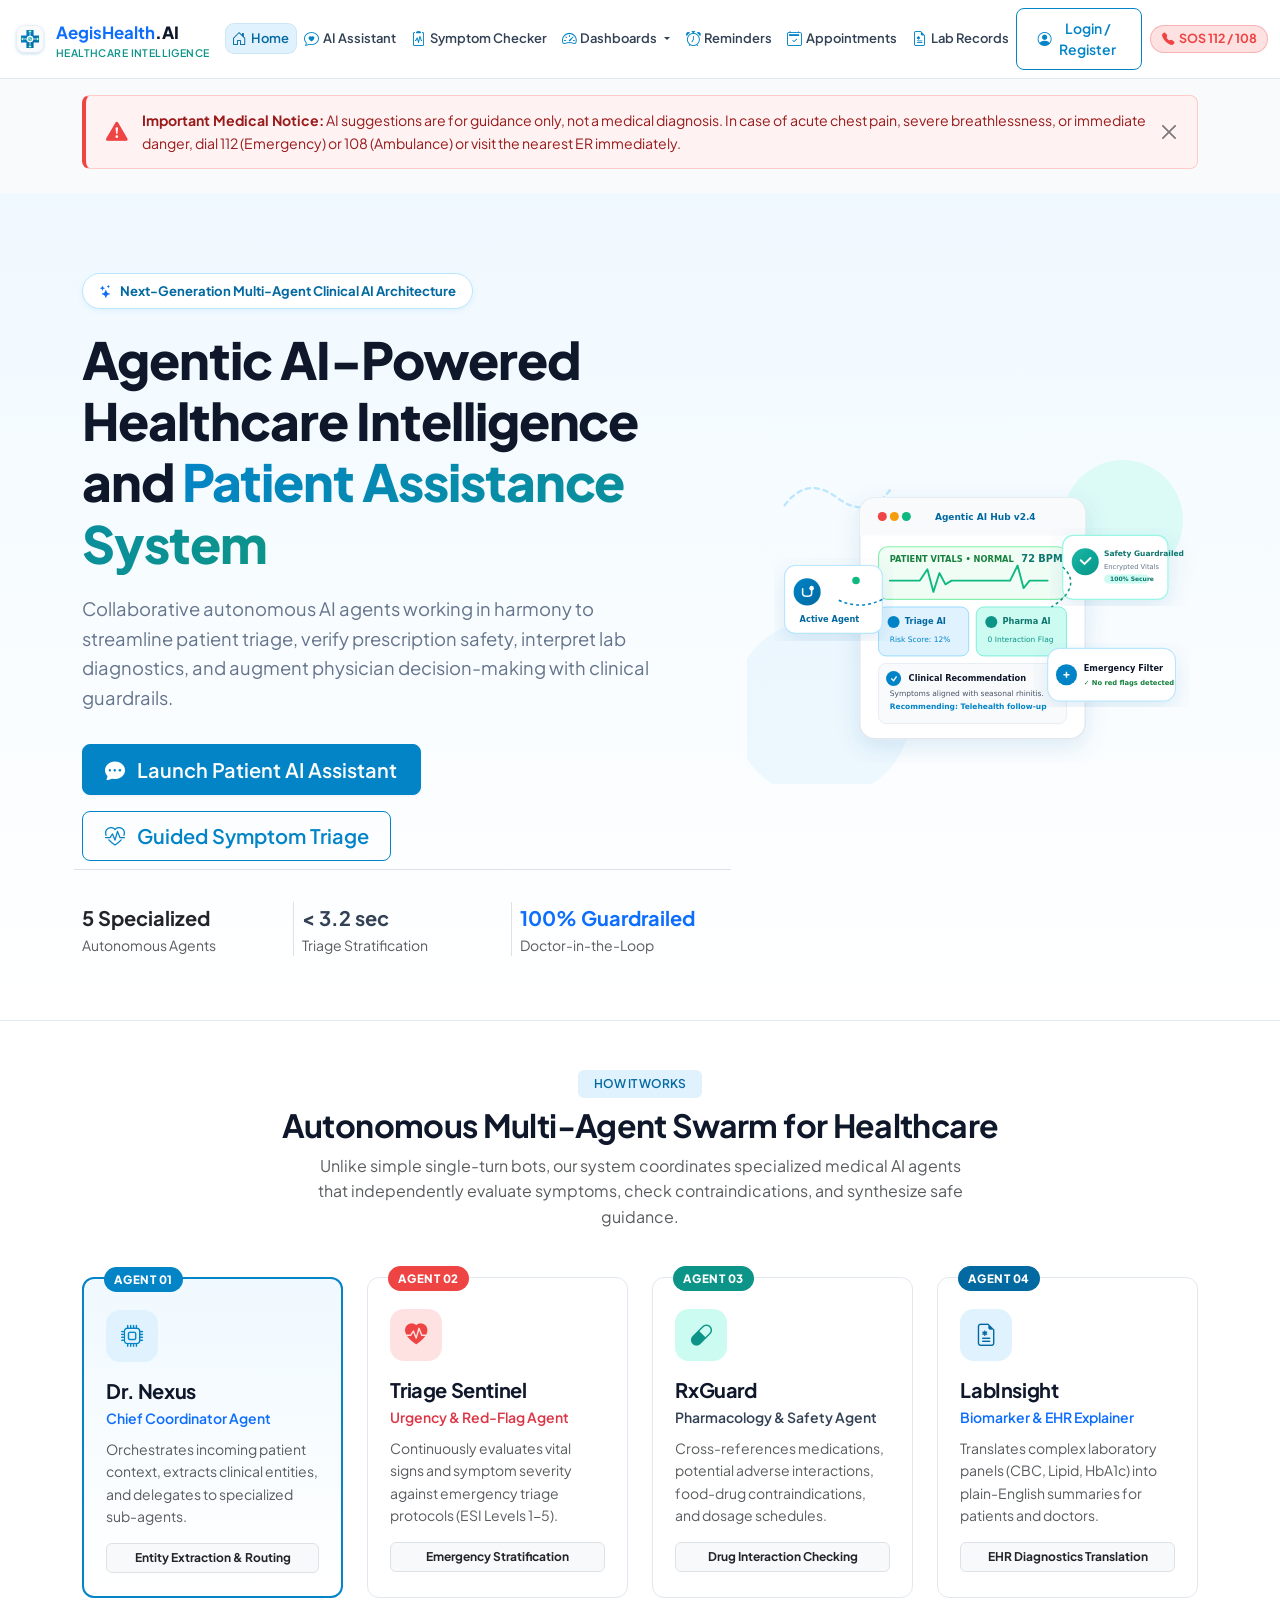
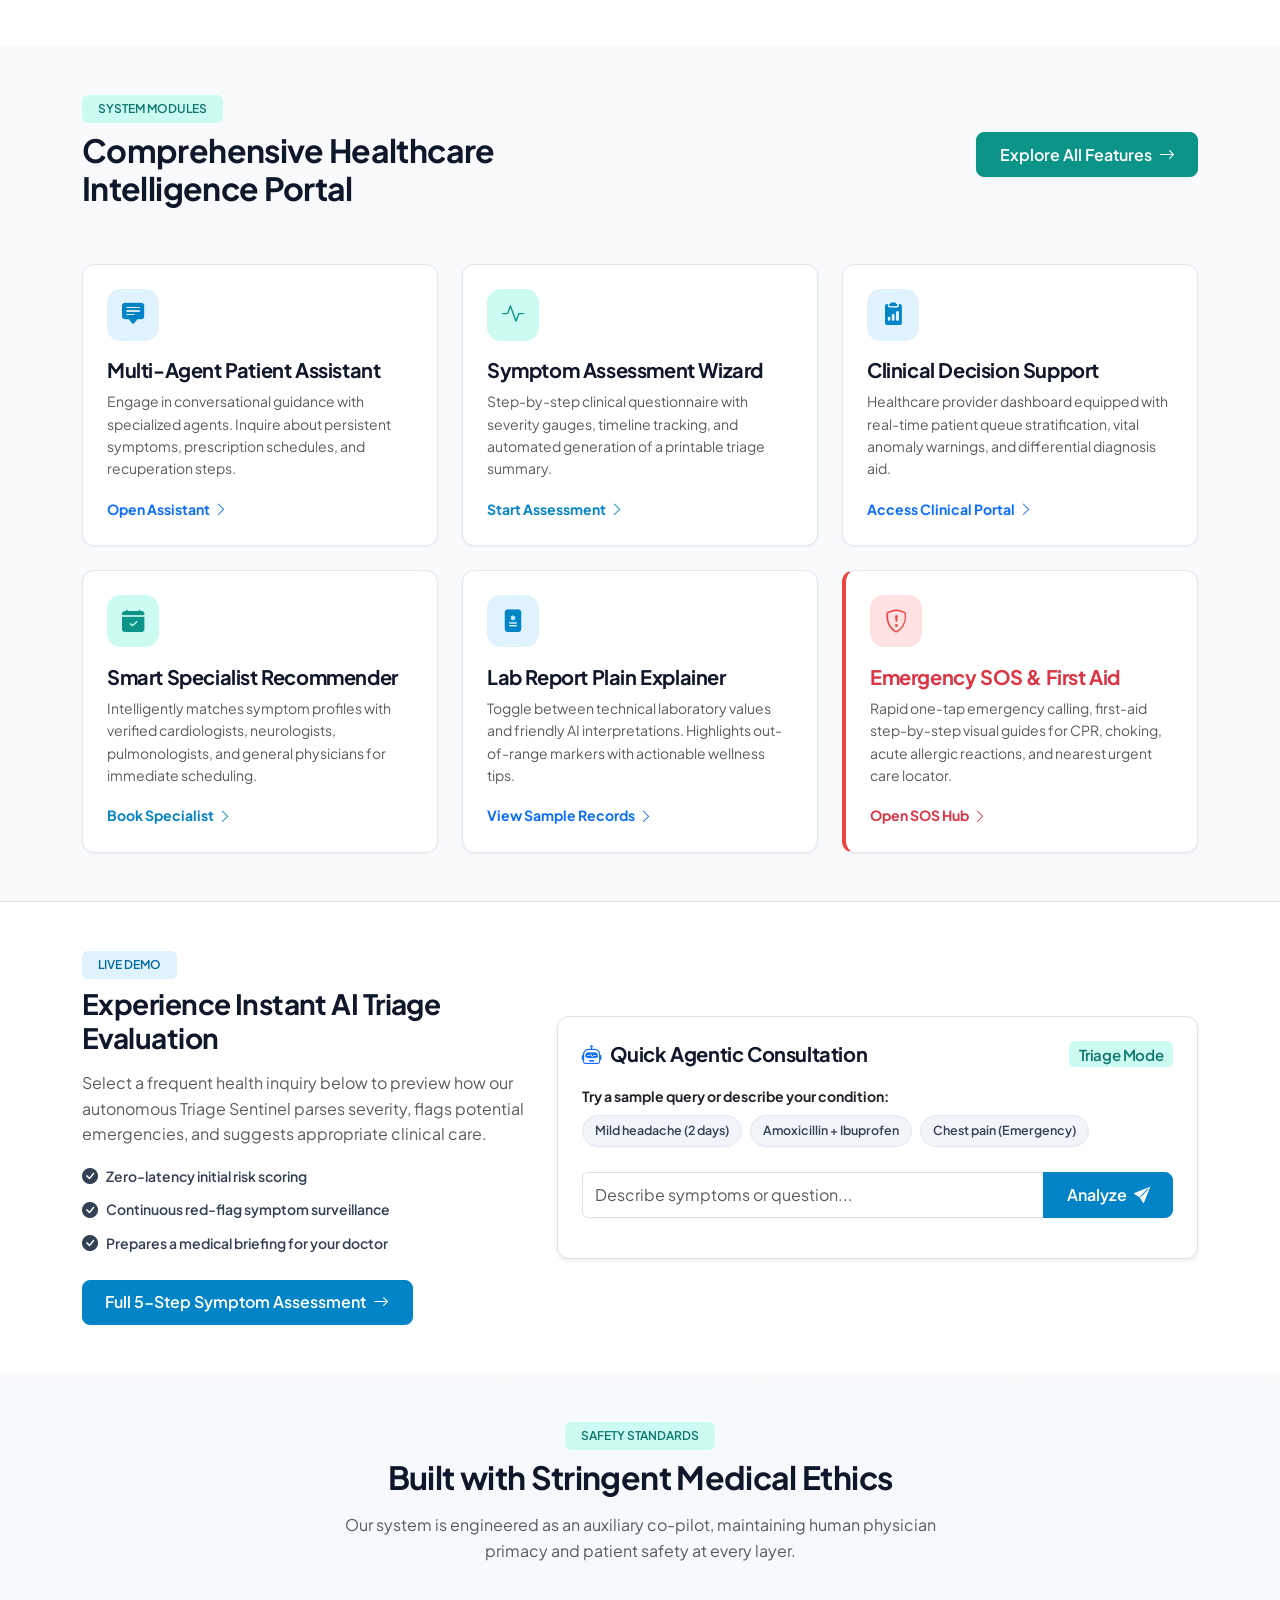
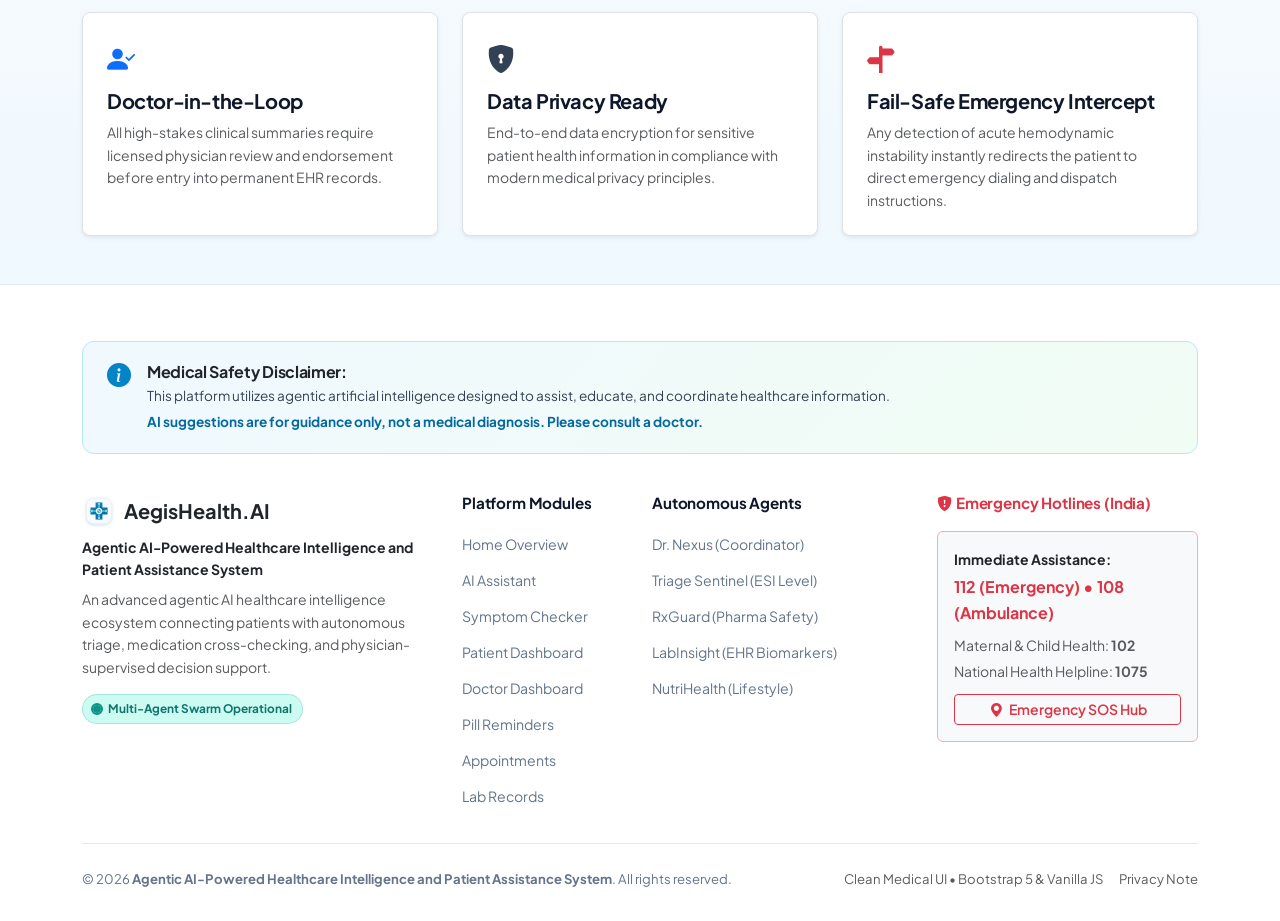
<file: index.html>
<!DOCTYPE html>
<html lang="en">
<head>
  <meta charset="UTF-8">
  <meta name="viewport" content="width=device-width, initial-scale=1.0">
  <title>Agentic AI-Powered Healthcare Intelligence and Patient Assistance System - AegisHealth AI</title>
  
  <!-- Google Fonts: Plus Jakarta Sans -->
  <link rel="preconnect" href="https://fonts.googleapis.com">
  <link rel="preconnect" href="https://fonts.gstatic.com" crossorigin>
  <link href="https://fonts.googleapis.com/css2?family=Plus+Jakarta+Sans:wght@400;500;600;700;800&display=swap" rel="stylesheet">
  
  <!-- Bootstrap 5 CSS -->
  <link href="https://cdn.jsdelivr.net/npm/bootstrap@5.3.3/dist/css/bootstrap.min.css" rel="stylesheet">
  
  <!-- Bootstrap Icons -->
  <link rel="stylesheet" href="https://cdn.jsdelivr.net/npm/bootstrap-icons@1.11.3/font/bootstrap-icons.min.css">
  
  <!-- Custom Medical Theme Stylesheet -->
  <link rel="stylesheet" href="css/style.css">
</head>
<body>

  <!-- ========================================================================
       SHARED NAVBAR
       ======================================================================== -->
  <nav class="navbar navbar-expand-xl site-navbar sticky-top">
    <div class="container">
      <a class="navbar-brand" href="index.html">
        <div class="brand-icon">
          <img src="images/logo.svg" alt="AegisHealth AI" width="40" height="40">
        </div>
        <div>
          <span class="text-primary fw-bold">AegisHealth</span><span class="text-teal">.AI</span>
          <span class="brand-text-sub">Healthcare Intelligence</span>
        </div>
      </a>

      <!-- Mobile Toggler -->
      <button class="navbar-toggler border-0 shadow-none" type="button" data-bs-toggle="collapse" data-bs-target="#mainNavbar" aria-controls="mainNavbar" aria-expanded="false" aria-label="Toggle navigation">
        <i class="bi bi-list fs-2 text-primary"></i>
      </button>

      <!-- Navigation Menu -->
      <div class="collapse navbar-collapse" id="mainNavbar">
        <ul class="navbar-nav mx-auto mb-2 mb-xl-0">
          <li class="nav-item">
            <a class="nav-link active" href="index.html">
              <i class="bi bi-house-door"></i> Home
            </a>
          </li>
          <li class="nav-item">
            <a class="nav-link" href="pages/patient-assistant.html">
              <i class="bi bi-chat-heart"></i> AI Assistant
            </a>
          </li>
          <li class="nav-item">
            <a class="nav-link" href="pages/symptom-checker.html">
              <i class="bi bi-clipboard2-pulse"></i> Symptom Checker
            </a>
          </li>
          
          <!-- Dashboards Dropdown -->
          <li class="nav-item dropdown">
            <a class="nav-link dropdown-toggle" href="#" id="dashboardsDropdown" role="button" data-bs-toggle="dropdown" aria-expanded="false">
              <i class="bi bi-speedometer2"></i> Dashboards
            </a>
            <ul class="dropdown-menu border-0 shadow-sm" aria-labelledby="dashboardsDropdown">
              <li>
                <a class="dropdown-item py-2" href="pages/patient-dashboard.html">
                  <i class="bi bi-person-badge text-teal me-2"></i> Patient Dashboard
                </a>
              </li>
              <li>
                <a class="dropdown-item py-2" href="pages/doctor-dashboard.html">
                  <i class="bi bi-hospital text-primary me-2"></i> Doctor Dashboard
                </a>
              </li>
            </ul>
          </li>

          <li class="nav-item">
            <a class="nav-link" href="pages/reminders.html">
              <i class="bi bi-alarm"></i> Reminders
            </a>
          </li>
          <li class="nav-item">
            <a class="nav-link" href="pages/appointments.html">
              <i class="bi bi-calendar2-check"></i> Appointments
            </a>
          </li>
          <li class="nav-item">
            <a class="nav-link" href="pages/health-records.html">
              <i class="bi bi-file-earmark-medical"></i> Lab Records
            </a>
          </li>
        </ul>

        <!-- Right Action Items -->
        <div class="d-flex align-items-center gap-2 mt-2 mt-xl-0">
          <a href="pages/login.html" class="btn btn-sm btn-med-outline d-inline-flex align-items-center gap-1">
            <i class="bi bi-person-circle"></i>
            <span>Login / Register</span>
          </a>

          <a href="pages/emergency.html" class="btn-emergency-nav text-decoration-none" title="112 (Emergency) & 108 (Ambulance)">
            <i class="bi bi-telephone-fill"></i>
            <span>SOS 112 / 108</span>
          </a>
        </div>
      </div>
    </div>
  </nav>

  <main>
    <!-- Safety Top Banner -->
    <div class="container mt-3">
      <div class="safety-disclaimer-banner">
        <i class="bi bi-exclamation-triangle-fill"></i>
        <div class="flex-grow-1">
          <strong>Important Medical Notice:</strong> AI suggestions are for guidance only, not a medical diagnosis. In case of acute chest pain, severe breathlessness, or immediate danger, dial 112 (Emergency) or 108 (Ambulance) or visit the nearest ER immediately.
        </div>
        <button type="button" class="btn-close emergency-banner-close" aria-label="Close"></button>
      </div>
    </div>

    <!-- ========================================================================
         HERO SECTION
         ======================================================================== -->
    <section class="hero-section">
      <div class="container">
        <div class="row align-items-center gy-5">
          <div class="col-lg-7">
            <div class="hero-pill-badge">
              <i class="bi bi-stars text-primary"></i> Next-Generation Multi-Agent Clinical AI Architecture
            </div>
            <h1 class="hero-title">
              Agentic AI-Powered Healthcare Intelligence and <span class="text-gradient-med">Patient Assistance System</span>
            </h1>
            <p class="hero-lead">
              Collaborative autonomous AI agents working in harmony to streamline patient triage, verify prescription safety, interpret lab diagnostics, and augment physician decision-making with clinical guardrails.
            </p>

            <div class="d-flex flex-wrap gap-3 mb-4">
              <a href="pages/patient-assistant.html" class="btn btn-med-primary btn-lg">
                <i class="bi bi-chat-dots-fill me-2"></i> Launch Patient AI Assistant
              </a>
              <a href="pages/symptom-checker.html" class="btn btn-med-outline btn-lg">
                <i class="bi bi-heart-pulse me-2"></i> Guided Symptom Triage
              </a>
            </div>

            <!-- Quick Trust Metrics -->
            <div class="row g-3 pt-3 border-top">
              <div class="col-4">
                <div class="fw-bold text-dark fs-5">5 Specialized</div>
                <div class="small text-muted">Autonomous Agents</div>
              </div>
              <div class="col-4 border-start border-end">
                <div class="fw-bold text-teal fs-5">&lt; 3.2 sec</div>
                <div class="small text-muted">Triage Stratification</div>
              </div>
              <div class="col-4">
                <div class="fw-bold text-primary fs-5">100% Guardrailed</div>
                <div class="small text-muted">Doctor-in-the-Loop</div>
              </div>
            </div>
          </div>

          <div class="col-lg-5">
            <div class="text-center">
              <img src="images/hero-illustration.svg" alt="Agentic Healthcare AI System" class="img-fluid" style="max-height: 400px;">
            </div>
          </div>
        </div>
      </div>
    </section>

    <!-- ========================================================================
         AGENTIC ARCHITECTURE & COLLABORATIVE WORKFLOW
         ======================================================================== -->
    <section class="py-5 bg-white">
      <div class="container">
        <div class="text-center mb-5">
          <span class="badge badge-soft-blue px-3 py-2 text-uppercase mb-2">How It Works</span>
          <h2 class="fw-bold">Autonomous Multi-Agent Swarm for Healthcare</h2>
          <p class="text-muted mx-auto" style="max-width: 650px;">
            Unlike simple single-turn bots, our system coordinates specialized medical AI agents that independently evaluate symptoms, check contraindications, and synthesize safe guidance.
          </p>
        </div>

        <div class="row g-4">
          <!-- Agent 1: Coordinator -->
          <div class="col-md-6 col-lg-3">
            <div class="agent-node-card active-node">
              <span class="step-indicator">Agent 01</span>
              <div class="icon-box-circle icon-box-blue mt-2">
                <i class="bi bi-cpu"></i>
              </div>
              <h5 class="fw-bold mb-1">Dr. Nexus</h5>
              <div class="small text-primary fw-semibold mb-2">Chief Coordinator Agent</div>
              <p class="text-muted small mb-3">
                Orchestrates incoming patient context, extracts clinical entities, and delegates to specialized sub-agents.
              </p>
              <div class="badge bg-light text-dark border small w-100 py-2">Entity Extraction & Routing</div>
            </div>
          </div>

          <!-- Agent 2: Triage -->
          <div class="col-md-6 col-lg-3">
            <div class="agent-node-card">
              <span class="step-indicator" style="background-color: var(--med-danger);">Agent 02</span>
              <div class="icon-box-circle icon-box-blue mt-2" style="background-color: var(--med-danger-light); color: var(--med-danger);">
                <i class="bi bi-heart-pulse-fill"></i>
              </div>
              <h5 class="fw-bold mb-1">Triage Sentinel</h5>
              <div class="small text-danger fw-semibold mb-2">Urgency & Red-Flag Agent</div>
              <p class="text-muted small mb-3">
                Continuously evaluates vital signs and symptom severity against emergency triage protocols (ESI Levels 1-5).
              </p>
              <div class="badge bg-light text-dark border small w-100 py-2">Emergency Stratification</div>
            </div>
          </div>

          <!-- Agent 3: Pharma -->
          <div class="col-md-6 col-lg-3">
            <div class="agent-node-card">
              <span class="step-indicator" style="background-color: var(--med-teal);">Agent 03</span>
              <div class="icon-box-circle icon-box-teal mt-2">
                <i class="bi bi-capsule"></i>
              </div>
              <h5 class="fw-bold mb-1">RxGuard</h5>
              <div class="small text-teal fw-semibold mb-2">Pharmacology & Safety Agent</div>
              <p class="text-muted small mb-3">
                Cross-references medications, potential adverse interactions, food-drug contraindications, and dosage schedules.
              </p>
              <div class="badge bg-light text-dark border small w-100 py-2">Drug Interaction Checking</div>
            </div>
          </div>

          <!-- Agent 4: Diagnostic -->
          <div class="col-md-6 col-lg-3">
            <div class="agent-node-card">
              <span class="step-indicator" style="background-color: #0369a1;">Agent 04</span>
              <div class="icon-box-circle icon-box-blue mt-2" style="background-color: #e0f2fe; color: #0369a1;">
                <i class="bi bi-file-earmark-medical"></i>
              </div>
              <h5 class="fw-bold mb-1">LabInsight</h5>
              <div class="small text-primary fw-semibold mb-2">Biomarker & EHR Explainer</div>
              <p class="text-muted small mb-3">
                Translates complex laboratory panels (CBC, Lipid, HbA1c) into plain-English summaries for patients and doctors.
              </p>
              <div class="badge bg-light text-dark border small w-100 py-2">EHR Diagnostics Translation</div>
            </div>
          </div>
        </div>
      </div>
    </section>

    <!-- ========================================================================
         CORE MODULES OVERVIEW
         ======================================================================== -->
    <section class="py-5" style="background-color: #f8fafc;">
      <div class="container">
        <div class="row align-items-center mb-5">
          <div class="col-lg-6">
            <span class="badge badge-soft-teal px-3 py-2 text-uppercase mb-2">System Modules</span>
            <h2 class="fw-bold">Comprehensive Healthcare Intelligence Portal</h2>
          </div>
          <div class="col-lg-6 text-lg-end">
            <a href="pages/patient-assistant.html" class="btn btn-med-teal">
              Explore All Features <i class="bi bi-arrow-right ms-1"></i>
            </a>
          </div>
        </div>

        <div class="row g-4">
          <!-- Card 1 -->
          <div class="col-md-6 col-lg-4">
            <div class="med-card h-100">
              <div class="icon-box-circle icon-box-blue">
                <i class="bi bi-chat-square-text-fill"></i>
              </div>
              <h4 class="fw-bold fs-5">Multi-Agent Patient Assistant</h4>
              <p class="text-muted small">
                Engage in conversational guidance with specialized agents. Inquire about persistent symptoms, prescription schedules, and recuperation steps.
              </p>
              <a href="pages/patient-assistant.html" class="fw-bold text-primary small d-inline-flex align-items-center gap-1">
                Open Assistant <i class="bi bi-chevron-right"></i>
              </a>
            </div>
          </div>

          <!-- Card 2 -->
          <div class="col-md-6 col-lg-4">
            <div class="med-card h-100">
              <div class="icon-box-circle icon-box-teal">
                <i class="bi bi-activity"></i>
              </div>
              <h4 class="fw-bold fs-5">Symptom Assessment Wizard</h4>
              <p class="text-muted small">
                Step-by-step clinical questionnaire with severity gauges, timeline tracking, and automated generation of a printable triage summary.
              </p>
              <a href="pages/symptom-checker.html" class="fw-bold text-teal small d-inline-flex align-items-center gap-1">
                Start Assessment <i class="bi bi-chevron-right"></i>
              </a>
            </div>
          </div>

          <!-- Card 3 -->
          <div class="col-md-6 col-lg-4">
            <div class="med-card h-100">
              <div class="icon-box-circle icon-box-blue">
                <i class="bi bi-clipboard2-data-fill"></i>
              </div>
              <h4 class="fw-bold fs-5">Clinical Decision Support</h4>
              <p class="text-muted small">
                Healthcare provider dashboard equipped with real-time patient queue stratification, vital anomaly warnings, and differential diagnosis aid.
              </p>
              <a href="pages/doctor-intelligence.html" class="fw-bold text-primary small d-inline-flex align-items-center gap-1">
                Access Clinical Portal <i class="bi bi-chevron-right"></i>
              </a>
            </div>
          </div>

          <!-- Card 4 -->
          <div class="col-md-6 col-lg-4">
            <div class="med-card h-100">
              <div class="icon-box-circle icon-box-teal">
                <i class="bi bi-calendar-check-fill"></i>
              </div>
              <h4 class="fw-bold fs-5">Smart Specialist Recommender</h4>
              <p class="text-muted small">
                Intelligently matches symptom profiles with verified cardiologists, neurologists, pulmonologists, and general physicians for immediate scheduling.
              </p>
              <a href="pages/appointments.html" class="fw-bold text-teal small d-inline-flex align-items-center gap-1">
                Book Specialist <i class="bi bi-chevron-right"></i>
              </a>
            </div>
          </div>

          <!-- Card 5 -->
          <div class="col-md-6 col-lg-4">
            <div class="med-card h-100">
              <div class="icon-box-circle icon-box-blue">
                <i class="bi bi-file-medical-fill"></i>
              </div>
              <h4 class="fw-bold fs-5">Lab Report Plain Explainer</h4>
              <p class="text-muted small">
                Toggle between technical laboratory values and friendly AI interpretations. Highlights out-of-range markers with actionable wellness tips.
              </p>
              <a href="pages/health-records.html" class="fw-bold text-primary small d-inline-flex align-items-center gap-1">
                View Sample Records <i class="bi bi-chevron-right"></i>
              </a>
            </div>
          </div>

          <!-- Card 6 -->
          <div class="col-md-6 col-lg-4">
            <div class="med-card h-100" style="border-left: 4px solid var(--med-danger);">
              <div class="icon-box-circle" style="background-color: var(--med-danger-light); color: var(--med-danger);">
                <i class="bi bi-shield-exclamation"></i>
              </div>
              <h4 class="fw-bold fs-5 text-danger">Emergency SOS & First Aid</h4>
              <p class="text-muted small">
                Rapid one-tap emergency calling, first-aid step-by-step visual guides for CPR, choking, acute allergic reactions, and nearest urgent care locator.
              </p>
              <a href="pages/emergency.html" class="fw-bold text-danger small d-inline-flex align-items-center gap-1">
                Open SOS Hub <i class="bi bi-chevron-right"></i>
              </a>
            </div>
          </div>
        </div>
      </div>
    </section>

    <!-- ========================================================================
         INTERACTIVE QUICK SYMPTOM TRIAGE PREVIEW WIDGET
         ======================================================================== -->
    <section class="py-5 bg-white border-top">
      <div class="container">
        <div class="row align-items-center gy-4">
          <div class="col-lg-5">
            <span class="badge badge-soft-blue px-3 py-2 text-uppercase mb-2">Live Demo</span>
            <h3 class="fw-bold mb-3">Experience Instant AI Triage Evaluation</h3>
            <p class="text-muted">
              Select a frequent health inquiry below to preview how our autonomous Triage Sentinel parses severity, flags potential emergencies, and suggests appropriate clinical care.
            </p>
            <div class="d-flex flex-column gap-2 mb-4">
              <div class="d-flex align-items-center gap-2">
                <i class="bi bi-check-circle-fill text-teal"></i>
                <span class="small fw-semibold">Zero-latency initial risk scoring</span>
              </div>
              <div class="d-flex align-items-center gap-2">
                <i class="bi bi-check-circle-fill text-teal"></i>
                <span class="small fw-semibold">Continuous red-flag symptom surveillance</span>
              </div>
              <div class="d-flex align-items-center gap-2">
                <i class="bi bi-check-circle-fill text-teal"></i>
                <span class="small fw-semibold">Prepares a medical briefing for your doctor</span>
              </div>
            </div>
            <a href="pages/symptom-checker.html" class="btn btn-med-primary">
              Full 5-Step Symptom Assessment <i class="bi bi-arrow-right ms-1"></i>
            </a>
          </div>

          <div class="col-lg-7">
            <div class="med-card-static border shadow-sm p-4">
              <h5 class="fw-bold mb-3 d-flex align-items-center justify-content-between">
                <span><i class="bi bi-robot text-primary me-2"></i>Quick Agentic Consultation</span>
                <span class="badge badge-soft-teal">Triage Mode</span>
              </h5>

              <label class="form-label small fw-bold text-dark">Try a sample query or describe your condition:</label>
              <div class="prompt-suggestions mb-3">
                <button type="button" class="suggestion-chip" onclick="document.getElementById('quick-prompt').value='I have had a mild throbbing headache for 2 days without fever'">Mild headache (2 days)</button>
                <button type="button" class="suggestion-chip" onclick="document.getElementById('quick-prompt').value='Can I take ibuprofen if I was prescribed amoxicillin this morning?'">Amoxicillin + Ibuprofen</button>
                <button type="button" class="suggestion-chip" onclick="document.getElementById('quick-prompt').value='Sudden crushing chest pain radiating to left arm'">Chest pain (Emergency)</button>
              </div>

              <div class="input-group mb-3">
                <input type="text" id="quick-prompt" class="form-control" placeholder="Describe symptoms or question...">
                <button class="btn btn-med-primary" type="button" id="quick-eval-btn">
                  Analyze <i class="bi bi-send-fill ms-1"></i>
                </button>
              </div>

              <!-- Quick Result Container -->
              <div id="quick-result-box" class="p-3 bg-light rounded border" style="display: none;">
                <div class="d-flex align-items-center justify-content-between mb-2">
                  <div class="fw-bold small text-primary" id="quick-agent-source">Dr. Nexus AI</div>
                  <span id="quick-risk-tag" class="badge"></span>
                </div>
                <div id="quick-result-text" class="small text-dark mb-2"></div>
                <div id="quick-result-action" class="small fw-bold"></div>
              </div>
            </div>
          </div>
        </div>
      </div>
    </section>

    <!-- ========================================================================
         CLINICAL SAFETY & ETHICAL GUARDRAILS
         ======================================================================== -->
    <section class="py-5" style="background: linear-gradient(180deg, #f8fafc 0%, #f0f9ff 100%);">
      <div class="container text-center">
        <span class="badge badge-soft-teal px-3 py-2 text-uppercase mb-2">Safety Standards</span>
        <h2 class="fw-bold mb-3">Built with Stringent Medical Ethics</h2>
        <p class="text-muted mx-auto mb-5" style="max-width: 600px;">
          Our system is engineered as an auxiliary co-pilot, maintaining human physician primacy and patient safety at every layer.
        </p>

        <div class="row g-4 text-start">
          <div class="col-md-4">
            <div class="bg-white p-4 rounded-3 border h-100 shadow-sm">
              <i class="bi bi-person-check-fill text-primary fs-3 mb-2 d-block"></i>
              <h5 class="fw-bold">Doctor-in-the-Loop</h5>
              <p class="text-muted small mb-0">
                All high-stakes clinical summaries require licensed physician review and endorsement before entry into permanent EHR records.
              </p>
            </div>
          </div>

          <div class="col-md-4">
            <div class="bg-white p-4 rounded-3 border h-100 shadow-sm">
              <i class="bi bi-shield-lock-fill text-teal fs-3 mb-2 d-block"></i>
              <h5 class="fw-bold">Data Privacy Ready</h5>
              <p class="text-muted small mb-0">
                End-to-end data encryption for sensitive patient health information in compliance with modern medical privacy principles.
              </p>
            </div>
          </div>

          <div class="col-md-4">
            <div class="bg-white p-4 rounded-3 border h-100 shadow-sm">
              <i class="bi bi-signpost-split-fill text-danger fs-3 mb-2 d-block"></i>
              <h5 class="fw-bold">Fail-Safe Emergency Intercept</h5>
              <p class="text-muted small mb-0">
                Any detection of acute hemodynamic instability instantly redirects the patient to direct emergency dialing and dispatch instructions.
              </p>
            </div>
          </div>
        </div>
      </div>
    </section>
  </main>

  <!-- ========================================================================
       SHARED FOOTER
       ======================================================================== -->
  <footer class="site-footer">
    <div class="container">
      
      <!-- Prominent Medical Disclaimer Box -->
      <div class="footer-disclaimer-box">
        <i class="bi bi-info-circle-fill disclaimer-icon"></i>
        <div>
          <h6 class="fw-bold mb-1 text-dark">Medical Safety Disclaimer:</h6>
          <p class="footer-disclaimer-text">
            This platform utilizes agentic artificial intelligence designed to assist, educate, and coordinate healthcare information. 
            <span class="mandatory-note">AI suggestions are for guidance only, not a medical diagnosis. Please consult a doctor.</span>
          </p>
        </div>
      </div>

      <div class="row g-4 mb-4">
        <!-- Col 1: Brand -->
        <div class="col-lg-4 col-md-6">
          <div class="d-flex align-items-center gap-2 mb-2">
            <img src="images/logo.svg" alt="AegisHealth AI" width="34" height="34">
            <span class="fw-bold fs-5 text-dark">AegisHealth<span class="text-teal">.AI</span></span>
          </div>
          <div class="fw-bold text-dark small mb-2">Agentic AI-Powered Healthcare Intelligence and Patient Assistance System</div>
          <p class="text-muted small mb-3">
            An advanced agentic AI healthcare intelligence ecosystem connecting patients with autonomous triage, medication cross-checking, and physician-supervised decision support.
          </p>
          <div class="agent-status-badge">
            <span class="pulse-dot"></span>
            <span>Multi-Agent Swarm Operational</span>
          </div>
        </div>

        <!-- Col 2: Navigation -->
        <div class="col-lg-2 col-md-6 col-6">
          <h6 class="footer-heading">Platform Modules</h6>
          <ul class="footer-links">
            <li><a href="index.html">Home Overview</a></li>
            <li><a href="pages/patient-assistant.html">AI Assistant</a></li>
            <li><a href="pages/symptom-checker.html">Symptom Checker</a></li>
            <li><a href="pages/patient-dashboard.html">Patient Dashboard</a></li>
            <li><a href="pages/doctor-dashboard.html">Doctor Dashboard</a></li>
            <li><a href="pages/reminders.html">Pill Reminders</a></li>
            <li><a href="pages/appointments.html">Appointments</a></li>
            <li><a href="pages/health-records.html">Lab Records</a></li>
          </ul>
        </div>

        <!-- Col 3: Agents -->
        <div class="col-lg-3 col-md-6 col-6">
          <h6 class="footer-heading">Autonomous Agents</h6>
          <ul class="footer-links">
            <li><a href="pages/patient-assistant.html">Dr. Nexus (Coordinator)</a></li>
            <li><a href="pages/symptom-checker.html">Triage Sentinel (ESI Level)</a></li>
            <li><a href="pages/patient-assistant.html">RxGuard (Pharma Safety)</a></li>
            <li><a href="pages/health-records.html">LabInsight (EHR Biomarkers)</a></li>
            <li><a href="pages/patient-assistant.html">NutriHealth (Lifestyle)</a></li>
          </ul>
        </div>

        <!-- Col 4: Urgent Emergency -->
        <div class="col-lg-3 col-md-6">
          <h6 class="footer-heading text-danger"><i class="bi bi-shield-fill-exclamation me-1"></i>Emergency Hotlines (India)</h6>
          <div class="p-3 bg-light rounded border border-danger-subtle">
            <div class="fw-bold text-dark small mb-1">Immediate Assistance:</div>
            <div class="fs-6 fw-bold text-danger mb-2">112 (Emergency) • 108 (Ambulance)</div>
            <div class="small text-muted mb-1">Maternal & Child Health: <strong>102</strong></div>
            <div class="small text-muted mb-2">National Health Helpline: <strong>1075</strong></div>
            <a href="pages/emergency.html" class="btn btn-sm btn-outline-danger w-100 mt-1 fw-semibold">
              <i class="bi bi-geo-alt-fill me-1"></i> Emergency SOS Hub
            </a>
          </div>
        </div>
      </div>

      <!-- Footer Bottom -->
      <div class="footer-bottom d-flex flex-wrap justify-content-between align-items-center gap-2">
        <div>
          &copy; 2026 <strong>Agentic AI-Powered Healthcare Intelligence and Patient Assistance System</strong>. All rights reserved.
        </div>
        <div class="d-flex gap-3">
          <span class="text-muted">Clean Medical UI • Bootstrap 5 & Vanilla JS</span>
          <a href="#" class="text-muted" onclick="alert('All user medical prompts and vitals are kept local in this frontend simulation.'); return false;">Privacy Note</a>
        </div>
      </div>
    </div>
  </footer>

  <!-- Bootstrap 5 Bundle JS (Popper included) -->
  <script src="https://cdn.jsdelivr.net/npm/bootstrap@5.3.3/dist/js/bootstrap.bundle.min.js"></script>
  
  <!-- Global Shared JS -->
  <script src="js/main.js"></script>

  <!-- Interactive Quick Preview Script for Landing Page -->
  <script>
    document.addEventListener('DOMContentLoaded', () => {
      const evalBtn = document.getElementById('quick-eval-btn');
      const promptInput = document.getElementById('quick-prompt');
      const resultBox = document.getElementById('quick-result-box');
      const agentSource = document.getElementById('quick-agent-source');
      const riskTag = document.getElementById('quick-risk-tag');
      const resultText = document.getElementById('quick-result-text');
      const resultAction = document.getElementById('quick-result-action');

      if (evalBtn && promptInput) {
        evalBtn.addEventListener('click', () => {
          const val = promptInput.value.trim();
          if (!val) {
            showToast("Input Required", "Please enter symptoms or select a prompt.", "warning");
            return;
          }

          evalBtn.disabled = true;
          evalBtn.innerHTML = '<span class="spinner-border spinner-border-sm me-1"></span> Analyzing...';

          setTimeout(() => {
            evalBtn.disabled = false;
            evalBtn.innerHTML = 'Analyze <i class="bi bi-send-fill ms-1"></i>';
            resultBox.style.display = 'block';

            const lower = val.toLowerCase();
            if (lower.includes('chest pain') || lower.includes('crushing')) {
              agentSource.textContent = "Triage Sentinel Agent (CRITICAL ALERT)";
              riskTag.className = "badge bg-danger";
              riskTag.textContent = "EMERGENCY";
              resultText.innerHTML = "<strong>CRITICAL RED FLAG:</strong> Crushing chest pain requires immediate emergency evaluation to rule out acute myocardial infarction.";
              resultAction.innerHTML = "<a href='pages/emergency.html' class='text-danger'>Initiate Emergency Protocol & Call 112 / 108 immediately &rarr;</a>";
            } else if (lower.includes('amoxicillin') || lower.includes('ibuprofen')) {
              agentSource.textContent = "RxGuard Pharmacological Agent";
              riskTag.className = "badge bg-teal text-white";
              riskTag.textContent = "COMPATIBLE";
              resultText.innerHTML = "Amoxicillin and Ibuprofen generally have no severe drug-drug contraindication for healthy adults. Always take ibuprofen with food to protect gastric lining.";
              resultAction.innerHTML = "<a href='pages/patient-assistant.html' class='text-primary'>Ask detailed dosage questions in AI Assistant &rarr;</a>";
            } else {
              agentSource.textContent = "Dr. Nexus Coordinator Agent";
              riskTag.className = "badge bg-warning text-dark";
              riskTag.textContent = "ROUTINE MONITORING";
              resultText.innerHTML = `Identified: "${val}". Recommended initial steps: rest, hydration, and monitoring. If symptoms escalate beyond 48 hours, consult a physician.`;
              resultAction.innerHTML = "<a href='pages/symptom-checker.html' class='text-primary'>Run Complete 5-Step Symptom Assessment &rarr;</a>";
            }
          }, 800);
        });
      }
    });
  </script>
</body>
</html>
</file>
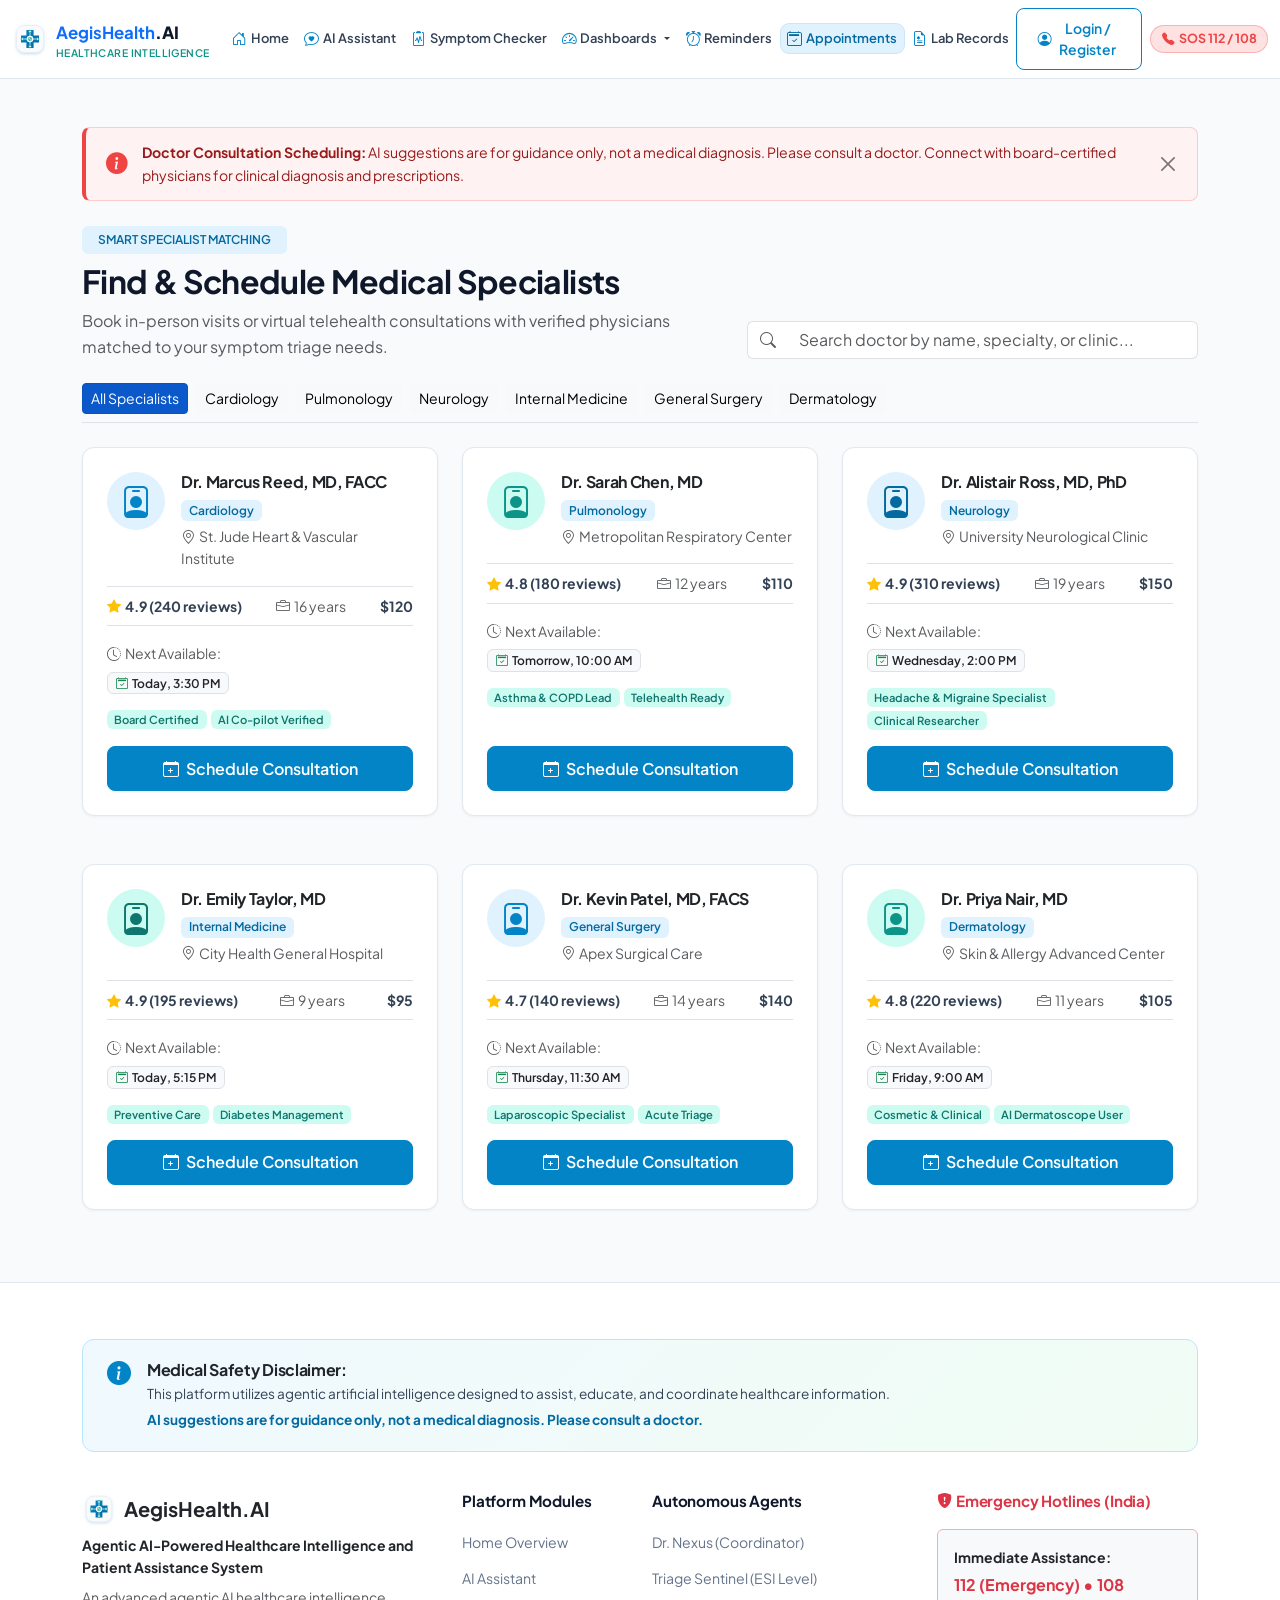
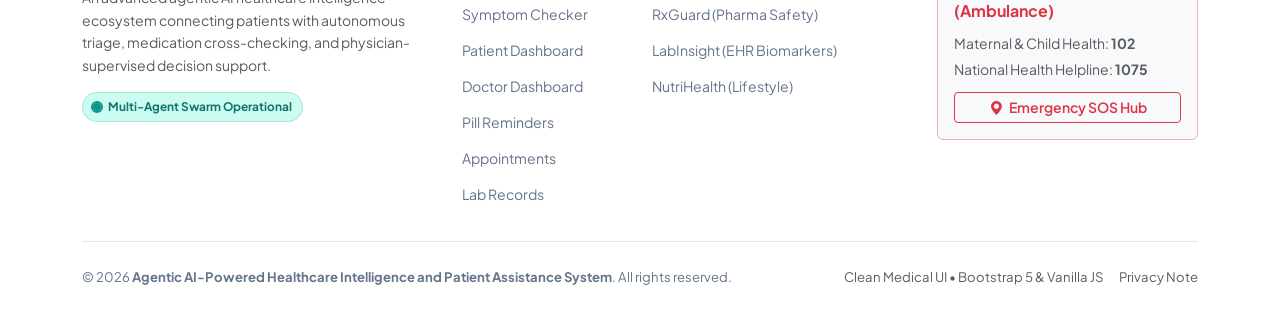
<file: pages/appointments.html>
<!DOCTYPE html>
<html lang="en">
<head>
  <meta charset="UTF-8">
  <meta name="viewport" content="width=device-width, initial-scale=1.0">
  <title>Smart Specialist Recommender & Appointments - AegisHealth AI</title>
  
  <!-- Google Fonts: Plus Jakarta Sans -->
  <link rel="preconnect" href="https://fonts.googleapis.com">
  <link rel="preconnect" href="https://fonts.gstatic.com" crossorigin>
  <link href="https://fonts.googleapis.com/css2?family=Plus+Jakarta+Sans:wght@400;500;600;700;800&display=swap" rel="stylesheet">
  
  <!-- Bootstrap 5 CSS -->
  <link href="https://cdn.jsdelivr.net/npm/bootstrap@5.3.3/dist/css/bootstrap.min.css" rel="stylesheet">
  
  <!-- Bootstrap Icons -->
  <link rel="stylesheet" href="https://cdn.jsdelivr.net/npm/bootstrap-icons@1.11.3/font/bootstrap-icons.min.css">
  
  <!-- Custom Medical Theme Stylesheet -->
  <link rel="stylesheet" href="../css/style.css">
</head>
<body>

  <!-- ========================================================================
       SHARED NAVBAR
       ======================================================================== -->
  <nav class="navbar navbar-expand-xl site-navbar sticky-top">
    <div class="container">
      <a class="navbar-brand" href="../index.html">
        <div class="brand-icon">
          <img src="../images/logo.svg" alt="AegisHealth AI" width="40" height="40">
        </div>
        <div>
          <span class="text-primary fw-bold">AegisHealth</span><span class="text-teal">.AI</span>
          <span class="brand-text-sub">Healthcare Intelligence</span>
        </div>
      </a>

      <!-- Mobile Toggler -->
      <button class="navbar-toggler border-0 shadow-none" type="button" data-bs-toggle="collapse" data-bs-target="#mainNavbar" aria-controls="mainNavbar" aria-expanded="false" aria-label="Toggle navigation">
        <i class="bi bi-list fs-2 text-primary"></i>
      </button>

      <!-- Navigation Menu -->
      <div class="collapse navbar-collapse" id="mainNavbar">
        <ul class="navbar-nav mx-auto mb-2 mb-xl-0">
          <li class="nav-item">
            <a class="nav-link" href="../index.html">
              <i class="bi bi-house-door"></i> Home
            </a>
          </li>
          <li class="nav-item">
            <a class="nav-link" href="patient-assistant.html">
              <i class="bi bi-chat-heart"></i> AI Assistant
            </a>
          </li>
          <li class="nav-item">
            <a class="nav-link" href="symptom-checker.html">
              <i class="bi bi-clipboard2-pulse"></i> Symptom Checker
            </a>
          </li>
          
          <!-- Dashboards Dropdown -->
          <li class="nav-item dropdown">
            <a class="nav-link dropdown-toggle" href="#" id="dashboardsDropdown" role="button" data-bs-toggle="dropdown" aria-expanded="false">
              <i class="bi bi-speedometer2"></i> Dashboards
            </a>
            <ul class="dropdown-menu border-0 shadow-sm" aria-labelledby="dashboardsDropdown">
              <li>
                <a class="dropdown-item py-2" href="patient-dashboard.html">
                  <i class="bi bi-person-badge text-teal me-2"></i> Patient Dashboard
                </a>
              </li>
              <li>
                <a class="dropdown-item py-2" href="doctor-dashboard.html">
                  <i class="bi bi-hospital text-primary me-2"></i> Doctor Dashboard
                </a>
              </li>
            </ul>
          </li>

          <li class="nav-item">
            <a class="nav-link" href="reminders.html">
              <i class="bi bi-alarm"></i> Reminders
            </a>
          </li>
          <li class="nav-item">
            <a class="nav-link active" href="appointments.html">
              <i class="bi bi-calendar2-check"></i> Appointments
            </a>
          </li>
          <li class="nav-item">
            <a class="nav-link" href="health-records.html">
              <i class="bi bi-file-earmark-medical"></i> Lab Records
            </a>
          </li>
        </ul>

        <!-- Right Action Items -->
        <div class="d-flex align-items-center gap-2 mt-2 mt-xl-0">
          <a href="login.html" class="btn btn-sm btn-med-outline d-inline-flex align-items-center gap-1">
            <i class="bi bi-person-circle"></i>
            <span>Login / Register</span>
          </a>

          <a href="emergency.html" class="btn-emergency-nav text-decoration-none" title="112 (Emergency) & 108 (Ambulance)">
            <i class="bi bi-telephone-fill"></i>
            <span>SOS 112 / 108</span>
          </a>
        </div>
      </div>
    </div>
  </nav>

  <main class="py-5">
    <div class="container">
      
      <!-- Top Disclaimer Alert -->
      <div class="safety-disclaimer-banner">
        <i class="bi bi-info-circle-fill"></i>
        <div class="flex-grow-1">
          <strong>Doctor Consultation Scheduling:</strong> AI suggestions are for guidance only, not a medical diagnosis. Please consult a doctor. Connect with board-certified physicians for clinical diagnosis and prescriptions.
        </div>
        <button type="button" class="btn-close emergency-banner-close" aria-label="Close"></button>
      </div>

      <!-- Header & Intro -->
      <div class="row align-items-end mb-4 gy-3">
        <div class="col-lg-7">
          <span class="badge badge-soft-blue px-3 py-2 text-uppercase mb-2">Smart Specialist Matching</span>
          <h2 class="fw-bold">Find & Schedule Medical Specialists</h2>
          <p class="text-muted mb-0">
            Book in-person visits or virtual telehealth consultations with verified physicians matched to your symptom triage needs.
          </p>
        </div>
        <div class="col-lg-5">
          <div class="input-group">
            <span class="input-group-text bg-white border-end-0"><i class="bi bi-search text-muted"></i></span>
            <input type="text" id="search-doctor-input" class="form-control border-start-0" placeholder="Search doctor by name, specialty, or clinic...">
          </div>
        </div>
      </div>

      <!-- Specialty Filter Pills -->
      <div class="d-flex flex-wrap gap-2 mb-4 pb-2 border-bottom">
        <button class="btn btn-sm btn-primary specialty-filter-btn active" data-specialty="All">All Specialists</button>
        <button class="btn btn-sm btn-light specialty-filter-btn" data-specialty="Cardiology">Cardiology</button>
        <button class="btn btn-sm btn-light specialty-filter-btn" data-specialty="Pulmonology">Pulmonology</button>
        <button class="btn btn-sm btn-light specialty-filter-btn" data-specialty="Neurology">Neurology</button>
        <button class="btn btn-sm btn-light specialty-filter-btn" data-specialty="Internal Medicine">Internal Medicine</button>
        <button class="btn btn-sm btn-light specialty-filter-btn" data-specialty="General Surgery">General Surgery</button>
        <button class="btn btn-sm btn-light specialty-filter-btn" data-specialty="Dermatology">Dermatology</button>
      </div>

      <!-- Doctors Grid Container -->
      <div class="row g-4" id="doctors-list">
        <!-- Dynamically rendered via js/appointments.js -->
      </div>

    </div>
  </main>

  <!-- ========================================================================
       BOOKING MODAL
       ======================================================================== -->
  <div class="modal fade" id="bookingModal" tabindex="-1" aria-labelledby="bookingModalLabel" aria-hidden="true">
    <div class="modal-dialog modal-dialog-centered">
      <div class="modal-content">
        <div class="modal-header bg-light">
          <div>
            <h5 class="modal-title fw-bold text-dark" id="booking-doctor-name">Schedule Consultation</h5>
            <small class="text-muted" id="booking-doctor-spec">Doctor Specialty</small>
          </div>
          <button type="button" class="btn-close" data-bs-dismiss="modal" aria-label="Close"></button>
        </div>

        <form id="booking-form">
          <div class="modal-body p-4">
            <div class="alert alert-info py-2 px-3 small border mb-3" id="booking-doctor-fee">
              Consultation Fee: $120
            </div>

            <div class="mb-3">
              <label for="book-patient-name" class="form-label fw-bold small text-dark">Patient Full Name</label>
              <input type="text" class="form-control" id="book-patient-name" required placeholder="e.g. Alex Johnson">
            </div>

            <div class="row g-2 mb-3">
              <div class="col-6">
                <label for="book-phone" class="form-label fw-bold small text-dark">Phone Number</label>
                <input type="tel" class="form-control" id="book-phone" required placeholder="(555) 000-0000">
              </div>
              <div class="col-6">
                <label for="book-slot-time" class="form-label fw-bold small text-dark">Select Slot</label>
                <select class="form-select" id="book-slot-time">
                  <option value="Today 3:30 PM">Today 3:30 PM</option>
                  <option value="Tomorrow 10:00 AM">Tomorrow 10:00 AM</option>
                  <option value="Tomorrow 2:15 PM">Tomorrow 2:15 PM</option>
                  <option value="Thursday 11:30 AM">Thursday 11:30 AM</option>
                </select>
              </div>
            </div>

            <div class="mb-3">
              <label class="form-label fw-bold small text-dark">Consultation Format</label>
              <div class="d-flex gap-3">
                <div class="form-check">
                  <input class="form-check-input" type="radio" name="format" id="fmt-clinic" value="In-Clinic" checked>
                  <label class="form-check-label small" for="fmt-clinic">In-Person Clinic Visit</label>
                </div>
                <div class="form-check">
                  <input class="form-check-input" type="radio" name="format" id="fmt-tele" value="Telehealth">
                  <label class="form-check-label small" for="fmt-tele">Virtual Telehealth Video</label>
                </div>
              </div>
            </div>

            <div class="mb-3">
              <label for="book-reason" class="form-label fw-bold small text-dark">Reason for Visit / AI Triage Note</label>
              <textarea class="form-control" id="book-reason" rows="2" placeholder="Briefly describe symptoms or recent test results..."></textarea>
            </div>

            <div class="form-check small text-muted">
              <input class="form-check-input" type="checkbox" id="book-attach-summary" checked>
              <label class="form-check-label" for="book-attach-summary">
                Attach my AI Symptom Assessment Summary to doctor's intake chart
              </label>
            </div>
          </div>

          <div class="modal-footer bg-light">
            <button type="button" class="btn btn-outline-secondary" data-bs-dismiss="modal">Cancel</button>
            <button type="submit" class="btn btn-med-primary">
              <i class="bi bi-check2-circle me-1"></i> Confirm Booking
            </button>
          </div>
        </form>
      </div>
    </div>
  </div>

  <!-- ========================================================================
       SHARED FOOTER
       ======================================================================== -->
  <footer class="site-footer">
    <div class="container">
      
      <!-- Prominent Medical Disclaimer Box -->
      <div class="footer-disclaimer-box">
        <i class="bi bi-info-circle-fill disclaimer-icon"></i>
        <div>
          <h6 class="fw-bold mb-1 text-dark">Medical Safety Disclaimer:</h6>
          <p class="footer-disclaimer-text">
            This platform utilizes agentic artificial intelligence designed to assist, educate, and coordinate healthcare information. 
            <span class="mandatory-note">AI suggestions are for guidance only, not a medical diagnosis. Please consult a doctor.</span>
          </p>
        </div>
      </div>

      <div class="row g-4 mb-4">
        <!-- Col 1: Brand -->
        <div class="col-lg-4 col-md-6">
          <div class="d-flex align-items-center gap-2 mb-2">
            <img src="../images/logo.svg" alt="AegisHealth AI" width="34" height="34">
            <span class="fw-bold fs-5 text-dark">AegisHealth<span class="text-teal">.AI</span></span>
          </div>
          <div class="fw-bold text-dark small mb-2">Agentic AI-Powered Healthcare Intelligence and Patient Assistance System</div>
          <p class="text-muted small mb-3">
            An advanced agentic AI healthcare intelligence ecosystem connecting patients with autonomous triage, medication cross-checking, and physician-supervised decision support.
          </p>
          <div class="agent-status-badge">
            <span class="pulse-dot"></span>
            <span>Multi-Agent Swarm Operational</span>
          </div>
        </div>

        <!-- Col 2: Navigation -->
        <div class="col-lg-2 col-md-6 col-6">
          <h6 class="footer-heading">Platform Modules</h6>
          <ul class="footer-links">
            <li><a href="../index.html">Home Overview</a></li>
            <li><a href="patient-assistant.html">AI Assistant</a></li>
            <li><a href="symptom-checker.html">Symptom Checker</a></li>
            <li><a href="patient-dashboard.html">Patient Dashboard</a></li>
            <li><a href="doctor-dashboard.html">Doctor Dashboard</a></li>
            <li><a href="reminders.html">Pill Reminders</a></li>
            <li><a href="appointments.html">Appointments</a></li>
            <li><a href="health-records.html">Lab Records</a></li>
          </ul>
        </div>

        <!-- Col 3: Agents -->
        <div class="col-lg-3 col-md-6 col-6">
          <h6 class="footer-heading">Autonomous Agents</h6>
          <ul class="footer-links">
            <li><a href="patient-assistant.html">Dr. Nexus (Coordinator)</a></li>
            <li><a href="symptom-checker.html">Triage Sentinel (ESI Level)</a></li>
            <li><a href="patient-assistant.html">RxGuard (Pharma Safety)</a></li>
            <li><a href="health-records.html">LabInsight (EHR Biomarkers)</a></li>
            <li><a href="patient-assistant.html">NutriHealth (Lifestyle)</a></li>
          </ul>
        </div>

        <!-- Col 4: Urgent Emergency -->
        <div class="col-lg-3 col-md-6">
          <h6 class="footer-heading text-danger"><i class="bi bi-shield-fill-exclamation me-1"></i>Emergency Hotlines (India)</h6>
          <div class="p-3 bg-light rounded border border-danger-subtle">
            <div class="fw-bold text-dark small mb-1">Immediate Assistance:</div>
            <div class="fs-6 fw-bold text-danger mb-2">112 (Emergency) • 108 (Ambulance)</div>
            <div class="small text-muted mb-1">Maternal & Child Health: <strong>102</strong></div>
            <div class="small text-muted mb-2">National Health Helpline: <strong>1075</strong></div>
            <a href="emergency.html" class="btn btn-sm btn-outline-danger w-100 mt-1 fw-semibold">
              <i class="bi bi-geo-alt-fill me-1"></i> Emergency SOS Hub
            </a>
          </div>
        </div>
      </div>

      <!-- Footer Bottom -->
      <div class="footer-bottom d-flex flex-wrap justify-content-between align-items-center gap-2">
        <div>
          &copy; 2026 <strong>Agentic AI-Powered Healthcare Intelligence and Patient Assistance System</strong>. All rights reserved.
        </div>
        <div class="d-flex gap-3">
          <span class="text-muted">Clean Medical UI • Bootstrap 5 & Vanilla JS</span>
          <a href="#" class="text-muted" onclick="alert('All user medical prompts and vitals are kept local in this frontend simulation.'); return false;">Privacy Note</a>
        </div>
      </div>
    </div>
  </footer>

  <!-- Bootstrap 5 Bundle JS -->
  <script src="https://cdn.jsdelivr.net/npm/bootstrap@5.3.3/dist/js/bootstrap.bundle.min.js"></script>
  
  <!-- Global Shared JS -->
  <script src="../js/main.js"></script>

  <!-- Appointments Logic -->
  <script src="../js/appointments.js"></script>
</body>
</html>
</file>
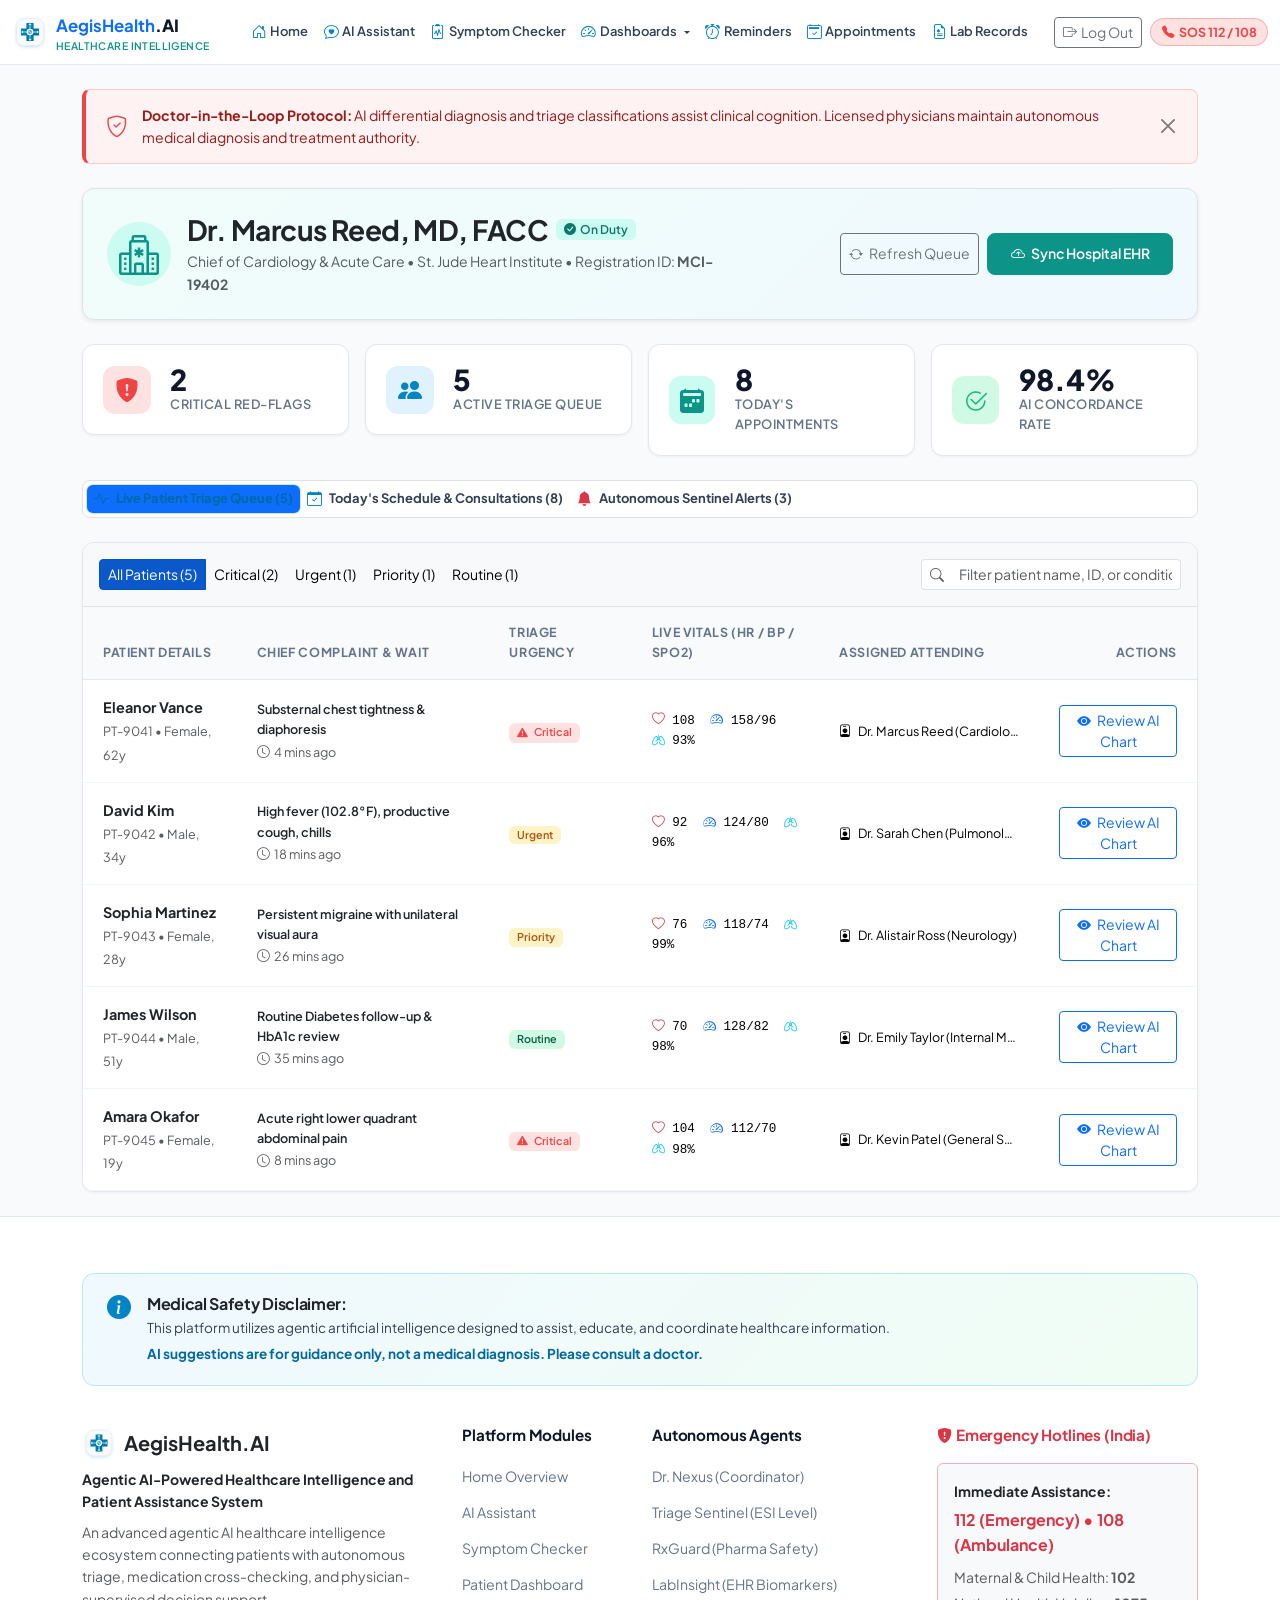
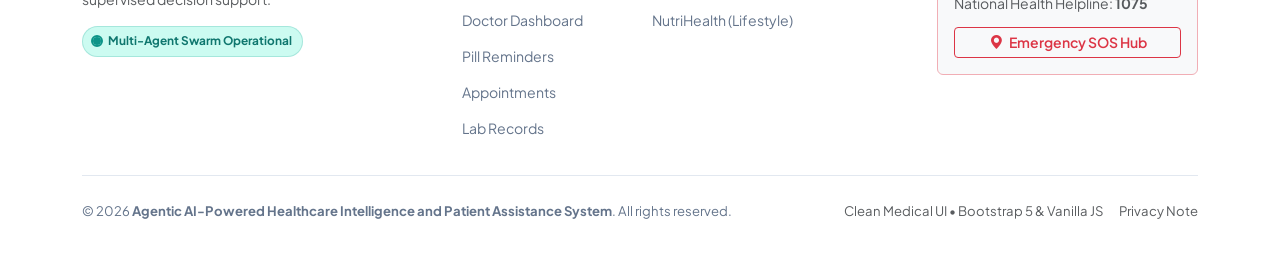
<file: pages/doctor-dashboard.html>
<!DOCTYPE html>
<html lang="en">
<head>
  <meta charset="UTF-8">
  <meta name="viewport" content="width=device-width, initial-scale=1.0">
  <title>Doctor Dashboard & CDSS - AegisHealth AI</title>
  
  <!-- Google Fonts: Plus Jakarta Sans -->
  <link rel="preconnect" href="https://fonts.googleapis.com">
  <link rel="preconnect" href="https://fonts.gstatic.com" crossorigin>
  <link href="https://fonts.googleapis.com/css2?family=Plus+Jakarta+Sans:wght@400;500;600;700;800&display=swap" rel="stylesheet">
  
  <!-- Bootstrap 5 CSS -->
  <link href="https://cdn.jsdelivr.net/npm/bootstrap@5.3.3/dist/css/bootstrap.min.css" rel="stylesheet">
  
  <!-- Bootstrap Icons -->
  <link rel="stylesheet" href="https://cdn.jsdelivr.net/npm/bootstrap-icons@1.11.3/font/bootstrap-icons.min.css">
  
  <!-- Custom Medical Theme Stylesheet -->
  <link rel="stylesheet" href="../css/style.css">
</head>
<body>

  <!-- ========================================================================
       SHARED NAVBAR
       ======================================================================== -->
  <nav class="navbar navbar-expand-xl site-navbar sticky-top">
    <div class="container">
      <a class="navbar-brand" href="../index.html">
        <div class="brand-icon">
          <img src="../images/logo.svg" alt="AegisHealth AI" width="40" height="40">
        </div>
        <div>
          <span class="text-primary fw-bold">AegisHealth</span><span class="text-teal">.AI</span>
          <span class="brand-text-sub">Healthcare Intelligence</span>
        </div>
      </a>

      <!-- Mobile Toggler -->
      <button class="navbar-toggler border-0 shadow-none" type="button" data-bs-toggle="collapse" data-bs-target="#mainNavbar" aria-controls="mainNavbar" aria-expanded="false" aria-label="Toggle navigation">
        <i class="bi bi-list fs-2 text-primary"></i>
      </button>

      <!-- Navigation Menu -->
      <div class="collapse navbar-collapse" id="mainNavbar">
        <ul class="navbar-nav mx-auto mb-2 mb-xl-0">
          <li class="nav-item">
            <a class="nav-link" href="../index.html">
              <i class="bi bi-house-door"></i> Home
            </a>
          </li>
          <li class="nav-item">
            <a class="nav-link" href="patient-assistant.html">
              <i class="bi bi-chat-heart"></i> AI Assistant
            </a>
          </li>
          <li class="nav-item">
            <a class="nav-link" href="symptom-checker.html">
              <i class="bi bi-clipboard2-pulse"></i> Symptom Checker
            </a>
          </li>
          
          <!-- Dashboards Dropdown -->
          <li class="nav-item dropdown">
            <a class="nav-link dropdown-toggle active" href="#" id="dashboardsDropdown" role="button" data-bs-toggle="dropdown" aria-expanded="false">
              <i class="bi bi-speedometer2"></i> Dashboards
            </a>
            <ul class="dropdown-menu border-0 shadow-sm" aria-labelledby="dashboardsDropdown">
              <li>
                <a class="dropdown-item py-2" href="patient-dashboard.html">
                  <i class="bi bi-person-badge text-teal me-2"></i> Patient Dashboard
                </a>
              </li>
              <li>
                <a class="dropdown-item py-2 active" href="doctor-dashboard.html">
                  <i class="bi bi-hospital text-primary me-2"></i> Doctor Dashboard
                </a>
              </li>
            </ul>
          </li>

          <li class="nav-item">
            <a class="nav-link" href="reminders.html">
              <i class="bi bi-alarm"></i> Reminders
            </a>
          </li>
          <li class="nav-item">
            <a class="nav-link" href="appointments.html">
              <i class="bi bi-calendar2-check"></i> Appointments
            </a>
          </li>
          <li class="nav-item">
            <a class="nav-link" href="health-records.html">
              <i class="bi bi-file-earmark-medical"></i> Lab Records
            </a>
          </li>
        </ul>

        <!-- Right Action Items -->
        <div class="d-flex align-items-center gap-2 mt-2 mt-xl-0">
          <a href="login.html" class="btn btn-sm btn-outline-secondary d-inline-flex align-items-center gap-1">
            <i class="bi bi-box-arrow-right"></i>
            <span>Log Out</span>
          </a>

          <a href="emergency.html" class="btn-emergency-nav text-decoration-none" title="112 (Emergency) & 108 (Ambulance)">
            <i class="bi bi-telephone-fill"></i>
            <span>SOS 112 / 108</span>
          </a>
        </div>
      </div>
    </div>
  </nav>

  <main class="py-4">
    <div class="container">
      
      <!-- Top Safety Banner -->
      <div class="safety-disclaimer-banner">
        <i class="bi bi-shield-check"></i>
        <div class="flex-grow-1">
          <strong>Doctor-in-the-Loop Protocol:</strong> AI differential diagnosis and triage classifications assist clinical cognition. Licensed physicians maintain autonomous medical diagnosis and treatment authority.
        </div>
        <button type="button" class="btn-close emergency-banner-close" aria-label="Close"></button>
      </div>

      <!-- Doctor Profile Bar -->
      <div class="med-card-static border shadow-sm p-4 mb-4" style="background: linear-gradient(135deg, #f0fdfa 0%, #f0f9ff 100%);">
        <div class="row align-items-center gy-3">
          <div class="col-md-7 d-flex align-items-center gap-3">
            <div class="rounded-circle d-flex align-items-center justify-content-center flex-shrink-0" style="width: 64px; height: 64px; background-color: var(--med-teal-light); color: var(--med-teal);">
              <i class="bi bi-hospital fs-1"></i>
            </div>
            <div>
              <div class="d-flex align-items-center gap-2 mb-1">
                <h3 class="fw-bold text-dark mb-0">Dr. Marcus Reed, MD, FACC</h3>
                <span class="badge badge-soft-teal"><i class="bi bi-check-circle-fill me-1"></i>On Duty</span>
              </div>
              <div class="small text-muted">
                Chief of Cardiology & Acute Care • St. Jude Heart Institute • Registration ID: <strong>MCI-19402</strong>
              </div>
            </div>
          </div>

          <div class="col-md-5 text-md-end">
            <div class="d-flex flex-wrap gap-2 justify-content-md-end">
              <button class="btn btn-sm btn-outline-secondary" onclick="window.location.reload();">
                <i class="bi bi-arrow-repeat me-1"></i> Refresh Queue
              </button>
              <button class="btn btn-sm btn-med-teal" onclick="showToast('EHR Connected', 'Synchronized with Hospital EHR System.', 'success');">
                <i class="bi bi-cloud-arrow-up me-1"></i> Sync Hospital EHR
              </button>
            </div>
          </div>
        </div>
      </div>

      <!-- Doctor Stats Strip -->
      <div class="row g-3 mb-4">
        <div class="col-sm-6 col-lg-3">
          <div class="stat-widget">
            <div class="stat-widget-icon" style="background-color: var(--med-danger-light); color: var(--med-danger);">
              <i class="bi bi-shield-fill-exclamation"></i>
            </div>
            <div>
              <div class="stat-number">2</div>
              <div class="stat-label">Critical Red-Flags</div>
            </div>
          </div>
        </div>

        <div class="col-sm-6 col-lg-3">
          <div class="stat-widget">
            <div class="stat-widget-icon icon-box-blue">
              <i class="bi bi-people-fill"></i>
            </div>
            <div>
              <div class="stat-number">5</div>
              <div class="stat-label">Active Triage Queue</div>
            </div>
          </div>
        </div>

        <div class="col-sm-6 col-lg-3">
          <div class="stat-widget">
            <div class="stat-widget-icon icon-box-teal">
              <i class="bi bi-calendar2-week-fill"></i>
            </div>
            <div>
              <div class="stat-number">8</div>
              <div class="stat-label">Today's Appointments</div>
            </div>
          </div>
        </div>

        <div class="col-sm-6 col-lg-3">
          <div class="stat-widget">
            <div class="stat-widget-icon" style="background-color: var(--med-success-light); color: var(--med-success);">
              <i class="bi bi-check2-circle"></i>
            </div>
            <div>
              <div class="stat-number">98.4%</div>
              <div class="stat-label">AI Concordance Rate</div>
            </div>
          </div>
        </div>
      </div>

      <!-- Doctor Workspace Tabs -->
      <ul class="nav nav-pills mb-4 p-1 bg-white border rounded-3" id="docTabs" role="tablist">
        <li class="nav-item" role="presentation">
          <button class="nav-link active fw-bold small py-2" id="queue-tab" data-bs-toggle="pill" data-bs-target="#queue-panel" type="button" role="tab" aria-selected="true">
            <i class="bi bi-activity me-1"></i> Live Patient Triage Queue (5)
          </button>
        </li>
        <li class="nav-item" role="presentation">
          <button class="nav-link fw-bold small py-2" id="schedule-tab" data-bs-toggle="pill" data-bs-target="#schedule-panel" type="button" role="tab" aria-selected="false">
            <i class="bi bi-calendar-check me-1"></i> Today's Schedule & Consultations (8)
          </button>
        </li>
        <li class="nav-item" role="presentation">
          <button class="nav-link fw-bold small py-2" id="alerts-tab" data-bs-toggle="pill" data-bs-target="#alerts-panel" type="button" role="tab" aria-selected="false">
            <i class="bi bi-bell-fill me-1 text-danger"></i> Autonomous Sentinel Alerts (3)
          </button>
        </li>
      </ul>

      <div class="tab-content" id="docTabsContent">
        
        <!-- TAB 1: LIVE PATIENT TRIAGE QUEUE -->
        <div class="tab-pane fade show active" id="queue-panel" role="tabpanel" aria-labelledby="queue-tab">
          <div class="doctor-table-card">
            
            <!-- Table Toolbar -->
            <div class="p-3 border-bottom d-flex flex-wrap align-items-center justify-content-between gap-3 bg-light">
              <div class="btn-group btn-group-sm" role="group">
                <button type="button" class="btn btn-primary filter-tab-btn active" data-filter="All">All Patients (5)</button>
                <button type="button" class="btn btn-light filter-tab-btn" data-filter="Critical">Critical (2)</button>
                <button type="button" class="btn btn-light filter-tab-btn" data-filter="Urgent">Urgent (1)</button>
                <button type="button" class="btn btn-light filter-tab-btn" data-filter="Priority">Priority (1)</button>
                <button type="button" class="btn btn-light filter-tab-btn" data-filter="Routine">Routine (1)</button>
              </div>

              <div style="min-width: 260px;">
                <div class="input-group input-group-sm">
                  <span class="input-group-text bg-white border-end-0"><i class="bi bi-search text-muted"></i></span>
                  <input type="text" id="search-patient-input" class="form-control border-start-0" placeholder="Filter patient name, ID, or condition...">
                </div>
              </div>
            </div>

            <!-- Patients Data Table -->
            <div class="table-responsive">
              <table class="table table-custom align-middle">
                <thead>
                  <tr>
                    <th>Patient Details</th>
                    <th>Chief Complaint & Wait</th>
                    <th>Triage Urgency</th>
                    <th>Live Vitals (HR / BP / SpO2)</th>
                    <th>Assigned Attending</th>
                    <th class="text-end">Actions</th>
                  </tr>
                </thead>
                <tbody id="patient-table-body">
                  <!-- Populated via js/dashboard.js -->
                </tbody>
              </table>
            </div>
          </div>
        </div>

        <!-- TAB 2: TODAY'S CONSULTATION SCHEDULE -->
        <div class="tab-pane fade" id="schedule-panel" role="tabpanel" aria-labelledby="schedule-tab">
          <div class="med-card-static border shadow-sm p-4">
            <div class="d-flex align-items-center justify-content-between pb-3 border-bottom mb-4">
              <div>
                <h5 class="fw-bold text-dark mb-0">Scheduled Consultations for Today</h5>
                <small class="text-muted">Total: 8 patients booked (5 Telehealth, 3 In-Clinic)</small>
              </div>
              <button class="btn btn-sm btn-med-primary" onclick="alert('Slot availability calendar opened (Simulated).');">
                <i class="bi bi-clock-plus me-1"></i> Add Walk-In Slot
              </button>
            </div>

            <div class="d-flex flex-column gap-3">
              
              <!-- Appt 1 -->
              <div class="p-3 border rounded-3 bg-light d-flex flex-wrap align-items-center justify-content-between gap-3">
                <div class="d-flex align-items-center gap-3">
                  <div class="rounded-circle d-flex align-items-center justify-content-center text-primary" style="width: 44px; height: 44px; background-color: var(--med-primary-light);">
                    <i class="bi bi-camera-video fs-5"></i>
                  </div>
                  <div>
                    <strong class="text-dark">Priya Sharma</strong> <span class="badge badge-soft-teal ms-1">Telehealth</span>
                    <div class="small text-muted">Time: <strong>10:30 AM</strong> • Ref #APT-904128 • Reason: Blood pressure review</div>
                  </div>
                </div>
                <div class="d-flex gap-2">
                  <a href="patient-dashboard.html" class="btn btn-sm btn-outline-secondary">View Profile</a>
                  <button class="btn btn-sm btn-med-teal" onclick="alert('Launching encrypted Telehealth video call with Priya Sharma.');">
                    <i class="bi bi-camera-video me-1"></i> Start Consultation
                  </button>
                </div>
              </div>

              <!-- Appt 2 -->
              <div class="p-3 border rounded-3 bg-white d-flex flex-wrap align-items-center justify-content-between gap-3">
                <div class="d-flex align-items-center gap-3">
                  <div class="rounded-circle d-flex align-items-center justify-content-center text-teal" style="width: 44px; height: 44px; background-color: var(--med-teal-light);">
                    <i class="bi bi-geo-alt fs-5"></i>
                  </div>
                  <div>
                    <strong class="text-dark">David Kim</strong> <span class="badge badge-soft-blue ms-1">In-Clinic Room 3B</span>
                    <div class="small text-muted">Time: <strong>11:15 AM</strong> • Ref #APT-904129 • Reason: Productive cough & fever</div>
                  </div>
                </div>
                <div class="d-flex gap-2">
                  <button class="btn btn-sm btn-outline-primary" onclick="showToast('Chart Opened', 'Loading EHR for David Kim...', 'info');">
                    <i class="bi bi-file-medical me-1"></i> Open Chart
                  </button>
                </div>
              </div>

              <!-- Appt 3 -->
              <div class="p-3 border rounded-3 bg-white d-flex flex-wrap align-items-center justify-content-between gap-3">
                <div class="d-flex align-items-center gap-3">
                  <div class="rounded-circle d-flex align-items-center justify-content-center text-primary" style="width: 44px; height: 44px; background-color: var(--med-primary-light);">
                    <i class="bi bi-camera-video fs-5"></i>
                  </div>
                  <div>
                    <strong class="text-dark">James Wilson</strong> <span class="badge badge-soft-teal ms-1">Telehealth</span>
                    <div class="small text-muted">Time: <strong>2:00 PM</strong> • Ref #APT-904130 • Reason: Routine HbA1c review</div>
                  </div>
                </div>
                <div class="d-flex gap-2">
                  <button class="btn btn-sm btn-outline-primary" onclick="showToast('Chart Opened', 'Loading EHR for James Wilson...', 'info');">
                    <i class="bi bi-file-medical me-1"></i> Open Chart
                  </button>
                </div>
              </div>

            </div>
          </div>
        </div>

        <!-- TAB 3: CDSS SENTINEL ALERTS -->
        <div class="tab-pane fade" id="alerts-panel" role="tabpanel" aria-labelledby="alerts-tab">
          <div class="med-card-static border shadow-sm p-4">
            <h5 class="fw-bold text-dark mb-3"><i class="bi bi-cpu text-primary me-2"></i>Autonomous AI Sentinel Clinical Feed</h5>
            
            <div class="alert alert-danger border d-flex align-items-start gap-3 py-3 mb-3">
              <i class="bi bi-exclamation-triangle-fill fs-3 text-danger flex-shrink-0"></i>
              <div>
                <strong>Critical ECG Alert: Patient Eleanor Vance (PT-9041)</strong>
                <div class="small mb-2">Automated telemetry flagged potential ST-segment elevation across leads V2-V4. Immediate troponin lab test & stat cardiology consult recommended.</div>
                <button class="btn btn-sm btn-danger view-patient-btn" data-id="PT-9041">Review AI Chart & Order Cath Lab</button>
              </div>
            </div>

            <div class="alert alert-warning border d-flex align-items-start gap-3 py-3 mb-3">
              <i class="bi bi-shield-exclamation fs-3 text-warning flex-shrink-0"></i>
              <div>
                <strong>Acute Tenderness Flag: Patient Amara Okafor (PT-9045)</strong>
                <div class="small mb-2">McBurney's point tenderness reported. Suspected acute appendicitis (84% probability). Abdominal ultrasound queued.</div>
                <button class="btn btn-sm btn-warning view-patient-btn" data-id="PT-9045">Review Surgical Chart</button>
              </div>
            </div>

            <div class="alert alert-info border d-flex align-items-start gap-3 py-3">
              <i class="bi bi-info-circle-fill fs-3 text-primary flex-shrink-0"></i>
              <div>
                <strong>Prescription Interaction Intercept: RxGuard Agent</strong>
                <div class="small">No severe contraindications flagged for active inpatients over the last 6 hours.</div>
              </div>
            </div>
          </div>
        </div>

      </div>

    </div>
  </main>

  <!-- ========================================================================
       MODAL: DETAILED PATIENT AI CLINICAL CHART & DECISION SUPPORT
       ======================================================================== -->
  <div class="modal fade" id="patientDetailModal" tabindex="-1" aria-labelledby="patientDetailModalLabel" aria-hidden="true">
    <div class="modal-dialog modal-lg modal-dialog-centered">
      <div class="modal-content">
        <div class="modal-header bg-light">
          <div>
            <h5 class="modal-title fw-bold text-dark" id="modal-patient-name">Patient Name</h5>
            <small class="text-muted" id="modal-patient-meta">Gender, Age • Admitted info</small>
          </div>
          <button type="button" class="btn-close" data-bs-dismiss="modal" aria-label="Close"></button>
        </div>

        <div class="modal-body p-4">
          <!-- Urgency Banner inside Modal -->
          <div class="d-flex align-items-center justify-content-between p-3 rounded mb-3 bg-light border">
            <div>
              <span class="small text-muted d-block">Presenting Complaint:</span>
              <strong class="text-dark" id="modal-patient-complaint">Complaint text</strong>
            </div>
            <div id="modal-patient-triage" class="badge">Triage Status</div>
          </div>

          <!-- Vitals Strip -->
          <h6 class="fw-bold text-dark small text-uppercase mb-2"><i class="bi bi-activity text-danger me-1"></i>Monitored Vital Signs</h6>
          <div class="row g-2 mb-4">
            <div class="col-3">
              <div class="p-2 border rounded text-center bg-light">
                <small class="text-muted d-block">Heart Rate</small>
                <strong class="text-danger" id="modal-vital-hr">--</strong>
              </div>
            </div>
            <div class="col-3">
              <div class="p-2 border rounded text-center bg-light">
                <small class="text-muted d-block">Blood Pressure</small>
                <strong class="text-primary" id="modal-vital-bp">--</strong>
              </div>
            </div>
            <div class="col-3">
              <div class="p-2 border rounded text-center bg-light">
                <small class="text-muted d-block">SpO2 Oxygen</small>
                <strong class="text-info" id="modal-vital-spo2">--</strong>
              </div>
            </div>
            <div class="col-3">
              <div class="p-2 border rounded text-center bg-light">
                <small class="text-muted d-block">Temp</small>
                <strong class="text-warning" id="modal-vital-temp">--</strong>
              </div>
            </div>
          </div>

          <!-- AI Clinical Alerts -->
          <div class="alert alert-warning border d-flex align-items-start gap-2 py-2 mb-4">
            <i class="bi bi-exclamation-triangle-fill fs-5 text-warning flex-shrink-0"></i>
            <div>
              <strong>Autonomous Sentinel Alert:</strong>
              <div class="small" id="modal-patient-alerts">No alerts</div>
            </div>
          </div>

          <!-- Differential Diagnosis Probabilities -->
          <h6 class="fw-bold text-dark small text-uppercase mb-2"><i class="bi bi-diagram-3-fill text-primary me-1"></i>AI Differential Diagnosis Probabilities</h6>
          <div class="p-3 border rounded bg-light mb-3" id="modal-patient-diff">
            <!-- Differential bars populated dynamically via js/dashboard.js -->
          </div>
        </div>

        <div class="modal-footer bg-light justify-content-between">
          <button type="button" class="btn btn-outline-secondary" data-bs-dismiss="modal">Close</button>
          <div class="d-flex gap-2">
            <button type="button" class="btn btn-outline-primary" id="btn-order-labs">
              <i class="bi bi-prescription2 me-1"></i> Order Stat Labs & Imaging
            </button>
            <button type="button" class="btn btn-med-primary" id="btn-approve-plan">
              <i class="bi bi-check-circle-fill me-1"></i> Approve Clinical Pathway
            </button>
          </div>
        </div>
      </div>
    </div>
  </div>

  <!-- ========================================================================
       SHARED FOOTER
       ======================================================================== -->
  <footer class="site-footer">
    <div class="container">
      
      <!-- Prominent Medical Disclaimer Box -->
      <div class="footer-disclaimer-box">
        <i class="bi bi-info-circle-fill disclaimer-icon"></i>
        <div>
          <h6 class="fw-bold mb-1 text-dark">Medical Safety Disclaimer:</h6>
          <p class="footer-disclaimer-text">
            This platform utilizes agentic artificial intelligence designed to assist, educate, and coordinate healthcare information. 
            <span class="mandatory-note">AI suggestions are for guidance only, not a medical diagnosis. Please consult a doctor.</span>
          </p>
        </div>
      </div>

      <div class="row g-4 mb-4">
        <!-- Col 1: Brand -->
        <div class="col-lg-4 col-md-6">
          <div class="d-flex align-items-center gap-2 mb-2">
            <img src="../images/logo.svg" alt="AegisHealth AI" width="34" height="34">
            <span class="fw-bold fs-5 text-dark">AegisHealth<span class="text-teal">.AI</span></span>
          </div>
          <div class="fw-bold text-dark small mb-2">Agentic AI-Powered Healthcare Intelligence and Patient Assistance System</div>
          <p class="text-muted small mb-3">
            An advanced agentic AI healthcare intelligence ecosystem connecting patients with autonomous triage, medication cross-checking, and physician-supervised decision support.
          </p>
          <div class="agent-status-badge">
            <span class="pulse-dot"></span>
            <span>Multi-Agent Swarm Operational</span>
          </div>
        </div>

        <!-- Col 2: Navigation -->
        <div class="col-lg-2 col-md-6 col-6">
          <h6 class="footer-heading">Platform Modules</h6>
          <ul class="footer-links">
            <li><a href="../index.html">Home Overview</a></li>
            <li><a href="patient-assistant.html">AI Assistant</a></li>
            <li><a href="symptom-checker.html">Symptom Checker</a></li>
            <li><a href="patient-dashboard.html">Patient Dashboard</a></li>
            <li><a href="doctor-dashboard.html">Doctor Dashboard</a></li>
            <li><a href="reminders.html">Pill Reminders</a></li>
            <li><a href="appointments.html">Appointments</a></li>
            <li><a href="health-records.html">Lab Records</a></li>
          </ul>
        </div>

        <!-- Col 3: Agents -->
        <div class="col-lg-3 col-md-6 col-6">
          <h6 class="footer-heading">Autonomous Agents</h6>
          <ul class="footer-links">
            <li><a href="patient-assistant.html">Dr. Nexus (Coordinator)</a></li>
            <li><a href="symptom-checker.html">Triage Sentinel (ESI Level)</a></li>
            <li><a href="patient-assistant.html">RxGuard (Pharma Safety)</a></li>
            <li><a href="health-records.html">LabInsight (EHR Biomarkers)</a></li>
            <li><a href="patient-assistant.html">NutriHealth (Lifestyle)</a></li>
          </ul>
        </div>

        <!-- Col 4: Urgent Emergency -->
        <div class="col-lg-3 col-md-6">
          <h6 class="footer-heading text-danger"><i class="bi bi-shield-fill-exclamation me-1"></i>Emergency Hotlines (India)</h6>
          <div class="p-3 bg-light rounded border border-danger-subtle">
            <div class="fw-bold text-dark small mb-1">Immediate Assistance:</div>
            <div class="fs-6 fw-bold text-danger mb-2">112 (Emergency) • 108 (Ambulance)</div>
            <div class="small text-muted mb-1">Maternal & Child Health: <strong>102</strong></div>
            <div class="small text-muted mb-2">National Health Helpline: <strong>1075</strong></div>
            <a href="emergency.html" class="btn btn-sm btn-outline-danger w-100 mt-1 fw-semibold">
              <i class="bi bi-geo-alt-fill me-1"></i> Emergency SOS Hub
            </a>
          </div>
        </div>
      </div>

      <!-- Footer Bottom -->
      <div class="footer-bottom d-flex flex-wrap justify-content-between align-items-center gap-2">
        <div>
          &copy; 2026 <strong>Agentic AI-Powered Healthcare Intelligence and Patient Assistance System</strong>. All rights reserved.
        </div>
        <div class="d-flex gap-3">
          <span class="text-muted">Clean Medical UI • Bootstrap 5 & Vanilla JS</span>
          <a href="#" class="text-muted" onclick="alert('All user medical prompts and vitals are kept local in this frontend simulation.'); return false;">Privacy Note</a>
        </div>
      </div>
    </div>
  </footer>

  <!-- Bootstrap 5 Bundle JS -->
  <script src="https://cdn.jsdelivr.net/npm/bootstrap@5.3.3/dist/js/bootstrap.bundle.min.js"></script>
  
  <!-- Global Shared JS -->
  <script src="../js/main.js"></script>

  <!-- Doctor Dashboard Logic -->
  <script src="../js/dashboard.js"></script>
</body>
</html>
</file>
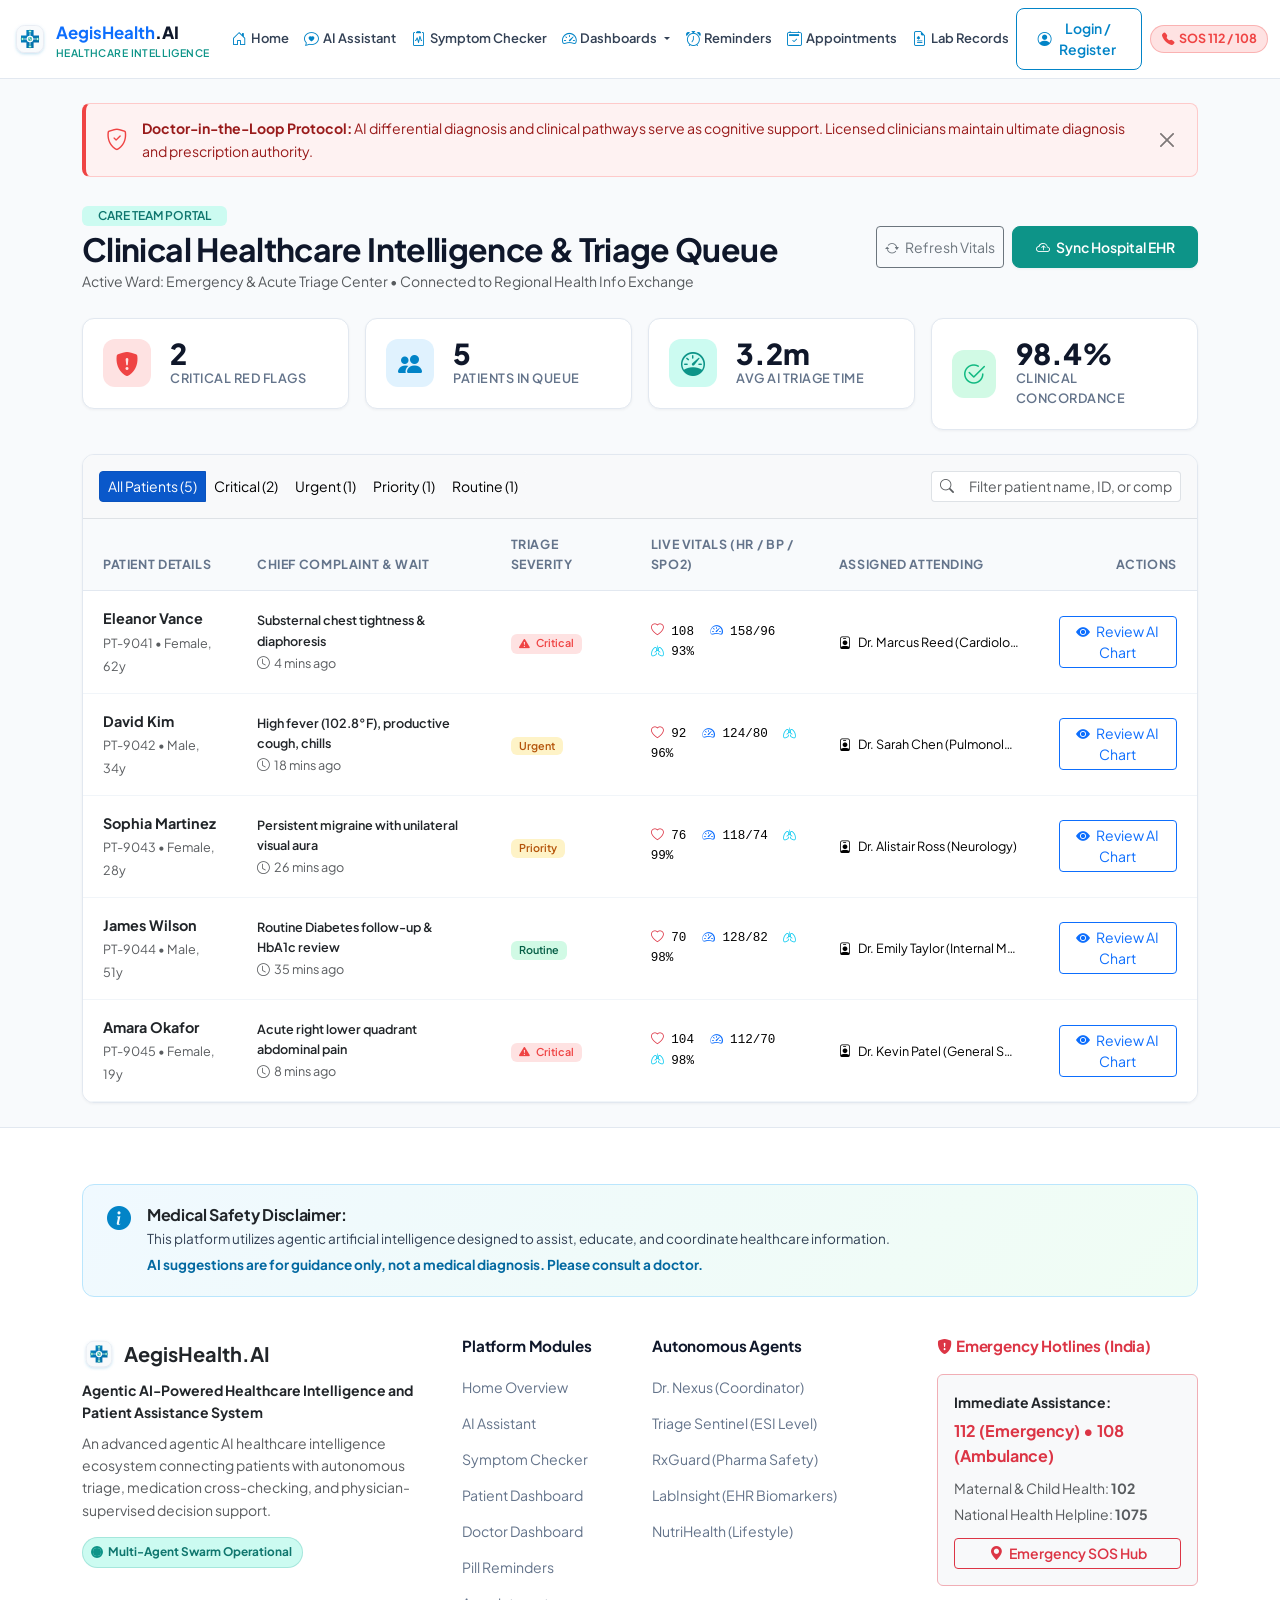
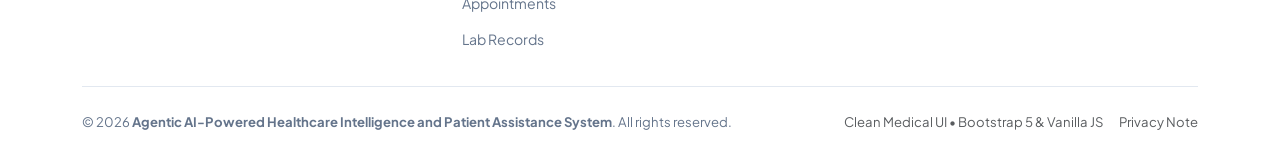
<file: pages/doctor-intelligence.html>
<!DOCTYPE html>
<html lang="en">
<head>
  <meta charset="UTF-8">
  <meta name="viewport" content="width=device-width, initial-scale=1.0">
  <title>Clinical Intelligence & Doctor Decision Support - AegisHealth AI</title>
  
  <!-- Google Fonts: Plus Jakarta Sans -->
  <link rel="preconnect" href="https://fonts.googleapis.com">
  <link rel="preconnect" href="https://fonts.gstatic.com" crossorigin>
  <link href="https://fonts.googleapis.com/css2?family=Plus+Jakarta+Sans:wght@400;500;600;700;800&display=swap" rel="stylesheet">
  
  <!-- Bootstrap 5 CSS -->
  <link href="https://cdn.jsdelivr.net/npm/bootstrap@5.3.3/dist/css/bootstrap.min.css" rel="stylesheet">
  
  <!-- Bootstrap Icons -->
  <link rel="stylesheet" href="https://cdn.jsdelivr.net/npm/bootstrap-icons@1.11.3/font/bootstrap-icons.min.css">
  
  <!-- Custom Medical Theme Stylesheet -->
  <link rel="stylesheet" href="../css/style.css">
</head>
<body>

  <!-- ========================================================================
       SHARED NAVBAR
       ======================================================================== -->
  <nav class="navbar navbar-expand-xl site-navbar sticky-top">
    <div class="container">
      <a class="navbar-brand" href="../index.html">
        <div class="brand-icon">
          <img src="../images/logo.svg" alt="AegisHealth AI" width="40" height="40">
        </div>
        <div>
          <span class="text-primary fw-bold">AegisHealth</span><span class="text-teal">.AI</span>
          <span class="brand-text-sub">Healthcare Intelligence</span>
        </div>
      </a>

      <!-- Mobile Toggler -->
      <button class="navbar-toggler border-0 shadow-none" type="button" data-bs-toggle="collapse" data-bs-target="#mainNavbar" aria-controls="mainNavbar" aria-expanded="false" aria-label="Toggle navigation">
        <i class="bi bi-list fs-2 text-primary"></i>
      </button>

      <!-- Navigation Menu -->
      <div class="collapse navbar-collapse" id="mainNavbar">
        <ul class="navbar-nav mx-auto mb-2 mb-xl-0">
          <li class="nav-item">
            <a class="nav-link" href="../index.html">
              <i class="bi bi-house-door"></i> Home
            </a>
          </li>
          <li class="nav-item">
            <a class="nav-link" href="patient-assistant.html">
              <i class="bi bi-chat-heart"></i> AI Assistant
            </a>
          </li>
          <li class="nav-item">
            <a class="nav-link" href="symptom-checker.html">
              <i class="bi bi-clipboard2-pulse"></i> Symptom Checker
            </a>
          </li>
          
          <!-- Dashboards Dropdown -->
          <li class="nav-item dropdown">
            <a class="nav-link dropdown-toggle active" href="#" id="dashboardsDropdown" role="button" data-bs-toggle="dropdown" aria-expanded="false">
              <i class="bi bi-speedometer2"></i> Dashboards
            </a>
            <ul class="dropdown-menu border-0 shadow-sm" aria-labelledby="dashboardsDropdown">
              <li>
                <a class="dropdown-item py-2" href="patient-dashboard.html">
                  <i class="bi bi-person-badge text-teal me-2"></i> Patient Dashboard
                </a>
              </li>
              <li>
                <a class="dropdown-item py-2 active" href="doctor-dashboard.html">
                  <i class="bi bi-hospital text-primary me-2"></i> Doctor Dashboard
                </a>
              </li>
            </ul>
          </li>

          <li class="nav-item">
            <a class="nav-link" href="reminders.html">
              <i class="bi bi-alarm"></i> Reminders
            </a>
          </li>
          <li class="nav-item">
            <a class="nav-link" href="appointments.html">
              <i class="bi bi-calendar2-check"></i> Appointments
            </a>
          </li>
          <li class="nav-item">
            <a class="nav-link" href="health-records.html">
              <i class="bi bi-file-earmark-medical"></i> Lab Records
            </a>
          </li>
        </ul>

        <!-- Right Action Items -->
        <div class="d-flex align-items-center gap-2 mt-2 mt-xl-0">
          <a href="login.html" class="btn btn-sm btn-med-outline d-inline-flex align-items-center gap-1">
            <i class="bi bi-person-circle"></i>
            <span>Login / Register</span>
          </a>

          <a href="emergency.html" class="btn-emergency-nav text-decoration-none" title="112 (Emergency) & 108 (Ambulance)">
            <i class="bi bi-telephone-fill"></i>
            <span>SOS 112 / 108</span>
          </a>
        </div>
      </div>
    </div>
  </nav>

  <main class="py-4">
    <div class="container">
      
      <!-- Top Disclaimer Alert -->
      <div class="safety-disclaimer-banner">
        <i class="bi bi-shield-check"></i>
        <div class="flex-grow-1">
          <strong>Doctor-in-the-Loop Protocol:</strong> AI differential diagnosis and clinical pathways serve as cognitive support. Licensed clinicians maintain ultimate diagnosis and prescription authority.
        </div>
        <button type="button" class="btn-close emergency-banner-close" aria-label="Close"></button>
      </div>

      <!-- Dashboard Header -->
      <div class="d-flex flex-wrap align-items-center justify-content-between gap-3 mb-4">
        <div>
          <span class="badge badge-soft-teal px-3 py-1 text-uppercase mb-1">Care Team Portal</span>
          <h2 class="fw-bold mb-0">Clinical Healthcare Intelligence & Triage Queue</h2>
          <small class="text-muted">Active Ward: Emergency & Acute Triage Center • Connected to Regional Health Info Exchange</small>
        </div>
        <div class="d-flex gap-2">
          <button class="btn btn-sm btn-outline-secondary" onclick="window.location.reload();">
            <i class="bi bi-arrow-repeat me-1"></i> Refresh Vitals
          </button>
          <button class="btn btn-sm btn-med-teal" onclick="showToast('EHR Export', 'Patient queue synchronized with Hospital Epic/Cerner integration.', 'success');">
            <i class="bi bi-cloud-arrow-up me-1"></i> Sync Hospital EHR
          </button>
        </div>
      </div>

      <!-- Quick Stats Widgets -->
      <div class="row g-3 mb-4">
        <div class="col-sm-6 col-lg-3">
          <div class="stat-widget">
            <div class="stat-widget-icon" style="background-color: var(--med-danger-light); color: var(--med-danger);">
              <i class="bi bi-shield-fill-exclamation"></i>
            </div>
            <div>
              <div class="stat-number">2</div>
              <div class="stat-label">Critical Red Flags</div>
            </div>
          </div>
        </div>

        <div class="col-sm-6 col-lg-3">
          <div class="stat-widget">
            <div class="stat-widget-icon icon-box-blue">
              <i class="bi bi-people-fill"></i>
            </div>
            <div>
              <div class="stat-number">5</div>
              <div class="stat-label">Patients In Queue</div>
            </div>
          </div>
        </div>

        <div class="col-sm-6 col-lg-3">
          <div class="stat-widget">
            <div class="stat-widget-icon icon-box-teal">
              <i class="bi bi-speedometer"></i>
            </div>
            <div>
              <div class="stat-number">3.2m</div>
              <div class="stat-label">Avg AI Triage Time</div>
            </div>
          </div>
        </div>

        <div class="col-sm-6 col-lg-3">
          <div class="stat-widget">
            <div class="stat-widget-icon" style="background-color: var(--med-success-light); color: var(--med-success);">
              <i class="bi bi-check2-circle"></i>
            </div>
            <div>
              <div class="stat-number">98.4%</div>
              <div class="stat-label">Clinical Concordance</div>
            </div>
          </div>
        </div>
      </div>

      <!-- Patient Queue Table Card -->
      <div class="doctor-table-card">
        
        <!-- Table Toolbar -->
        <div class="p-3 border-bottom d-flex flex-wrap align-items-center justify-content-between gap-3 bg-light">
          <!-- Filter Tabs -->
          <div class="btn-group btn-group-sm" role="group">
            <button type="button" class="btn btn-primary filter-tab-btn active" data-filter="All">All Patients (5)</button>
            <button type="button" class="btn btn-light filter-tab-btn" data-filter="Critical">Critical (2)</button>
            <button type="button" class="btn btn-light filter-tab-btn" data-filter="Urgent">Urgent (1)</button>
            <button type="button" class="btn btn-light filter-tab-btn" data-filter="Priority">Priority (1)</button>
            <button type="button" class="btn btn-light filter-tab-btn" data-filter="Routine">Routine (1)</button>
          </div>

          <!-- Search Input -->
          <div style="min-width: 250px;">
            <div class="input-group input-group-sm">
              <span class="input-group-text bg-white border-end-0"><i class="bi bi-search text-muted"></i></span>
              <input type="text" id="search-patient-input" class="form-control border-start-0" placeholder="Filter patient name, ID, or complaint...">
            </div>
          </div>
        </div>

        <!-- Patients Data Table -->
        <div class="table-responsive">
          <table class="table table-custom align-middle">
            <thead>
              <tr>
                <th>Patient Details</th>
                <th>Chief Complaint & Wait</th>
                <th>Triage Severity</th>
                <th>Live Vitals (HR / BP / SpO2)</th>
                <th>Assigned Attending</th>
                <th class="text-end">Actions</th>
              </tr>
            </thead>
            <tbody id="patient-table-body">
              <!-- Dynamically populated via js/dashboard.js -->
            </tbody>
          </table>
        </div>
      </div>

    </div>
  </main>

  <!-- ========================================================================
       MODAL: DETAILED PATIENT AI CLINICAL CHART & DECISION SUPPORT
       ======================================================================== -->
  <div class="modal fade" id="patientDetailModal" tabindex="-1" aria-labelledby="patientDetailModalLabel" aria-hidden="true">
    <div class="modal-dialog modal-lg modal-dialog-centered">
      <div class="modal-content">
        <div class="modal-header bg-light">
          <div>
            <h5 class="modal-title fw-bold text-dark" id="modal-patient-name">Patient Name</h5>
            <small class="text-muted" id="modal-patient-meta">Gender, Age • Admitted info</small>
          </div>
          <button type="button" class="btn-close" data-bs-dismiss="modal" aria-label="Close"></button>
        </div>

        <div class="modal-body p-4">
          <!-- Urgency Banner inside Modal -->
          <div class="d-flex align-items-center justify-content-between p-3 rounded mb-3 bg-light border">
            <div>
              <span class="small text-muted d-block">Presenting Complaint:</span>
              <strong class="text-dark" id="modal-patient-complaint">Complaint text</strong>
            </div>
            <div id="modal-patient-triage" class="badge">Triage Status</div>
          </div>

          <!-- Vitals Strip -->
          <h6 class="fw-bold text-dark small text-uppercase mb-2"><i class="bi bi-activity text-danger me-1"></i>Monitored Vital Signs</h6>
          <div class="row g-2 mb-4">
            <div class="col-3">
              <div class="p-2 border rounded text-center bg-light">
                <small class="text-muted d-block">Heart Rate</small>
                <strong class="text-danger" id="modal-vital-hr">--</strong>
              </div>
            </div>
            <div class="col-3">
              <div class="p-2 border rounded text-center bg-light">
                <small class="text-muted d-block">Blood Pressure</small>
                <strong class="text-primary" id="modal-vital-bp">--</strong>
              </div>
            </div>
            <div class="col-3">
              <div class="p-2 border rounded text-center bg-light">
                <small class="text-muted d-block">SpO2 Oxygen</small>
                <strong class="text-info" id="modal-vital-spo2">--</strong>
              </div>
            </div>
            <div class="col-3">
              <div class="p-2 border rounded text-center bg-light">
                <small class="text-muted d-block">Temp</small>
                <strong class="text-warning" id="modal-vital-temp">--</strong>
              </div>
            </div>
          </div>

          <!-- AI Clinical Alerts -->
          <div class="alert alert-warning border d-flex align-items-start gap-2 py-2 mb-4">
            <i class="bi bi-exclamation-triangle-fill fs-5 text-warning flex-shrink-0"></i>
            <div>
              <strong>Autonomous Sentinel Alert:</strong>
              <div class="small" id="modal-patient-alerts">No alerts</div>
            </div>
          </div>

          <!-- Differential Diagnosis Probabilities -->
          <h6 class="fw-bold text-dark small text-uppercase mb-2"><i class="bi bi-diagram-3-fill text-primary me-1"></i>AI Differential Diagnosis Probabilities</h6>
          <div class="p-3 border rounded bg-light mb-3" id="modal-patient-diff">
            <!-- Differential bars populated dynamically -->
          </div>
        </div>

        <div class="modal-footer bg-light justify-content-between">
          <button type="button" class="btn btn-outline-secondary" data-bs-dismiss="modal">Close</button>
          <div class="d-flex gap-2">
            <button type="button" class="btn btn-outline-primary" id="btn-order-labs">
              <i class="bi bi-prescription2 me-1"></i> Order Stat Labs & Imaging
            </button>
            <button type="button" class="btn btn-med-primary" id="btn-approve-plan">
              <i class="bi bi-check-circle-fill me-1"></i> Approve Clinical Pathway
            </button>
          </div>
        </div>
      </div>
    </div>
  </div>

  <!-- ========================================================================
       SHARED FOOTER
       ======================================================================== -->
  <footer class="site-footer">
    <div class="container">
      
      <!-- Prominent Medical Disclaimer Box -->
      <div class="footer-disclaimer-box">
        <i class="bi bi-info-circle-fill disclaimer-icon"></i>
        <div>
          <h6 class="fw-bold mb-1 text-dark">Medical Safety Disclaimer:</h6>
          <p class="footer-disclaimer-text">
            This platform utilizes agentic artificial intelligence designed to assist, educate, and coordinate healthcare information. 
            <span class="mandatory-note">AI suggestions are for guidance only, not a medical diagnosis. Please consult a doctor.</span>
          </p>
        </div>
      </div>

      <div class="row g-4 mb-4">
        <!-- Col 1: Brand -->
        <div class="col-lg-4 col-md-6">
          <div class="d-flex align-items-center gap-2 mb-2">
            <img src="../images/logo.svg" alt="AegisHealth AI" width="34" height="34">
            <span class="fw-bold fs-5 text-dark">AegisHealth<span class="text-teal">.AI</span></span>
          </div>
          <div class="fw-bold text-dark small mb-2">Agentic AI-Powered Healthcare Intelligence and Patient Assistance System</div>
          <p class="text-muted small mb-3">
            An advanced agentic AI healthcare intelligence ecosystem connecting patients with autonomous triage, medication cross-checking, and physician-supervised decision support.
          </p>
          <div class="agent-status-badge">
            <span class="pulse-dot"></span>
            <span>Multi-Agent Swarm Operational</span>
          </div>
        </div>

        <!-- Col 2: Navigation -->
        <div class="col-lg-2 col-md-6 col-6">
          <h6 class="footer-heading">Platform Modules</h6>
          <ul class="footer-links">
            <li><a href="../index.html">Home Overview</a></li>
            <li><a href="patient-assistant.html">AI Assistant</a></li>
            <li><a href="symptom-checker.html">Symptom Checker</a></li>
            <li><a href="patient-dashboard.html">Patient Dashboard</a></li>
            <li><a href="doctor-dashboard.html">Doctor Dashboard</a></li>
            <li><a href="reminders.html">Pill Reminders</a></li>
            <li><a href="appointments.html">Appointments</a></li>
            <li><a href="health-records.html">Lab Records</a></li>
          </ul>
        </div>

        <!-- Col 3: Agents -->
        <div class="col-lg-3 col-md-6 col-6">
          <h6 class="footer-heading">Autonomous Agents</h6>
          <ul class="footer-links">
            <li><a href="patient-assistant.html">Dr. Nexus (Coordinator)</a></li>
            <li><a href="symptom-checker.html">Triage Sentinel (ESI Level)</a></li>
            <li><a href="patient-assistant.html">RxGuard (Pharma Safety)</a></li>
            <li><a href="health-records.html">LabInsight (EHR Biomarkers)</a></li>
            <li><a href="patient-assistant.html">NutriHealth (Lifestyle)</a></li>
          </ul>
        </div>

        <!-- Col 4: Urgent Emergency -->
        <div class="col-lg-3 col-md-6">
          <h6 class="footer-heading text-danger"><i class="bi bi-shield-fill-exclamation me-1"></i>Emergency Hotlines (India)</h6>
          <div class="p-3 bg-light rounded border border-danger-subtle">
            <div class="fw-bold text-dark small mb-1">Immediate Assistance:</div>
            <div class="fs-6 fw-bold text-danger mb-2">112 (Emergency) • 108 (Ambulance)</div>
            <div class="small text-muted mb-1">Maternal & Child Health: <strong>102</strong></div>
            <div class="small text-muted mb-2">National Health Helpline: <strong>1075</strong></div>
            <a href="emergency.html" class="btn btn-sm btn-outline-danger w-100 mt-1 fw-semibold">
              <i class="bi bi-geo-alt-fill me-1"></i> Emergency SOS Hub
            </a>
          </div>
        </div>
      </div>

      <!-- Footer Bottom -->
      <div class="footer-bottom d-flex flex-wrap justify-content-between align-items-center gap-2">
        <div>
          &copy; 2026 <strong>Agentic AI-Powered Healthcare Intelligence and Patient Assistance System</strong>. All rights reserved.
        </div>
        <div class="d-flex gap-3">
          <span class="text-muted">Clean Medical UI • Bootstrap 5 & Vanilla JS</span>
          <a href="#" class="text-muted" onclick="alert('All user medical prompts and vitals are kept local in this frontend simulation.'); return false;">Privacy Note</a>
        </div>
      </div>
    </div>
  </footer>

  <!-- Bootstrap 5 Bundle JS -->
  <script src="https://cdn.jsdelivr.net/npm/bootstrap@5.3.3/dist/js/bootstrap.bundle.min.js"></script>
  
  <!-- Global Shared JS -->
  <script src="../js/main.js"></script>

  <!-- Doctor Dashboard Logic -->
  <script src="../js/dashboard.js"></script>
</body>
</html>
</file>
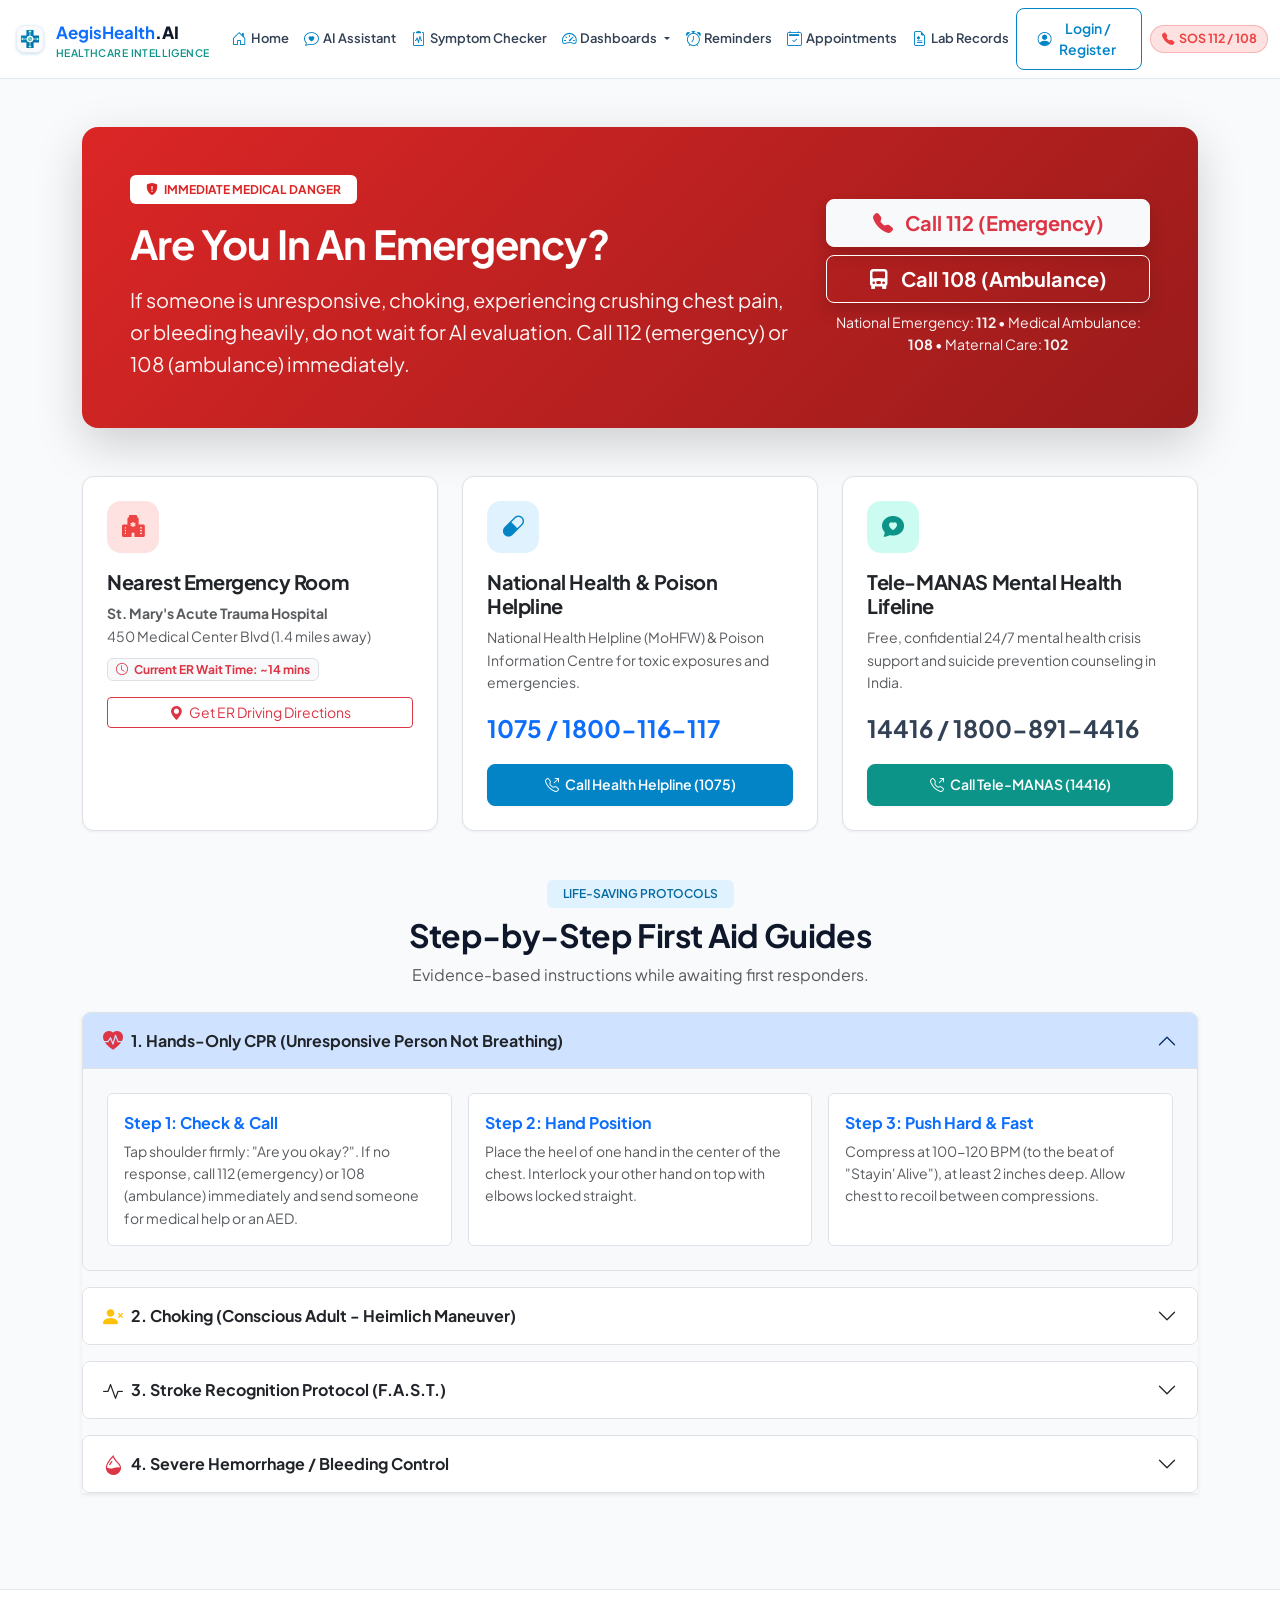
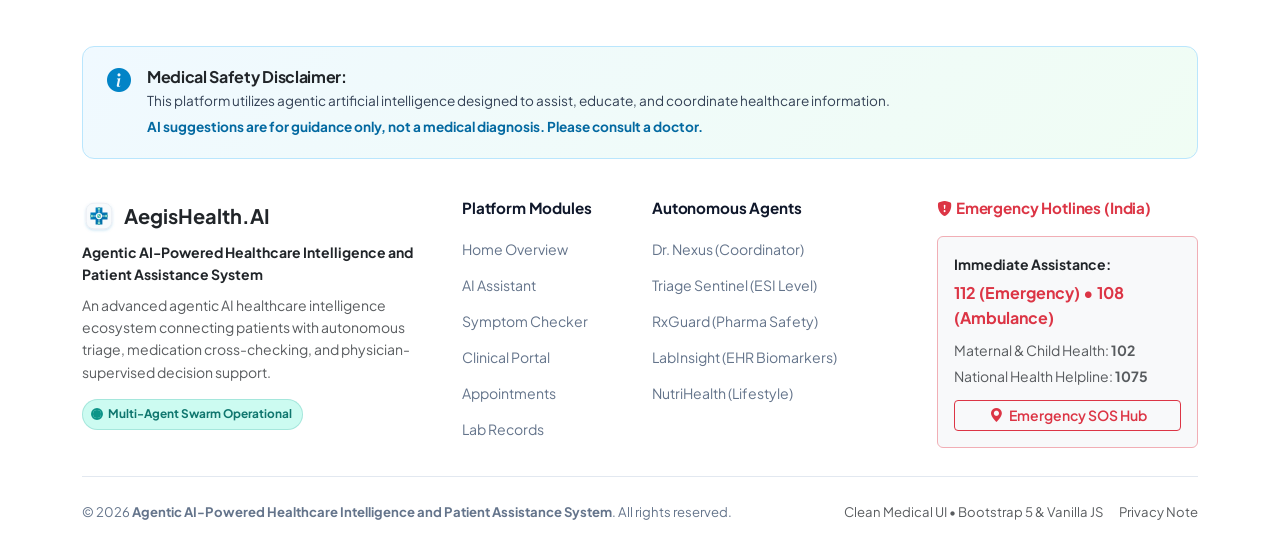
<file: pages/emergency.html>
<!DOCTYPE html>
<html lang="en">
<head>
  <meta charset="UTF-8">
  <meta name="viewport" content="width=device-width, initial-scale=1.0">
  <title>Emergency SOS & First Aid Guide - AegisHealth AI</title>
  
  <!-- Google Fonts: Plus Jakarta Sans -->
  <link rel="preconnect" href="https://fonts.googleapis.com">
  <link rel="preconnect" href="https://fonts.gstatic.com" crossorigin>
  <link href="https://fonts.googleapis.com/css2?family=Plus+Jakarta+Sans:wght@400;500;600;700;800&display=swap" rel="stylesheet">
  
  <!-- Bootstrap 5 CSS -->
  <link href="https://cdn.jsdelivr.net/npm/bootstrap@5.3.3/dist/css/bootstrap.min.css" rel="stylesheet">
  
  <!-- Bootstrap Icons -->
  <link rel="stylesheet" href="https://cdn.jsdelivr.net/npm/bootstrap-icons@1.11.3/font/bootstrap-icons.min.css">
  
  <!-- Custom Medical Theme Stylesheet -->
  <link rel="stylesheet" href="../css/style.css">
</head>
<body>

  <!-- ========================================================================
       SHARED NAVBAR
       ======================================================================== -->
  <nav class="navbar navbar-expand-xl site-navbar sticky-top">
    <div class="container">
      <a class="navbar-brand" href="../index.html">
        <div class="brand-icon">
          <img src="../images/logo.svg" alt="AegisHealth AI" width="40" height="40">
        </div>
        <div>
          <span class="text-primary fw-bold">AegisHealth</span><span class="text-teal">.AI</span>
          <span class="brand-text-sub">Healthcare Intelligence</span>
        </div>
      </a>

      <!-- Mobile Toggler -->
      <button class="navbar-toggler border-0 shadow-none" type="button" data-bs-toggle="collapse" data-bs-target="#mainNavbar" aria-controls="mainNavbar" aria-expanded="false" aria-label="Toggle navigation">
        <i class="bi bi-list fs-2 text-primary"></i>
      </button>

      <!-- Navigation Menu -->
      <div class="collapse navbar-collapse" id="mainNavbar">
        <ul class="navbar-nav mx-auto mb-2 mb-xl-0">
          <li class="nav-item">
            <a class="nav-link" href="../index.html">
              <i class="bi bi-house-door"></i> Home
            </a>
          </li>
          <li class="nav-item">
            <a class="nav-link" href="patient-assistant.html">
              <i class="bi bi-chat-heart"></i> AI Assistant
            </a>
          </li>
          <li class="nav-item">
            <a class="nav-link" href="symptom-checker.html">
              <i class="bi bi-clipboard2-pulse"></i> Symptom Checker
            </a>
          </li>
          
          <!-- Dashboards Dropdown -->
          <li class="nav-item dropdown">
            <a class="nav-link dropdown-toggle" href="#" id="dashboardsDropdown" role="button" data-bs-toggle="dropdown" aria-expanded="false">
              <i class="bi bi-speedometer2"></i> Dashboards
            </a>
            <ul class="dropdown-menu border-0 shadow-sm" aria-labelledby="dashboardsDropdown">
              <li>
                <a class="dropdown-item py-2" href="patient-dashboard.html">
                  <i class="bi bi-person-badge text-teal me-2"></i> Patient Dashboard
                </a>
              </li>
              <li>
                <a class="dropdown-item py-2" href="doctor-dashboard.html">
                  <i class="bi bi-hospital text-primary me-2"></i> Doctor Dashboard
                </a>
              </li>
            </ul>
          </li>

          <li class="nav-item">
            <a class="nav-link" href="reminders.html">
              <i class="bi bi-alarm"></i> Reminders
            </a>
          </li>
          <li class="nav-item">
            <a class="nav-link" href="appointments.html">
              <i class="bi bi-calendar2-check"></i> Appointments
            </a>
          </li>
          <li class="nav-item">
            <a class="nav-link" href="health-records.html">
              <i class="bi bi-file-earmark-medical"></i> Lab Records
            </a>
          </li>
        </ul>

        <!-- Right Action Items -->
        <div class="d-flex align-items-center gap-2 mt-2 mt-xl-0">
          <a href="login.html" class="btn btn-sm btn-med-outline d-inline-flex align-items-center gap-1">
            <i class="bi bi-person-circle"></i>
            <span>Login / Register</span>
          </a>

          <a href="emergency.html" class="btn-emergency-nav text-decoration-none active" title="112 (Emergency) & 108 (Ambulance)">
            <i class="bi bi-telephone-fill"></i>
            <span>SOS 112 / 108</span>
          </a>
        </div>
      </div>
    </div>
  </nav>

  <main class="py-5">
    <div class="container">
      
      <!-- Top High-Visibility Emergency Header -->
      <div class="emergency-hero-banner p-4 p-md-5 rounded-4 mb-5 shadow-lg" style="background: linear-gradient(135deg, #dc2626 0%, #991b1b 100%); color: #ffffff !important;">
        <div class="row align-items-center gy-4">
          <div class="col-lg-8">
            <span class="badge px-3 py-2 fw-bold text-uppercase mb-3" style="color: #dc2626 !important; background-color: #ffffff !important;">
              <i class="bi bi-shield-fill-exclamation me-1" style="color: #dc2626 !important;"></i> Immediate Medical Danger
            </span>
            <h1 class="fw-bold mb-3 text-white" style="color: #ffffff !important;">Are You In An Emergency?</h1>
            <p class="fs-5 mb-0 text-white" style="color: #ffffff !important; opacity: 0.95;">
              If someone is unresponsive, choking, experiencing crushing chest pain, or bleeding heavily, do not wait for AI evaluation. Call 112 (emergency) or 108 (ambulance) immediately.
            </p>
          </div>
          <div class="col-lg-4 text-lg-end">
            <div class="d-flex flex-column gap-2">
              <a href="tel:112" class="btn btn-light btn-lg text-danger fw-bold px-4 py-2 shadow fs-5 w-100">
                <i class="bi bi-telephone-fill me-2"></i> Call 112 (Emergency)
              </a>
              <a href="tel:108" class="btn btn-outline-light btn-lg fw-bold px-4 py-2 shadow fs-5 w-100" style="color: #ffffff !important; border-color: #ffffff !important;">
                <i class="bi bi-truck-front-fill me-2"></i> Call 108 (Ambulance)
              </a>
            </div>
            <div class="small text-white text-center mt-2" style="color: #ffffff !important; opacity: 0.95;">
              National Emergency: <strong class="text-white" style="color: #ffffff !important;">112</strong> • Medical Ambulance: <strong class="text-white" style="color: #ffffff !important;">108</strong> • Maternal Care: <strong class="text-white" style="color: #ffffff !important;">102</strong>
            </div>
          </div>
        </div>
      </div>

      <!-- Quick Action Cards: Nearest Care & Urgent Hotlines -->
      <div class="row g-4 mb-5">
        <div class="col-md-4">
          <div class="med-card-static border h-100 p-4">
            <div class="icon-box-circle" style="background-color: var(--med-danger-light); color: var(--med-danger);">
              <i class="bi bi-hospital-fill"></i>
            </div>
            <h5 class="fw-bold text-dark">Nearest Emergency Room</h5>
            <p class="small text-muted mb-2">
              <strong>St. Mary's Acute Trauma Hospital</strong><br>
              450 Medical Center Blvd (1.4 miles away)
            </p>
            <div class="badge bg-light text-danger border mb-3">
              <i class="bi bi-clock me-1"></i> Current ER Wait Time: ~14 mins
            </div>
            <button class="btn btn-outline-danger btn-sm w-100" onclick="alert('Opening GPS directions to St. Mary\'s Acute Trauma Hospital (Simulated)');">
              <i class="bi bi-geo-alt-fill me-1"></i> Get ER Driving Directions
            </button>
          </div>
        </div>

        <div class="col-md-4">
          <div class="med-card-static border h-100 p-4">
            <div class="icon-box-circle icon-box-blue">
              <i class="bi bi-capsule"></i>
            </div>
            <h5 class="fw-bold text-dark">National Health & Poison Helpline</h5>
            <p class="small text-muted mb-3">
              National Health Helpline (MoHFW) & Poison Information Centre for toxic exposures and emergencies.
            </p>
            <div class="fs-4 fw-bold text-primary mb-3">1075 / 1800-116-117</div>
            <a href="tel:1075" class="btn btn-med-primary btn-sm w-100">
              <i class="bi bi-telephone-outbound me-1"></i> Call Health Helpline (1075)
            </a>
          </div>
        </div>

        <div class="col-md-4">
          <div class="med-card-static border h-100 p-4">
            <div class="icon-box-circle icon-box-teal">
              <i class="bi bi-chat-heart-fill"></i>
            </div>
            <h5 class="fw-bold text-dark">Tele-MANAS Mental Health Lifeline</h5>
            <p class="small text-muted mb-3">
              Free, confidential 24/7 mental health crisis support and suicide prevention counseling in India.
            </p>
            <div class="fs-4 fw-bold text-teal mb-3">14416 / 1800-891-4416</div>
            <a href="tel:14416" class="btn btn-med-teal btn-sm w-100">
              <i class="bi bi-telephone-outbound me-1"></i> Call Tele-MANAS (14416)
            </a>
          </div>
        </div>
      </div>

      <!-- Step-by-Step Critical First Aid Protocols Accordion -->
      <div class="mb-5">
        <div class="text-center mb-4">
          <span class="badge badge-soft-blue px-3 py-2 text-uppercase mb-2">Life-Saving Protocols</span>
          <h2 class="fw-bold">Step-by-Step First Aid Guides</h2>
          <p class="text-muted">Evidence-based instructions while awaiting first responders.</p>
        </div>

        <div class="accordion shadow-sm" id="firstAidAccordion">
          
          <!-- Accordion Item 1: Adult CPR -->
          <div class="accordion-item border mb-3 rounded-3 overflow-hidden">
            <h2 class="accordion-header" id="headingCPR">
              <button class="accordion-button fw-bold text-dark" type="button" data-bs-toggle="collapse" data-bs-target="#collapseCPR" aria-expanded="true" aria-controls="collapseCPR">
                <i class="bi bi-heart-pulse-fill text-danger me-2 fs-5"></i>
                1. Hands-Only CPR (Unresponsive Person Not Breathing)
              </button>
            </h2>
            <div id="collapseCPR" class="accordion-collapse collapse show" aria-labelledby="headingCPR" data-bs-parent="#firstAidAccordion">
              <div class="accordion-body p-4 bg-light">
                <div class="row g-3">
                  <div class="col-md-4">
                    <div class="p-3 bg-white border rounded h-100">
                      <strong class="text-primary d-block mb-1">Step 1: Check & Call</strong>
                      <p class="small text-muted mb-0">Tap shoulder firmly: "Are you okay?". If no response, call 112 (emergency) or 108 (ambulance) immediately and send someone for medical help or an AED.</p>
                    </div>
                  </div>
                  <div class="col-md-4">
                    <div class="p-3 bg-white border rounded h-100">
                      <strong class="text-primary d-block mb-1">Step 2: Hand Position</strong>
                      <p class="small text-muted mb-0">Place the heel of one hand in the center of the chest. Interlock your other hand on top with elbows locked straight.</p>
                    </div>
                  </div>
                  <div class="col-md-4">
                    <div class="p-3 bg-white border rounded h-100">
                      <strong class="text-primary d-block mb-1">Step 3: Push Hard & Fast</strong>
                      <p class="small text-muted mb-0">Compress at 100-120 BPM (to the beat of "Stayin' Alive"), at least 2 inches deep. Allow chest to recoil between compressions.</p>
                    </div>
                  </div>
                </div>
              </div>
            </div>
          </div>

          <!-- Accordion Item 2: Choking (Heimlich) -->
          <div class="accordion-item border mb-3 rounded-3 overflow-hidden">
            <h2 class="accordion-header" id="headingChoking">
              <button class="accordion-button collapsed fw-bold text-dark" type="button" data-bs-toggle="collapse" data-bs-target="#collapseChoking" aria-expanded="false" aria-controls="collapseChoking">
                <i class="bi bi-person-x-fill text-warning me-2 fs-5"></i>
                2. Choking (Conscious Adult - Heimlich Maneuver)
              </button>
            </h2>
            <div id="collapseChoking" class="accordion-collapse collapse" aria-labelledby="headingChoking" data-bs-parent="#firstAidAccordion">
              <div class="accordion-body p-4 bg-light">
                <ol class="small text-dark mb-0">
                  <li class="mb-2"><strong>Confirm Choking:</strong> Ask "Are you choking?". If they cannot speak, cough, or breathe, initiate abdominal thrusts.</li>
                  <li class="mb-2"><strong>Stand Behind:</strong> Wrap your arms around the person's waist and lean them slightly forward.</li>
                  <li class="mb-2"><strong>Make a Fist:</strong> Place thumb side of fist just above the navel, well below the breastbone.</li>
                  <li class="mb-0"><strong>Inward & Upward Thrusts:</strong> Grasp fist with other hand and give quick, upward thrusts until the object is expelled.</li>
                </ol>
              </div>
            </div>
          </div>

          <!-- Accordion Item 3: Suspected Stroke (FAST) -->
          <div class="accordion-item border mb-3 rounded-3 overflow-hidden">
            <h2 class="accordion-header" id="headingStroke">
              <button class="accordion-button collapsed fw-bold text-dark" type="button" data-bs-toggle="collapse" data-bs-target="#collapseStroke" aria-expanded="false" aria-controls="collapseStroke">
                <i class="bi bi-activity text-teal me-2 fs-5"></i>
                3. Stroke Recognition Protocol (F.A.S.T.)
              </button>
            </h2>
            <div id="collapseStroke" class="accordion-collapse collapse" aria-labelledby="headingStroke" data-bs-parent="#firstAidAccordion">
              <div class="accordion-body p-4 bg-light">
                <div class="row g-2">
                  <div class="col-sm-6 col-md-3">
                    <div class="p-3 bg-white border rounded text-center">
                      <span class="fs-4 fw-bold text-danger d-block">F</span>
                      <strong class="d-block small">Face Drooping</strong>
                      <span class="small text-muted">Does one side of face droop when smiling?</span>
                    </div>
                  </div>
                  <div class="col-sm-6 col-md-3">
                    <div class="p-3 bg-white border rounded text-center">
                      <span class="fs-4 fw-bold text-danger d-block">A</span>
                      <strong class="d-block small">Arm Weakness</strong>
                      <span class="small text-muted">Does one arm drift downward when raised?</span>
                    </div>
                  </div>
                  <div class="col-sm-6 col-md-3">
                    <div class="p-3 bg-white border rounded text-center">
                      <span class="fs-4 fw-bold text-danger d-block">S</span>
                      <strong class="d-block small">Speech Slurred</strong>
                      <span class="small text-muted">Is speech slurred or strange when speaking?</span>
                    </div>
                  </div>
                  <div class="col-sm-6 col-md-3">
                    <div class="p-3 bg-white border rounded text-center">
                      <span class="fs-4 fw-bold text-danger d-block">T</span>
                      <strong class="d-block small">Time to Call 112 / 108</strong>
                      <span class="small text-muted">Note time symptoms started; call 112 or 108 instantly.</span>
                    </div>
                  </div>
                </div>
              </div>
            </div>
          </div>

          <!-- Accordion Item 4: Severe Bleeding -->
          <div class="accordion-item border rounded-3 overflow-hidden">
            <h2 class="accordion-header" id="headingBleeding">
              <button class="accordion-button collapsed fw-bold text-dark" type="button" data-bs-toggle="collapse" data-bs-target="#collapseBleeding" aria-expanded="false" aria-controls="collapseBleeding">
                <i class="bi bi-droplet-half text-danger me-2 fs-5"></i>
                4. Severe Hemorrhage / Bleeding Control
              </button>
            </h2>
            <div id="collapseBleeding" class="accordion-collapse collapse" aria-labelledby="headingBleeding" data-bs-parent="#firstAidAccordion">
              <div class="accordion-body p-4 bg-light">
                <ul class="small text-dark mb-0">
                  <li class="mb-2"><strong>Direct Pressure:</strong> Apply firm, continuous pressure directly over the wound with sterile gauze or clean cloth.</li>
                  <li class="mb-2"><strong>Do Not Remove Soaked Gauze:</strong> Add more pads on top rather than lifting existing gauze, to preserve forming clots.</li>
                  <li class="mb-0"><strong>Tourniquet (Life-Threatening Limb Bleeding):</strong> Apply 2-3 inches above wound (never on a joint) and tighten until bleeding ceases. Note exact time applied.</li>
                </ul>
              </div>
            </div>
          </div>

        </div>
      </div>

    </div>
  </main>

  <!-- ========================================================================
       SHARED FOOTER
       ======================================================================== -->
  <footer class="site-footer">
    <div class="container">
      
      <!-- Prominent Medical Disclaimer Box -->
      <div class="footer-disclaimer-box">
        <i class="bi bi-info-circle-fill disclaimer-icon"></i>
        <div>
          <h6 class="fw-bold mb-1 text-dark">Medical Safety Disclaimer:</h6>
          <p class="footer-disclaimer-text">
            This platform utilizes agentic artificial intelligence designed to assist, educate, and coordinate healthcare information. 
            <span class="mandatory-note">AI suggestions are for guidance only, not a medical diagnosis. Please consult a doctor.</span>
          </p>
        </div>
      </div>

      <div class="row g-4 mb-4">
        <!-- Col 1: Brand -->
        <div class="col-lg-4 col-md-6">
          <div class="d-flex align-items-center gap-2 mb-2">
            <img src="../images/logo.svg" alt="AegisHealth AI" width="34" height="34">
            <span class="fw-bold fs-5 text-dark">AegisHealth<span class="text-teal">.AI</span></span>
          </div>
          <div class="fw-bold text-dark small mb-2">Agentic AI-Powered Healthcare Intelligence and Patient Assistance System</div>
          <p class="text-muted small mb-3">
            An advanced agentic AI healthcare intelligence ecosystem connecting patients with autonomous triage, medication cross-checking, and physician-supervised decision support.
          </p>
          <div class="agent-status-badge">
            <span class="pulse-dot"></span>
            <span>Multi-Agent Swarm Operational</span>
          </div>
        </div>

        <!-- Col 2: Navigation -->
        <div class="col-lg-2 col-md-6 col-6">
          <h6 class="footer-heading">Platform Modules</h6>
          <ul class="footer-links">
            <li><a href="../index.html">Home Overview</a></li>
            <li><a href="patient-assistant.html">AI Assistant</a></li>
            <li><a href="symptom-checker.html">Symptom Checker</a></li>
            <li><a href="doctor-intelligence.html">Clinical Portal</a></li>
            <li><a href="appointments.html">Appointments</a></li>
            <li><a href="health-records.html">Lab Records</a></li>
          </ul>
        </div>

        <!-- Col 3: Agents -->
        <div class="col-lg-3 col-md-6 col-6">
          <h6 class="footer-heading">Autonomous Agents</h6>
          <ul class="footer-links">
            <li><a href="patient-assistant.html">Dr. Nexus (Coordinator)</a></li>
            <li><a href="symptom-checker.html">Triage Sentinel (ESI Level)</a></li>
            <li><a href="patient-assistant.html">RxGuard (Pharma Safety)</a></li>
            <li><a href="health-records.html">LabInsight (EHR Biomarkers)</a></li>
            <li><a href="patient-assistant.html">NutriHealth (Lifestyle)</a></li>
          </ul>
        </div>

        <!-- Col 4: Urgent Emergency -->
        <div class="col-lg-3 col-md-6">
          <h6 class="footer-heading text-danger"><i class="bi bi-shield-fill-exclamation me-1"></i>Emergency Hotlines (India)</h6>
          <div class="p-3 bg-light rounded border border-danger-subtle">
            <div class="fw-bold text-dark small mb-1">Immediate Assistance:</div>
            <div class="fs-6 fw-bold text-danger mb-2">112 (Emergency) • 108 (Ambulance)</div>
            <div class="small text-muted mb-1">Maternal & Child Health: <strong>102</strong></div>
            <div class="small text-muted mb-2">National Health Helpline: <strong>1075</strong></div>
            <a href="emergency.html" class="btn btn-sm btn-outline-danger w-100 mt-1 fw-semibold">
              <i class="bi bi-geo-alt-fill me-1"></i> Emergency SOS Hub
            </a>
          </div>
        </div>
      </div>

      <!-- Footer Bottom -->
      <div class="footer-bottom d-flex flex-wrap justify-content-between align-items-center gap-2">
        <div>
          &copy; 2026 <strong>Agentic AI-Powered Healthcare Intelligence and Patient Assistance System</strong>. All rights reserved.
        </div>
        <div class="d-flex gap-3">
          <span class="text-muted">Clean Medical UI • Bootstrap 5 & Vanilla JS</span>
          <a href="#" class="text-muted" onclick="alert('All user medical prompts and vitals are kept local in this frontend simulation.'); return false;">Privacy Note</a>
        </div>
      </div>
    </div>
  </footer>

  <!-- Bootstrap 5 Bundle JS -->
  <script src="https://cdn.jsdelivr.net/npm/bootstrap@5.3.3/dist/js/bootstrap.bundle.min.js"></script>
  
  <!-- Global Shared JS -->
  <script src="../js/main.js"></script>
</body>
</html>
</file>
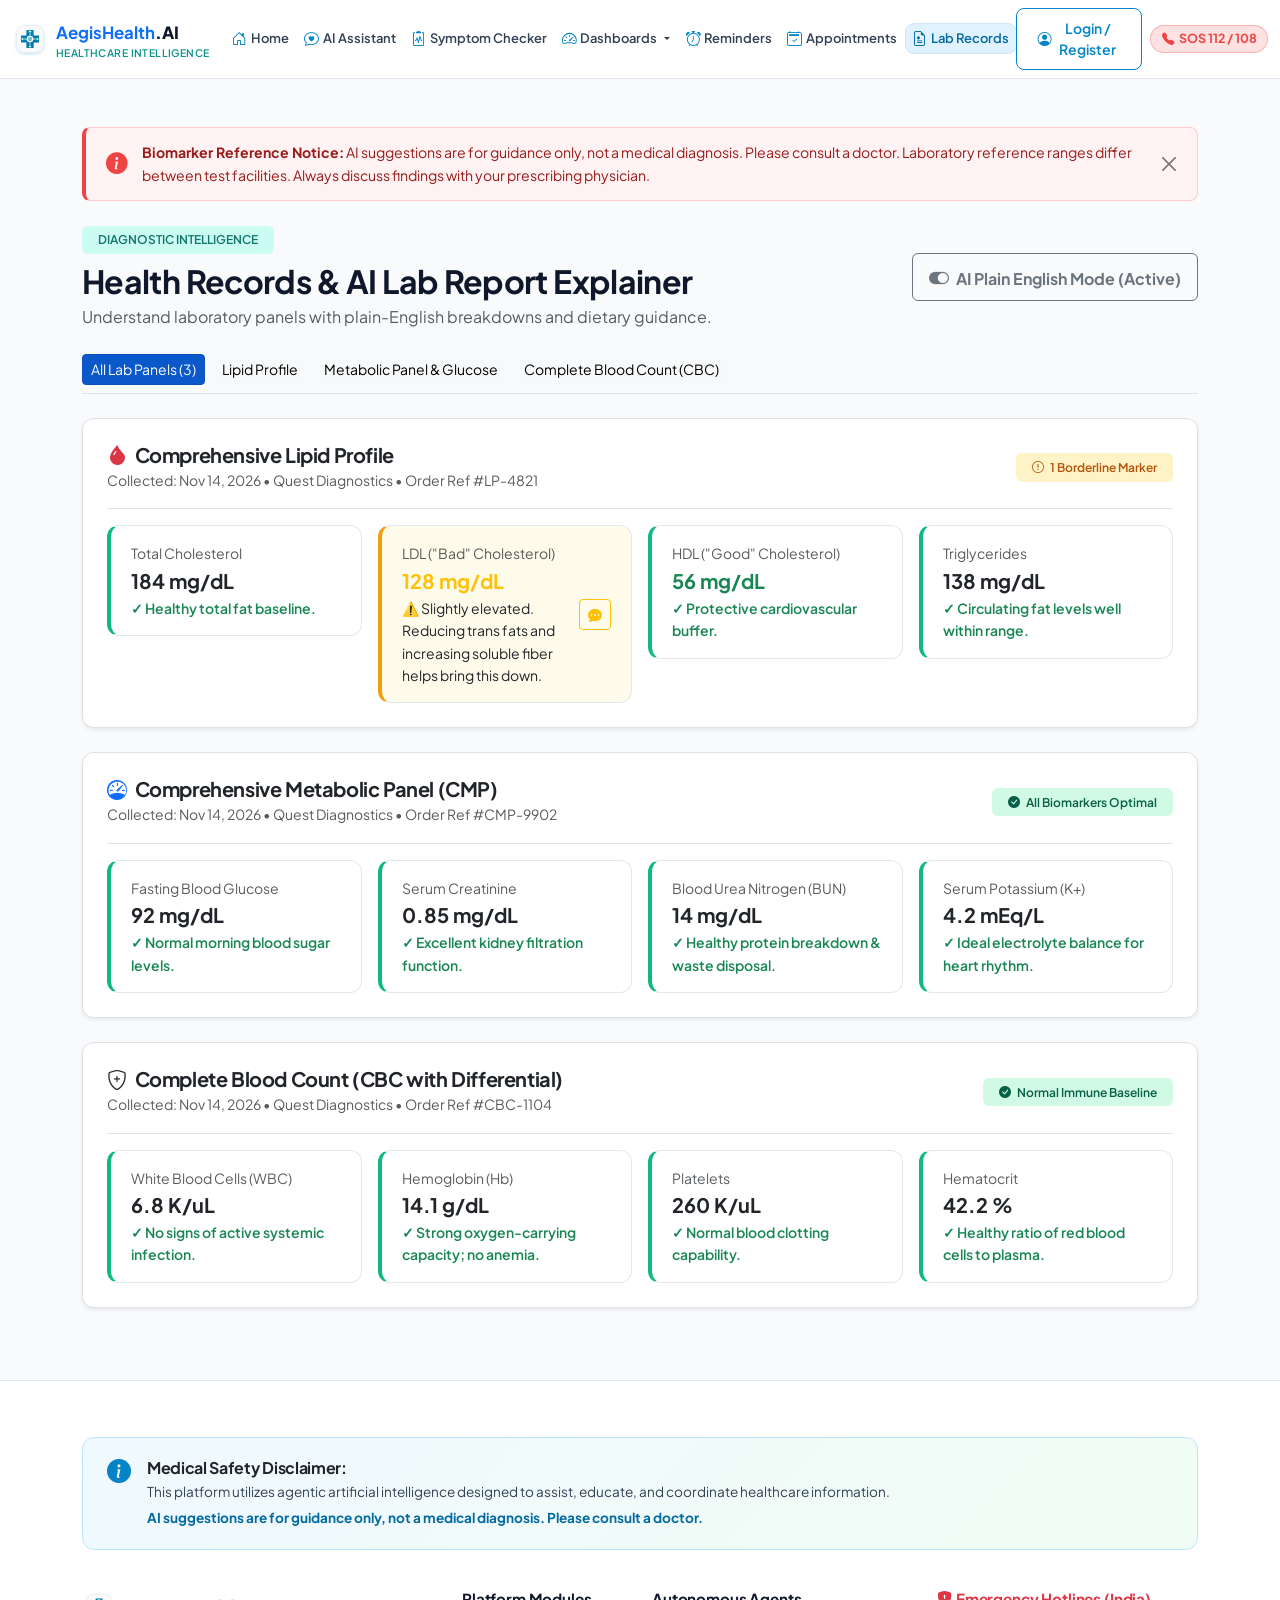
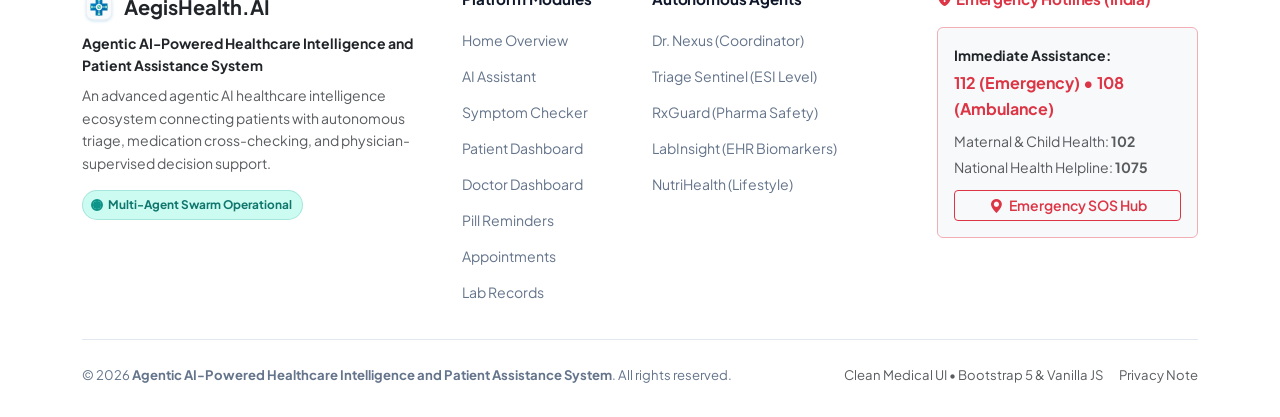
<file: pages/health-records.html>
<!DOCTYPE html>
<html lang="en">
<head>
  <meta charset="UTF-8">
  <meta name="viewport" content="width=device-width, initial-scale=1.0">
  <title>Health Records & AI Lab Report Explainer - AegisHealth AI</title>
  
  <!-- Google Fonts: Plus Jakarta Sans -->
  <link rel="preconnect" href="https://fonts.googleapis.com">
  <link rel="preconnect" href="https://fonts.gstatic.com" crossorigin>
  <link href="https://fonts.googleapis.com/css2?family=Plus+Jakarta+Sans:wght@400;500;600;700;800&display=swap" rel="stylesheet">
  
  <!-- Bootstrap 5 CSS -->
  <link href="https://cdn.jsdelivr.net/npm/bootstrap@5.3.3/dist/css/bootstrap.min.css" rel="stylesheet">
  
  <!-- Bootstrap Icons -->
  <link rel="stylesheet" href="https://cdn.jsdelivr.net/npm/bootstrap-icons@1.11.3/font/bootstrap-icons.min.css">
  
  <!-- Custom Medical Theme Stylesheet -->
  <link rel="stylesheet" href="../css/style.css">
</head>
<body>

  <!-- ========================================================================
       SHARED NAVBAR
       ======================================================================== -->
  <nav class="navbar navbar-expand-xl site-navbar sticky-top">
    <div class="container">
      <a class="navbar-brand" href="../index.html">
        <div class="brand-icon">
          <img src="../images/logo.svg" alt="AegisHealth AI" width="40" height="40">
        </div>
        <div>
          <span class="text-primary fw-bold">AegisHealth</span><span class="text-teal">.AI</span>
          <span class="brand-text-sub">Healthcare Intelligence</span>
        </div>
      </a>

      <!-- Mobile Toggler -->
      <button class="navbar-toggler border-0 shadow-none" type="button" data-bs-toggle="collapse" data-bs-target="#mainNavbar" aria-controls="mainNavbar" aria-expanded="false" aria-label="Toggle navigation">
        <i class="bi bi-list fs-2 text-primary"></i>
      </button>

      <!-- Navigation Menu -->
      <div class="collapse navbar-collapse" id="mainNavbar">
        <ul class="navbar-nav mx-auto mb-2 mb-xl-0">
          <li class="nav-item">
            <a class="nav-link" href="../index.html">
              <i class="bi bi-house-door"></i> Home
            </a>
          </li>
          <li class="nav-item">
            <a class="nav-link" href="patient-assistant.html">
              <i class="bi bi-chat-heart"></i> AI Assistant
            </a>
          </li>
          <li class="nav-item">
            <a class="nav-link" href="symptom-checker.html">
              <i class="bi bi-clipboard2-pulse"></i> Symptom Checker
            </a>
          </li>
          
          <!-- Dashboards Dropdown -->
          <li class="nav-item dropdown">
            <a class="nav-link dropdown-toggle" href="#" id="dashboardsDropdown" role="button" data-bs-toggle="dropdown" aria-expanded="false">
              <i class="bi bi-speedometer2"></i> Dashboards
            </a>
            <ul class="dropdown-menu border-0 shadow-sm" aria-labelledby="dashboardsDropdown">
              <li>
                <a class="dropdown-item py-2" href="patient-dashboard.html">
                  <i class="bi bi-person-badge text-teal me-2"></i> Patient Dashboard
                </a>
              </li>
              <li>
                <a class="dropdown-item py-2" href="doctor-dashboard.html">
                  <i class="bi bi-hospital text-primary me-2"></i> Doctor Dashboard
                </a>
              </li>
            </ul>
          </li>

          <li class="nav-item">
            <a class="nav-link" href="reminders.html">
              <i class="bi bi-alarm"></i> Reminders
            </a>
          </li>
          <li class="nav-item">
            <a class="nav-link" href="appointments.html">
              <i class="bi bi-calendar2-check"></i> Appointments
            </a>
          </li>
          <li class="nav-item">
            <a class="nav-link active" href="health-records.html">
              <i class="bi bi-file-earmark-medical"></i> Lab Records
            </a>
          </li>
        </ul>

        <!-- Right Action Items -->
        <div class="d-flex align-items-center gap-2 mt-2 mt-xl-0">
          <a href="login.html" class="btn btn-sm btn-med-outline d-inline-flex align-items-center gap-1">
            <i class="bi bi-person-circle"></i>
            <span>Login / Register</span>
          </a>

          <a href="emergency.html" class="btn-emergency-nav text-decoration-none" title="112 (Emergency) & 108 (Ambulance)">
            <i class="bi bi-telephone-fill"></i>
            <span>SOS 112 / 108</span>
          </a>
        </div>
      </div>
    </div>
  </nav>

  <main class="py-5">
    <div class="container">
      
      <!-- Top Disclaimer Alert -->
      <div class="safety-disclaimer-banner">
        <i class="bi bi-info-circle-fill"></i>
        <div class="flex-grow-1">
          <strong>Biomarker Reference Notice:</strong> AI suggestions are for guidance only, not a medical diagnosis. Please consult a doctor. Laboratory reference ranges differ between test facilities. Always discuss findings with your prescribing physician.
        </div>
        <button type="button" class="btn-close emergency-banner-close" aria-label="Close"></button>
      </div>

      <!-- Header & Toggle Bar -->
      <div class="d-flex flex-wrap align-items-center justify-content-between gap-3 mb-4">
        <div>
          <span class="badge badge-soft-teal px-3 py-2 text-uppercase mb-2">Diagnostic Intelligence</span>
          <h2 class="fw-bold mb-1">Health Records & AI Lab Report Explainer</h2>
          <p class="text-muted mb-0">Understand laboratory panels with plain-English breakdowns and dietary guidance.</p>
        </div>

        <!-- Toggle View Mode Button -->
        <div>
          <button type="button" class="btn btn-outline-secondary p-2 px-3" id="toggle-ai-explainer">
            <i class="bi bi-toggle-on text-teal fs-5 me-1"></i> <strong>AI Plain English Mode (Active)</strong>
          </button>
        </div>
      </div>

      <!-- Record Categories Filter -->
      <div class="d-flex flex-wrap gap-2 mb-4 pb-2 border-bottom">
        <button class="btn btn-sm btn-primary record-type-filter active" data-type="all">All Lab Panels (3)</button>
        <button class="btn btn-sm btn-light record-type-filter" data-type="lipid">Lipid Profile</button>
        <button class="btn btn-sm btn-light record-type-filter" data-type="metabolic">Metabolic Panel & Glucose</button>
        <button class="btn btn-sm btn-light record-type-filter" data-type="cbc">Complete Blood Count (CBC)</button>
      </div>

      <!-- LAB PANEL 1: LIPID PROFILE -->
      <div class="med-card-static border shadow-sm p-4 mb-4 report-card" data-category="lipid">
        <div class="d-flex flex-wrap align-items-center justify-content-between pb-3 border-bottom mb-3 gap-2">
          <div>
            <h5 class="fw-bold text-dark mb-0"><i class="bi bi-droplet-fill text-danger me-2"></i>Comprehensive Lipid Profile</h5>
            <small class="text-muted">Collected: Nov 14, 2026 • Quest Diagnostics • Order Ref #LP-4821</small>
          </div>
          <span class="badge badge-soft-warning px-3 py-2">
            <i class="bi bi-exclamation-circle me-1"></i> 1 Borderline Marker
          </span>
        </div>

        <div class="row g-3">
          <!-- Total Cholesterol -->
          <div class="col-md-6 col-lg-3">
            <div class="lab-metric-card normal">
              <div>
                <small class="text-muted d-block">Total Cholesterol</small>
                <strong class="fs-5 text-dark">184 mg/dL</strong>
                <div class="view-clinical small text-muted" style="display: none;">Ref: &lt; 200 mg/dL (Normal)</div>
                <div class="view-ai-plain small text-success fw-semibold">
                  ✓ Healthy total fat baseline.
                </div>
              </div>
            </div>
          </div>

          <!-- LDL (Borderline High) -->
          <div class="col-md-6 col-lg-3">
            <div class="lab-metric-card abnormal">
              <div>
                <small class="text-muted d-block">LDL ("Bad" Cholesterol)</small>
                <strong class="fs-5 text-warning">128 mg/dL</strong>
                <div class="view-clinical small text-muted" style="display: none;">Ref: &lt; 100 mg/dL (High)</div>
                <div class="view-ai-plain small text-dark">
                  ⚠️ Slightly elevated. Reducing trans fats and increasing soluble fiber helps bring this down.
                </div>
              </div>
              <button class="btn btn-sm btn-outline-warning btn-ask-agent-report" data-metric="LDL Cholesterol" data-value="128 mg/dL" title="Ask AI Assistant">
                <i class="bi bi-chat-dots-fill"></i>
              </button>
            </div>
          </div>

          <!-- HDL -->
          <div class="col-md-6 col-lg-3">
            <div class="lab-metric-card normal">
              <div>
                <small class="text-muted d-block">HDL ("Good" Cholesterol)</small>
                <strong class="fs-5 text-success">56 mg/dL</strong>
                <div class="view-clinical small text-muted" style="display: none;">Ref: &gt; 50 mg/dL (Optimal)</div>
                <div class="view-ai-plain small text-success fw-semibold">
                  ✓ Protective cardiovascular buffer.
                </div>
              </div>
            </div>
          </div>

          <!-- Triglycerides -->
          <div class="col-md-6 col-lg-3">
            <div class="lab-metric-card normal">
              <div>
                <small class="text-muted d-block">Triglycerides</small>
                <strong class="fs-5 text-dark">138 mg/dL</strong>
                <div class="view-clinical small text-muted" style="display: none;">Ref: &lt; 150 mg/dL (Normal)</div>
                <div class="view-ai-plain small text-success fw-semibold">
                  ✓ Circulating fat levels well within range.
                </div>
              </div>
            </div>
          </div>
        </div>
      </div>

      <!-- LAB PANEL 2: METABOLIC & GLUCOSE PANEL -->
      <div class="med-card-static border shadow-sm p-4 mb-4 report-card" data-category="metabolic">
        <div class="d-flex flex-wrap align-items-center justify-content-between pb-3 border-bottom mb-3 gap-2">
          <div>
            <h5 class="fw-bold text-dark mb-0"><i class="bi bi-speedometer text-primary me-2"></i>Comprehensive Metabolic Panel (CMP)</h5>
            <small class="text-muted">Collected: Nov 14, 2026 • Quest Diagnostics • Order Ref #CMP-9902</small>
          </div>
          <span class="badge badge-soft-success px-3 py-2">
            <i class="bi bi-check-circle-fill me-1"></i> All Biomarkers Optimal
          </span>
        </div>

        <div class="row g-3">
          <!-- Fasting Glucose -->
          <div class="col-md-6 col-lg-3">
            <div class="lab-metric-card normal">
              <div>
                <small class="text-muted d-block">Fasting Blood Glucose</small>
                <strong class="fs-5 text-dark">92 mg/dL</strong>
                <div class="view-clinical small text-muted" style="display: none;">Ref: 70 - 99 mg/dL (Normal)</div>
                <div class="view-ai-plain small text-success fw-semibold">
                  ✓ Normal morning blood sugar levels.
                </div>
              </div>
            </div>
          </div>

          <!-- Serum Creatinine -->
          <div class="col-md-6 col-lg-3">
            <div class="lab-metric-card normal">
              <div>
                <small class="text-muted d-block">Serum Creatinine</small>
                <strong class="fs-5 text-dark">0.85 mg/dL</strong>
                <div class="view-clinical small text-muted" style="display: none;">Ref: 0.6 - 1.2 mg/dL (Normal)</div>
                <div class="view-ai-plain small text-success fw-semibold">
                  ✓ Excellent kidney filtration function.
                </div>
              </div>
            </div>
          </div>

          <!-- BUN -->
          <div class="col-md-6 col-lg-3">
            <div class="lab-metric-card normal">
              <div>
                <small class="text-muted d-block">Blood Urea Nitrogen (BUN)</small>
                <strong class="fs-5 text-dark">14 mg/dL</strong>
                <div class="view-clinical small text-muted" style="display: none;">Ref: 7 - 20 mg/dL (Normal)</div>
                <div class="view-ai-plain small text-success fw-semibold">
                  ✓ Healthy protein breakdown & waste disposal.
                </div>
              </div>
            </div>
          </div>

          <!-- Potassium -->
          <div class="col-md-6 col-lg-3">
            <div class="lab-metric-card normal">
              <div>
                <small class="text-muted d-block">Serum Potassium (K+)</small>
                <strong class="fs-5 text-dark">4.2 mEq/L</strong>
                <div class="view-clinical small text-muted" style="display: none;">Ref: 3.5 - 5.0 mEq/L (Normal)</div>
                <div class="view-ai-plain small text-success fw-semibold">
                  ✓ Ideal electrolyte balance for heart rhythm.
                </div>
              </div>
            </div>
          </div>
        </div>
      </div>

      <!-- LAB PANEL 3: COMPLETE BLOOD COUNT -->
      <div class="med-card-static border shadow-sm p-4 mb-4 report-card" data-category="cbc">
        <div class="d-flex flex-wrap align-items-center justify-content-between pb-3 border-bottom mb-3 gap-2">
          <div>
            <h5 class="fw-bold text-dark mb-0"><i class="bi bi-shield-plus text-teal me-2"></i>Complete Blood Count (CBC with Differential)</h5>
            <small class="text-muted">Collected: Nov 14, 2026 • Quest Diagnostics • Order Ref #CBC-1104</small>
          </div>
          <span class="badge badge-soft-success px-3 py-2">
            <i class="bi bi-check-circle-fill me-1"></i> Normal Immune Baseline
          </span>
        </div>

        <div class="row g-3">
          <!-- White Blood Cells -->
          <div class="col-md-6 col-lg-3">
            <div class="lab-metric-card normal">
              <div>
                <small class="text-muted d-block">White Blood Cells (WBC)</small>
                <strong class="fs-5 text-dark">6.8 K/uL</strong>
                <div class="view-clinical small text-muted" style="display: none;">Ref: 4.5 - 11.0 K/uL</div>
                <div class="view-ai-plain small text-success fw-semibold">
                  ✓ No signs of active systemic infection.
                </div>
              </div>
            </div>
          </div>

          <!-- Hemoglobin -->
          <div class="col-md-6 col-lg-3">
            <div class="lab-metric-card normal">
              <div>
                <small class="text-muted d-block">Hemoglobin (Hb)</small>
                <strong class="fs-5 text-dark">14.1 g/dL</strong>
                <div class="view-clinical small text-muted" style="display: none;">Ref: 12.0 - 16.0 g/dL</div>
                <div class="view-ai-plain small text-success fw-semibold">
                  ✓ Strong oxygen-carrying capacity; no anemia.
                </div>
              </div>
            </div>
          </div>

          <!-- Platelets -->
          <div class="col-md-6 col-lg-3">
            <div class="lab-metric-card normal">
              <div>
                <small class="text-muted d-block">Platelets</small>
                <strong class="fs-5 text-dark">260 K/uL</strong>
                <div class="view-clinical small text-muted" style="display: none;">Ref: 150 - 450 K/uL</div>
                <div class="view-ai-plain small text-success fw-semibold">
                  ✓ Normal blood clotting capability.
                </div>
              </div>
            </div>
          </div>

          <!-- Hematocrit -->
          <div class="col-md-6 col-lg-3">
            <div class="lab-metric-card normal">
              <div>
                <small class="text-muted d-block">Hematocrit</small>
                <strong class="fs-5 text-dark">42.2 %</strong>
                <div class="view-clinical small text-muted" style="display: none;">Ref: 37 - 48 %</div>
                <div class="view-ai-plain small text-success fw-semibold">
                  ✓ Healthy ratio of red blood cells to plasma.
                </div>
              </div>
            </div>
          </div>
        </div>
      </div>

    </div>
  </main>

  <!-- ========================================================================
       SHARED FOOTER
       ======================================================================== -->
  <footer class="site-footer">
    <div class="container">
      
      <!-- Prominent Medical Disclaimer Box -->
      <div class="footer-disclaimer-box">
        <i class="bi bi-info-circle-fill disclaimer-icon"></i>
        <div>
          <h6 class="fw-bold mb-1 text-dark">Medical Safety Disclaimer:</h6>
          <p class="footer-disclaimer-text">
            This platform utilizes agentic artificial intelligence designed to assist, educate, and coordinate healthcare information. 
            <span class="mandatory-note">AI suggestions are for guidance only, not a medical diagnosis. Please consult a doctor.</span>
          </p>
        </div>
      </div>

      <div class="row g-4 mb-4">
        <!-- Col 1: Brand -->
        <div class="col-lg-4 col-md-6">
          <div class="d-flex align-items-center gap-2 mb-2">
            <img src="../images/logo.svg" alt="AegisHealth AI" width="34" height="34">
            <span class="fw-bold fs-5 text-dark">AegisHealth<span class="text-teal">.AI</span></span>
          </div>
          <div class="fw-bold text-dark small mb-2">Agentic AI-Powered Healthcare Intelligence and Patient Assistance System</div>
          <p class="text-muted small mb-3">
            An advanced agentic AI healthcare intelligence ecosystem connecting patients with autonomous triage, medication cross-checking, and physician-supervised decision support.
          </p>
          <div class="agent-status-badge">
            <span class="pulse-dot"></span>
            <span>Multi-Agent Swarm Operational</span>
          </div>
        </div>

        <!-- Col 2: Navigation -->
        <div class="col-lg-2 col-md-6 col-6">
          <h6 class="footer-heading">Platform Modules</h6>
          <ul class="footer-links">
            <li><a href="../index.html">Home Overview</a></li>
            <li><a href="patient-assistant.html">AI Assistant</a></li>
            <li><a href="symptom-checker.html">Symptom Checker</a></li>
            <li><a href="patient-dashboard.html">Patient Dashboard</a></li>
            <li><a href="doctor-dashboard.html">Doctor Dashboard</a></li>
            <li><a href="reminders.html">Pill Reminders</a></li>
            <li><a href="appointments.html">Appointments</a></li>
            <li><a href="health-records.html">Lab Records</a></li>
          </ul>
        </div>

        <!-- Col 3: Agents -->
        <div class="col-lg-3 col-md-6 col-6">
          <h6 class="footer-heading">Autonomous Agents</h6>
          <ul class="footer-links">
            <li><a href="patient-assistant.html">Dr. Nexus (Coordinator)</a></li>
            <li><a href="symptom-checker.html">Triage Sentinel (ESI Level)</a></li>
            <li><a href="patient-assistant.html">RxGuard (Pharma Safety)</a></li>
            <li><a href="health-records.html">LabInsight (EHR Biomarkers)</a></li>
            <li><a href="patient-assistant.html">NutriHealth (Lifestyle)</a></li>
          </ul>
        </div>

        <!-- Col 4: Urgent Emergency -->
        <div class="col-lg-3 col-md-6">
          <h6 class="footer-heading text-danger"><i class="bi bi-shield-fill-exclamation me-1"></i>Emergency Hotlines (India)</h6>
          <div class="p-3 bg-light rounded border border-danger-subtle">
            <div class="fw-bold text-dark small mb-1">Immediate Assistance:</div>
            <div class="fs-6 fw-bold text-danger mb-2">112 (Emergency) • 108 (Ambulance)</div>
            <div class="small text-muted mb-1">Maternal & Child Health: <strong>102</strong></div>
            <div class="small text-muted mb-2">National Health Helpline: <strong>1075</strong></div>
            <a href="emergency.html" class="btn btn-sm btn-outline-danger w-100 mt-1 fw-semibold">
              <i class="bi bi-geo-alt-fill me-1"></i> Emergency SOS Hub
            </a>
          </div>
        </div>
      </div>

      <!-- Footer Bottom -->
      <div class="footer-bottom d-flex flex-wrap justify-content-between align-items-center gap-2">
        <div>
          &copy; 2026 <strong>Agentic AI-Powered Healthcare Intelligence and Patient Assistance System</strong>. All rights reserved.
        </div>
        <div class="d-flex gap-3">
          <span class="text-muted">Clean Medical UI • Bootstrap 5 & Vanilla JS</span>
          <a href="#" class="text-muted" onclick="alert('All user medical prompts and vitals are kept local in this frontend simulation.'); return false;">Privacy Note</a>
        </div>
      </div>
    </div>
  </footer>

  <!-- Bootstrap 5 Bundle JS -->
  <script src="https://cdn.jsdelivr.net/npm/bootstrap@5.3.3/dist/js/bootstrap.bundle.min.js"></script>
  
  <!-- Global Shared JS -->
  <script src="../js/main.js"></script>

  <!-- Health Records Logic -->
  <script src="../js/records.js"></script>
</body>
</html>
</file>
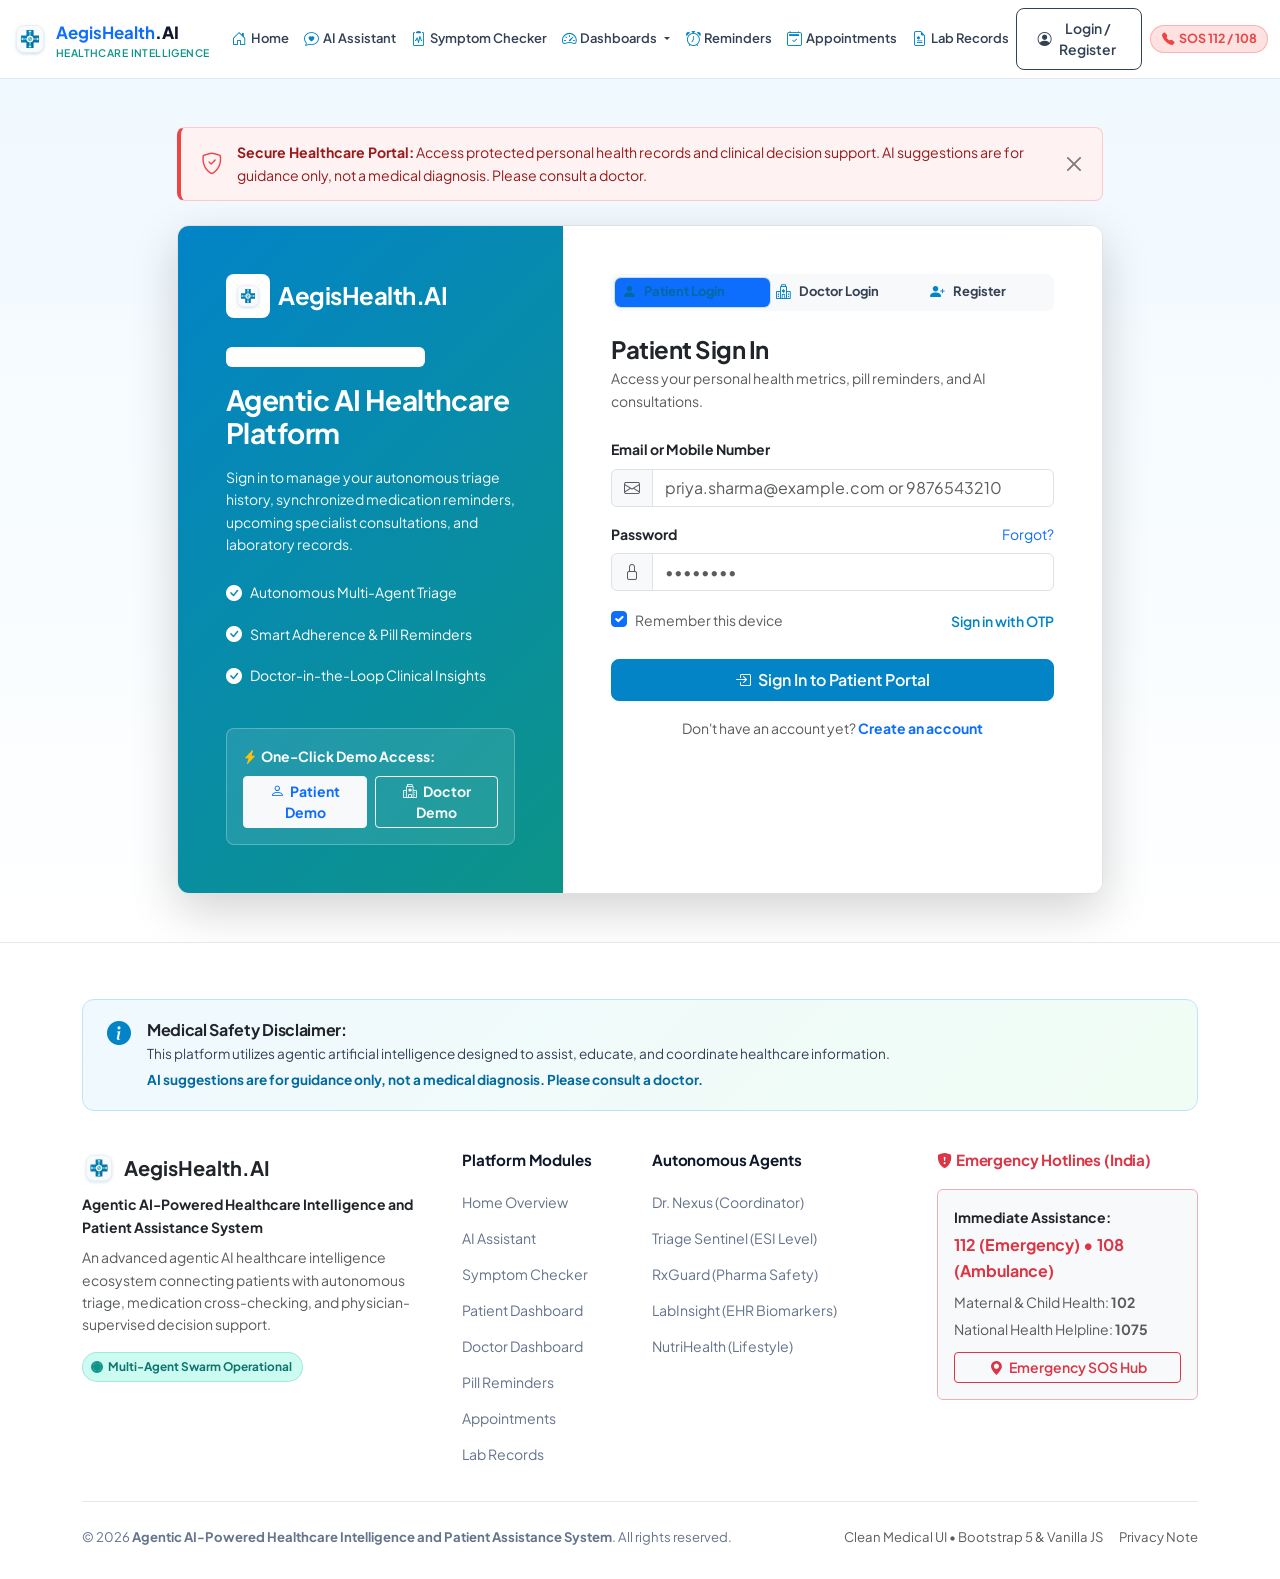
<file: pages/login.html>
<!DOCTYPE html>
<html lang="en">
<head>
  <meta charset="UTF-8">
  <meta name="viewport" content="width=device-width, initial-scale=1.0">
  <title>Login / Register - AegisHealth AI</title>
  
  <!-- Google Fonts: Plus Jakarta Sans -->
  <link rel="preconnect" href="https://fonts.googleapis.com">
  <link rel="preconnect" href="https://fonts.gstatic.com" crossorigin>
  <link href="https://fonts.googleapis.com/css2?family=Plus+Jakarta+Sans:wght@400;500;600;700;800&display=swap" rel="stylesheet">
  
  <!-- Bootstrap 5 CSS -->
  <link href="https://cdn.jsdelivr.net/npm/bootstrap@5.3.3/dist/css/bootstrap.min.css" rel="stylesheet">
  
  <!-- Bootstrap Icons -->
  <link rel="stylesheet" href="https://cdn.jsdelivr.net/npm/bootstrap-icons@1.11.3/font/bootstrap-icons.min.css">
  
  <!-- Custom Medical Theme Stylesheet -->
  <link rel="stylesheet" href="../css/style.css">
</head>
<body>

  <!-- ========================================================================
       SHARED NAVBAR
       ======================================================================== -->
  <nav class="navbar navbar-expand-xl site-navbar sticky-top">
    <div class="container">
      <a class="navbar-brand" href="../index.html">
        <div class="brand-icon">
          <img src="../images/logo.svg" alt="AegisHealth AI" width="40" height="40">
        </div>
        <div>
          <span class="text-primary fw-bold">AegisHealth</span><span class="text-teal">.AI</span>
          <span class="brand-text-sub">Healthcare Intelligence</span>
        </div>
      </a>

      <!-- Mobile Toggler -->
      <button class="navbar-toggler border-0 shadow-none" type="button" data-bs-toggle="collapse" data-bs-target="#mainNavbar" aria-controls="mainNavbar" aria-expanded="false" aria-label="Toggle navigation">
        <i class="bi bi-list fs-2 text-primary"></i>
      </button>

      <!-- Navigation Menu -->
      <div class="collapse navbar-collapse" id="mainNavbar">
        <ul class="navbar-nav mx-auto mb-2 mb-xl-0">
          <li class="nav-item">
            <a class="nav-link" href="../index.html">
              <i class="bi bi-house-door"></i> Home
            </a>
          </li>
          <li class="nav-item">
            <a class="nav-link" href="patient-assistant.html">
              <i class="bi bi-chat-heart"></i> AI Assistant
            </a>
          </li>
          <li class="nav-item">
            <a class="nav-link" href="symptom-checker.html">
              <i class="bi bi-clipboard2-pulse"></i> Symptom Checker
            </a>
          </li>
          
          <!-- Dashboards Dropdown -->
          <li class="nav-item dropdown">
            <a class="nav-link dropdown-toggle" href="#" id="dashboardsDropdown" role="button" data-bs-toggle="dropdown" aria-expanded="false">
              <i class="bi bi-speedometer2"></i> Dashboards
            </a>
            <ul class="dropdown-menu border-0 shadow-sm" aria-labelledby="dashboardsDropdown">
              <li>
                <a class="dropdown-item py-2" href="patient-dashboard.html">
                  <i class="bi bi-person-badge text-teal me-2"></i> Patient Dashboard
                </a>
              </li>
              <li>
                <a class="dropdown-item py-2" href="doctor-dashboard.html">
                  <i class="bi bi-hospital text-primary me-2"></i> Doctor Dashboard
                </a>
              </li>
            </ul>
          </li>

          <li class="nav-item">
            <a class="nav-link" href="reminders.html">
              <i class="bi bi-alarm"></i> Reminders
            </a>
          </li>
          <li class="nav-item">
            <a class="nav-link" href="appointments.html">
              <i class="bi bi-calendar2-check"></i> Appointments
            </a>
          </li>
          <li class="nav-item">
            <a class="nav-link" href="health-records.html">
              <i class="bi bi-file-earmark-medical"></i> Lab Records
            </a>
          </li>
        </ul>

        <!-- Right Action Items -->
        <div class="d-flex align-items-center gap-2 mt-2 mt-xl-0">
          <a href="login.html" class="btn btn-sm btn-med-outline d-inline-flex align-items-center gap-1 active">
            <i class="bi bi-person-circle"></i>
            <span>Login / Register</span>
          </a>

          <a href="emergency.html" class="btn-emergency-nav text-decoration-none" title="112 (Emergency) & 108 (Ambulance)">
            <i class="bi bi-telephone-fill"></i>
            <span>SOS 112 / 108</span>
          </a>
        </div>
      </div>
    </div>
  </nav>

  <main class="py-5" style="background: linear-gradient(180deg, #f0f9ff 0%, #ffffff 100%);">
    <div class="container" style="max-width: 950px;">

      <!-- Top Safety Banner -->
      <div class="safety-disclaimer-banner">
        <i class="bi bi-shield-check"></i>
        <div class="flex-grow-1">
          <strong>Secure Healthcare Portal:</strong> Access protected personal health records and clinical decision support. AI suggestions are for guidance only, not a medical diagnosis. Please consult a doctor.
        </div>
        <button type="button" class="btn-close emergency-banner-close" aria-label="Close"></button>
      </div>

      <!-- Main Auth Card -->
      <div class="med-card-static border shadow-lg p-0 overflow-hidden">
        <div class="row g-0">
          
          <!-- Left Decorative & Info Side -->
          <div class="col-lg-5 p-4 p-md-5 text-white-forced d-flex flex-column justify-content-between" style="background: linear-gradient(135deg, var(--med-primary) 0%, var(--med-teal) 100%); color: #ffffff !important;">
            <div>
              <div class="d-flex align-items-center gap-2 mb-4">
                <div class="bg-white p-2 rounded-3" style="width: 44px; height: 44px; display: flex; align-items: center; justify-content: center;">
                  <img src="../images/logo.svg" alt="AegisHealth AI" width="30" height="30">
                </div>
                <h4 class="fw-bold mb-0 text-white" style="color: #ffffff !important;">AegisHealth.AI</h4>
              </div>

              <span class="badge bg-white text-primary px-3 py-1 fw-bold text-uppercase mb-3">Healthcare Intelligence</span>
              <h3 class="fw-bold mb-3 text-white" style="color: #ffffff !important;">Agentic AI Healthcare Platform</h3>
              <p class="small mb-4 text-white" style="color: #ffffff !important; opacity: 0.95;">
                Sign in to manage your autonomous triage history, synchronized medication reminders, upcoming specialist consultations, and laboratory records.
              </p>

              <div class="d-flex flex-column gap-3 mb-4">
                <div class="d-flex align-items-center gap-2">
                  <i class="bi bi-check-circle-fill text-white"></i>
                  <span class="small text-white" style="color: #ffffff !important;">Autonomous Multi-Agent Triage</span>
                </div>
                <div class="d-flex align-items-center gap-2">
                  <i class="bi bi-check-circle-fill text-white"></i>
                  <span class="small text-white" style="color: #ffffff !important;">Smart Adherence & Pill Reminders</span>
                </div>
                <div class="d-flex align-items-center gap-2">
                  <i class="bi bi-check-circle-fill text-white"></i>
                  <span class="small text-white" style="color: #ffffff !important;">Doctor-in-the-Loop Clinical Insights</span>
                </div>
              </div>
            </div>

            <!-- Demo Quick Fill Buttons -->
            <div class="p-3 bg-white bg-opacity-10 rounded-3 border border-white border-opacity-25 mt-3">
              <div class="small fw-bold mb-2 text-white"><i class="bi bi-lightning-charge-fill text-warning me-1"></i>One-Click Demo Access:</div>
              <div class="d-flex gap-2">
                <button type="button" class="btn btn-light btn-sm flex-grow-1 fw-bold text-primary" id="demo-patient-btn">
                  <i class="bi bi-person me-1"></i> Patient Demo
                </button>
                <button type="button" class="btn btn-outline-light btn-sm flex-grow-1 fw-bold" id="demo-doctor-btn">
                  <i class="bi bi-hospital me-1"></i> Doctor Demo
                </button>
              </div>
            </div>
          </div>

          <!-- Right Form Side with Tabs -->
          <div class="col-lg-7 p-4 p-md-5 bg-white">
            
            <!-- Auth Navigation Tabs -->
            <ul class="nav nav-pills nav-fill mb-4 p-1 bg-light rounded-3" id="authTab" role="tablist">
              <li class="nav-item" role="presentation">
                <button class="nav-link active fw-bold small py-2" id="patient-login-tab" data-bs-toggle="pill" data-bs-target="#patient-login" type="button" role="tab" aria-selected="true">
                  <i class="bi bi-person-fill me-1"></i> Patient Login
                </button>
              </li>
              <li class="nav-item" role="presentation">
                <button class="nav-link fw-bold small py-2" id="doctor-login-tab" data-bs-toggle="pill" data-bs-target="#doctor-login" type="button" role="tab" aria-selected="false">
                  <i class="bi bi-hospital me-1"></i> Doctor Login
                </button>
              </li>
              <li class="nav-item" role="presentation">
                <button class="nav-link fw-bold small py-2" id="register-tab" data-bs-toggle="pill" data-bs-target="#register-panel" type="button" role="tab" aria-selected="false">
                  <i class="bi bi-person-plus-fill me-1"></i> Register
                </button>
              </li>
            </ul>

            <div class="tab-content" id="authTabContent">
              
              <!-- TAB 1: PATIENT LOGIN -->
              <div class="tab-pane fade show active" id="patient-login" role="tabpanel" aria-labelledby="patient-login-tab">
                <div class="mb-4">
                  <h4 class="fw-bold text-dark mb-1">Patient Sign In</h4>
                  <p class="text-muted small">Access your personal health metrics, pill reminders, and AI consultations.</p>
                </div>

                <form id="patient-login-form">
                  <div class="mb-3">
                    <label for="patient-email" class="form-label fw-bold small text-dark">Email or Mobile Number</label>
                    <div class="input-group">
                      <span class="input-group-text bg-light text-muted"><i class="bi bi-envelope"></i></span>
                      <input type="text" class="form-control" id="patient-email" required placeholder="priya.sharma@example.com or 9876543210">
                    </div>
                  </div>

                  <div class="mb-3">
                    <div class="d-flex justify-content-between">
                      <label for="patient-password" class="form-label fw-bold small text-dark">Password</label>
                      <a href="#" class="small text-primary text-decoration-none" onclick="alert('Password reset link sent to registered email (Simulated).'); return false;">Forgot?</a>
                    </div>
                    <div class="input-group">
                      <span class="input-group-text bg-light text-muted"><i class="bi bi-lock"></i></span>
                      <input type="password" class="form-control" id="patient-password" required placeholder="••••••••">
                    </div>
                  </div>

                  <div class="d-flex justify-content-between align-items-center mb-4">
                    <div class="form-check">
                      <input class="form-check-input" type="checkbox" id="patient-remember" checked>
                      <label class="form-check-label small text-muted" for="patient-remember">
                        Remember this device
                      </label>
                    </div>
                    <a href="#" class="small text-teal fw-semibold" onclick="alert('Simulating OTP sent to mobile number.'); return false;">Sign in with OTP</a>
                  </div>

                  <button type="submit" class="btn btn-med-primary w-100 py-2 mb-3">
                    <i class="bi bi-box-arrow-in-right me-1"></i> Sign In to Patient Portal
                  </button>

                  <div class="text-center small text-muted">
                    Don't have an account yet? 
                    <a href="#" class="fw-bold text-primary" onclick="document.getElementById('register-tab').click(); return false;">Create an account</a>
                  </div>
                </form>
              </div>

              <!-- TAB 2: DOCTOR LOGIN -->
              <div class="tab-pane fade" id="doctor-login" role="tabpanel" aria-labelledby="doctor-login-tab">
                <div class="mb-4">
                  <h4 class="fw-bold text-dark mb-1">Clinician Portal Sign In</h4>
                  <p class="text-muted small">Hospital EHR login for physicians, surgeons, and emergency triage staff.</p>
                </div>

                <form id="doctor-login-form">
                  <div class="mb-3">
                    <label for="doctor-id" class="form-label fw-bold small text-dark">Medical Registration ID / Clinician Email</label>
                    <div class="input-group">
                      <span class="input-group-text bg-light text-muted"><i class="bi bi-person-badge"></i></span>
                      <input type="text" class="form-control" id="doctor-id" required placeholder="MCI-19402 or doc.reed@stjude.org">
                    </div>
                  </div>

                  <div class="mb-3">
                    <label for="doctor-password" class="form-label fw-bold small text-dark">Clinical Authorization Key</label>
                    <div class="input-group">
                      <span class="input-group-text bg-light text-muted"><i class="bi bi-key"></i></span>
                      <input type="password" class="form-control" id="doctor-password" required placeholder="••••••••">
                    </div>
                  </div>

                  <div class="mb-3">
                    <label for="doctor-hospital" class="form-label fw-bold small text-dark">Hospital / Clinic Node</label>
                    <select class="form-select" id="doctor-hospital">
                      <option value="node-1">St. Jude Heart & Vascular Institute</option>
                      <option value="node-2">Metropolitan Acute Care & Trauma Center</option>
                      <option value="node-3">City Health General Hospital</option>
                      <option value="node-4">Apex Emergency Medicine Wing</option>
                    </select>
                  </div>

                  <div class="form-check mb-4">
                    <input class="form-check-input" type="checkbox" id="doctor-2fa" checked>
                    <label class="form-check-label small text-muted" for="doctor-2fa">
                      Enable Multi-Factor Token Authorization
                    </label>
                  </div>

                  <button type="submit" class="btn btn-med-teal w-100 py-2 mb-3">
                    <i class="bi bi-hospital me-1"></i> Access Doctor CDSS Dashboard
                  </button>
                </form>
              </div>

              <!-- TAB 3: REGISTER -->
              <div class="tab-pane fade" id="register-panel" role="tabpanel" aria-labelledby="register-tab">
                <div class="mb-4">
                  <h4 class="fw-bold text-dark mb-1">Create Patient Account</h4>
                  <p class="text-muted small">Register for AI health surveillance and electronic record keeping.</p>
                </div>

                <form id="register-form">
                  <div class="row g-2 mb-3">
                    <div class="col-sm-6">
                      <label class="form-label fw-bold small text-dark">First Name</label>
                      <input type="text" class="form-control" id="reg-fname" required placeholder="e.g. Priya">
                    </div>
                    <div class="col-sm-6">
                      <label class="form-label fw-bold small text-dark">Last Name</label>
                      <input type="text" class="form-control" id="reg-lname" required placeholder="e.g. Sharma">
                    </div>
                  </div>

                  <div class="row g-2 mb-3">
                    <div class="col-sm-6">
                      <label class="form-label fw-bold small text-dark">Mobile Number (India)</label>
                      <div class="input-group">
                        <span class="input-group-text bg-light text-muted small">+91</span>
                        <input type="tel" class="form-control" id="reg-phone" required placeholder="98765 43210">
                      </div>
                    </div>
                    <div class="col-sm-6">
                      <label class="form-label fw-bold small text-dark">Blood Group</label>
                      <select class="form-select" id="reg-blood">
                        <option value="O+">O Positive (O+)</option>
                        <option value="A+">A Positive (A+)</option>
                        <option value="B+">B Positive (B+)</option>
                        <option value="AB+">AB Positive (AB+)</option>
                        <option value="O-">O Negative (O-)</option>
                      </select>
                    </div>
                  </div>

                  <div class="mb-3">
                    <label class="form-label fw-bold small text-dark">Email Address</label>
                    <input type="email" class="form-control" id="reg-email" required placeholder="priya.sharma@example.com">
                  </div>

                  <div class="mb-3">
                    <label class="form-label fw-bold small text-dark">Create Password</label>
                    <input type="password" class="form-control" id="reg-pass" required placeholder="At least 8 characters">
                  </div>

                  <div class="form-check mb-4 small text-muted">
                    <input class="form-check-input" type="checkbox" id="reg-terms" required checked>
                    <label class="form-check-label" for="reg-terms">
                      I understand that AI suggestions are for guidance only, not a medical diagnosis. Please consult a doctor.
                    </label>
                  </div>

                  <button type="submit" class="btn btn-med-primary w-100 py-2">
                    <i class="bi bi-person-check-fill me-1"></i> Complete Patient Registration
                  </button>
                </form>
              </div>

            </div>

          </div>
        </div>
      </div>

    </div>
  </main>

  <!-- ========================================================================
       SHARED FOOTER
       ======================================================================== -->
  <footer class="site-footer">
    <div class="container">
      
      <!-- Prominent Medical Disclaimer Box -->
      <div class="footer-disclaimer-box">
        <i class="bi bi-info-circle-fill disclaimer-icon"></i>
        <div>
          <h6 class="fw-bold mb-1 text-dark">Medical Safety Disclaimer:</h6>
          <p class="footer-disclaimer-text">
            This platform utilizes agentic artificial intelligence designed to assist, educate, and coordinate healthcare information. 
            <span class="mandatory-note">AI suggestions are for guidance only, not a medical diagnosis. Please consult a doctor.</span>
          </p>
        </div>
      </div>

      <div class="row g-4 mb-4">
        <!-- Col 1: Brand -->
        <div class="col-lg-4 col-md-6">
          <div class="d-flex align-items-center gap-2 mb-2">
            <img src="../images/logo.svg" alt="AegisHealth AI" width="34" height="34">
            <span class="fw-bold fs-5 text-dark">AegisHealth<span class="text-teal">.AI</span></span>
          </div>
          <div class="fw-bold text-dark small mb-2">Agentic AI-Powered Healthcare Intelligence and Patient Assistance System</div>
          <p class="text-muted small mb-3">
            An advanced agentic AI healthcare intelligence ecosystem connecting patients with autonomous triage, medication cross-checking, and physician-supervised decision support.
          </p>
          <div class="agent-status-badge">
            <span class="pulse-dot"></span>
            <span>Multi-Agent Swarm Operational</span>
          </div>
        </div>

        <!-- Col 2: Navigation -->
        <div class="col-lg-2 col-md-6 col-6">
          <h6 class="footer-heading">Platform Modules</h6>
          <ul class="footer-links">
            <li><a href="../index.html">Home Overview</a></li>
            <li><a href="patient-assistant.html">AI Assistant</a></li>
            <li><a href="symptom-checker.html">Symptom Checker</a></li>
            <li><a href="patient-dashboard.html">Patient Dashboard</a></li>
            <li><a href="doctor-dashboard.html">Doctor Dashboard</a></li>
            <li><a href="reminders.html">Pill Reminders</a></li>
            <li><a href="appointments.html">Appointments</a></li>
            <li><a href="health-records.html">Lab Records</a></li>
          </ul>
        </div>

        <!-- Col 3: Agents -->
        <div class="col-lg-3 col-md-6 col-6">
          <h6 class="footer-heading">Autonomous Agents</h6>
          <ul class="footer-links">
            <li><a href="patient-assistant.html">Dr. Nexus (Coordinator)</a></li>
            <li><a href="symptom-checker.html">Triage Sentinel (ESI Level)</a></li>
            <li><a href="patient-assistant.html">RxGuard (Pharma Safety)</a></li>
            <li><a href="health-records.html">LabInsight (EHR Biomarkers)</a></li>
            <li><a href="patient-assistant.html">NutriHealth (Lifestyle)</a></li>
          </ul>
        </div>

        <!-- Col 4: Urgent Emergency -->
        <div class="col-lg-3 col-md-6">
          <h6 class="footer-heading text-danger"><i class="bi bi-shield-fill-exclamation me-1"></i>Emergency Hotlines (India)</h6>
          <div class="p-3 bg-light rounded border border-danger-subtle">
            <div class="fw-bold text-dark small mb-1">Immediate Assistance:</div>
            <div class="fs-6 fw-bold text-danger mb-2">112 (Emergency) • 108 (Ambulance)</div>
            <div class="small text-muted mb-1">Maternal & Child Health: <strong>102</strong></div>
            <div class="small text-muted mb-2">National Health Helpline: <strong>1075</strong></div>
            <a href="emergency.html" class="btn btn-sm btn-outline-danger w-100 mt-1 fw-semibold">
              <i class="bi bi-geo-alt-fill me-1"></i> Emergency SOS Hub
            </a>
          </div>
        </div>
      </div>

      <!-- Footer Bottom -->
      <div class="footer-bottom d-flex flex-wrap justify-content-between align-items-center gap-2">
        <div>
          &copy; 2026 <strong>Agentic AI-Powered Healthcare Intelligence and Patient Assistance System</strong>. All rights reserved.
        </div>
        <div class="d-flex gap-3">
          <span class="text-muted">Clean Medical UI • Bootstrap 5 & Vanilla JS</span>
          <a href="#" class="text-muted" onclick="alert('All user medical prompts and vitals are kept local in this frontend simulation.'); return false;">Privacy Note</a>
        </div>
      </div>
    </div>
  </footer>

  <!-- Bootstrap 5 Bundle JS -->
  <script src="https://cdn.jsdelivr.net/npm/bootstrap@5.3.3/dist/js/bootstrap.bundle.min.js"></script>
  
  <!-- Global Shared JS -->
  <script src="../js/main.js"></script>

  <!-- Login/Register Interactive Helper -->
  <script>
    document.addEventListener('DOMContentLoaded', () => {
      const demoPatientBtn = document.getElementById('demo-patient-btn');
      const demoDoctorBtn = document.getElementById('demo-doctor-btn');
      const patientForm = document.getElementById('patient-login-form');
      const doctorForm = document.getElementById('doctor-login-form');
      const registerForm = document.getElementById('register-form');

      // Demo quick fills
      if (demoPatientBtn) {
        demoPatientBtn.addEventListener('click', () => {
          document.getElementById('patient-login-tab').click();
          document.getElementById('patient-email').value = 'priya.sharma@example.com';
          document.getElementById('patient-password').value = 'PatientSecure2026';
          showToast('Demo Patient Loaded', 'Click "Sign In" or wait for redirection.', 'info');
          setTimeout(() => {
            patientForm.dispatchEvent(new Event('submit'));
          }, 800);
        });
      }

      if (demoDoctorBtn) {
        demoDoctorBtn.addEventListener('click', () => {
          document.getElementById('doctor-login-tab').click();
          document.getElementById('doctor-id').value = 'MCI-19402 / Dr. Marcus Reed';
          document.getElementById('doctor-password').value = 'DoctorClinicalSecure';
          showToast('Demo Clinician Loaded', 'Redirecting to Doctor CDSS Dashboard...', 'info');
          setTimeout(() => {
            doctorForm.dispatchEvent(new Event('submit'));
          }, 800);
        });
      }

      // Handle patient form submit
      if (patientForm) {
        patientForm.addEventListener('submit', (e) => {
          e.preventDefault();
          showToast('Sign In Successful', 'Welcome back, Priya Sharma. Redirecting to dashboard...', 'success');
          setTimeout(() => {
            window.location.href = 'patient-dashboard.html';
          }, 1000);
        });
      }

      // Handle doctor form submit
      if (doctorForm) {
        doctorForm.addEventListener('submit', (e) => {
          e.preventDefault();
          showToast('Clinician Authenticated', 'Access granted to Hospital Triage Portal...', 'success');
          setTimeout(() => {
            window.location.href = 'doctor-dashboard.html';
          }, 1000);
        });
      }

      // Handle register form submit
      if (registerForm) {
        registerForm.addEventListener('submit', (e) => {
          e.preventDefault();
          const fname = document.getElementById('reg-fname').value;
          showToast('Account Created!', `Welcome to AegisHealth, ${fname}. Loading your personal dashboard...`, 'success');
          setTimeout(() => {
            window.location.href = 'patient-dashboard.html';
          }, 1200);
        });
      }
    });
  </script>
</body>
</html>
</file>
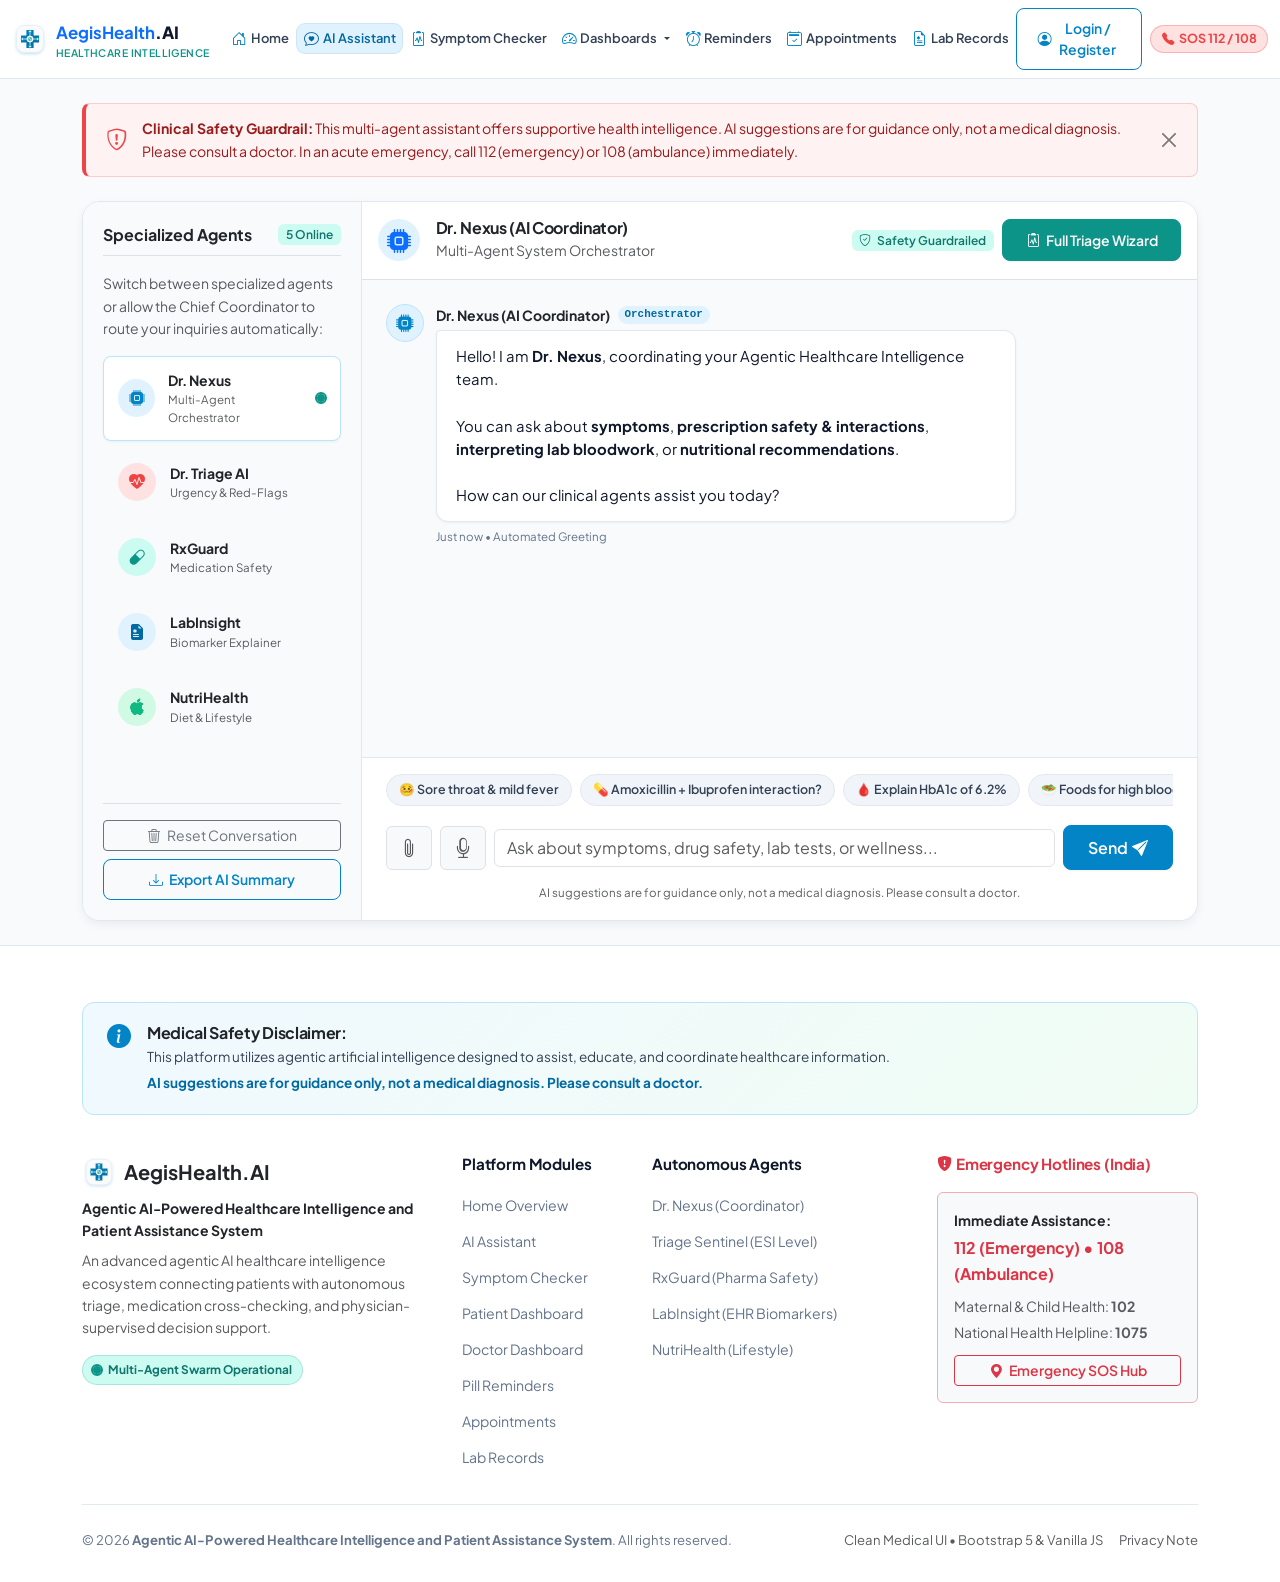
<file: pages/patient-assistant.html>
<!DOCTYPE html>
<html lang="en">
<head>
  <meta charset="UTF-8">
  <meta name="viewport" content="width=device-width, initial-scale=1.0">
  <title>Patient AI Assistant - Multi-Agent Healthcare Intelligence</title>
  
  <!-- Google Fonts: Plus Jakarta Sans -->
  <link rel="preconnect" href="https://fonts.googleapis.com">
  <link rel="preconnect" href="https://fonts.gstatic.com" crossorigin>
  <link href="https://fonts.googleapis.com/css2?family=Plus+Jakarta+Sans:wght@400;500;600;700;800&display=swap" rel="stylesheet">
  
  <!-- Bootstrap 5 CSS -->
  <link href="https://cdn.jsdelivr.net/npm/bootstrap@5.3.3/dist/css/bootstrap.min.css" rel="stylesheet">
  
  <!-- Bootstrap Icons -->
  <link rel="stylesheet" href="https://cdn.jsdelivr.net/npm/bootstrap-icons@1.11.3/font/bootstrap-icons.min.css">
  
  <!-- Custom Medical Theme Stylesheet -->
  <link rel="stylesheet" href="../css/style.css">
</head>
<body>

  <!-- ========================================================================
       SHARED NAVBAR
       ======================================================================== -->
  <nav class="navbar navbar-expand-xl site-navbar sticky-top">
    <div class="container">
      <a class="navbar-brand" href="../index.html">
        <div class="brand-icon">
          <img src="../images/logo.svg" alt="AegisHealth AI" width="40" height="40">
        </div>
        <div>
          <span class="text-primary fw-bold">AegisHealth</span><span class="text-teal">.AI</span>
          <span class="brand-text-sub">Healthcare Intelligence</span>
        </div>
      </a>

      <!-- Mobile Toggler -->
      <button class="navbar-toggler border-0 shadow-none" type="button" data-bs-toggle="collapse" data-bs-target="#mainNavbar" aria-controls="mainNavbar" aria-expanded="false" aria-label="Toggle navigation">
        <i class="bi bi-list fs-2 text-primary"></i>
      </button>

      <!-- Navigation Menu -->
      <div class="collapse navbar-collapse" id="mainNavbar">
        <ul class="navbar-nav mx-auto mb-2 mb-xl-0">
          <li class="nav-item">
            <a class="nav-link" href="../index.html">
              <i class="bi bi-house-door"></i> Home
            </a>
          </li>
          <li class="nav-item">
            <a class="nav-link active" href="patient-assistant.html">
              <i class="bi bi-chat-heart"></i> AI Assistant
            </a>
          </li>
          <li class="nav-item">
            <a class="nav-link" href="symptom-checker.html">
              <i class="bi bi-clipboard2-pulse"></i> Symptom Checker
            </a>
          </li>
          
          <!-- Dashboards Dropdown -->
          <li class="nav-item dropdown">
            <a class="nav-link dropdown-toggle" href="#" id="dashboardsDropdown" role="button" data-bs-toggle="dropdown" aria-expanded="false">
              <i class="bi bi-speedometer2"></i> Dashboards
            </a>
            <ul class="dropdown-menu border-0 shadow-sm" aria-labelledby="dashboardsDropdown">
              <li>
                <a class="dropdown-item py-2" href="patient-dashboard.html">
                  <i class="bi bi-person-badge text-teal me-2"></i> Patient Dashboard
                </a>
              </li>
              <li>
                <a class="dropdown-item py-2" href="doctor-dashboard.html">
                  <i class="bi bi-hospital text-primary me-2"></i> Doctor Dashboard
                </a>
              </li>
            </ul>
          </li>

          <li class="nav-item">
            <a class="nav-link" href="reminders.html">
              <i class="bi bi-alarm"></i> Reminders
            </a>
          </li>
          <li class="nav-item">
            <a class="nav-link" href="appointments.html">
              <i class="bi bi-calendar2-check"></i> Appointments
            </a>
          </li>
          <li class="nav-item">
            <a class="nav-link" href="health-records.html">
              <i class="bi bi-file-earmark-medical"></i> Lab Records
            </a>
          </li>
        </ul>

        <!-- Right Action Items -->
        <div class="d-flex align-items-center gap-2 mt-2 mt-xl-0">
          <a href="login.html" class="btn btn-sm btn-med-outline d-inline-flex align-items-center gap-1">
            <i class="bi bi-person-circle"></i>
            <span>Login / Register</span>
          </a>

          <a href="emergency.html" class="btn-emergency-nav text-decoration-none" title="112 (Emergency) & 108 (Ambulance)">
            <i class="bi bi-telephone-fill"></i>
            <span>SOS 112 / 108</span>
          </a>
        </div>
      </div>
    </div>
  </nav>

  <main class="py-4">
    <div class="container">
      
      <!-- Top Disclaimer Alert -->
      <div class="safety-disclaimer-banner">
        <i class="bi bi-shield-exclamation"></i>
        <div class="flex-grow-1">
          <strong>Clinical Safety Guardrail:</strong> This multi-agent assistant offers supportive health intelligence. AI suggestions are for guidance only, not a medical diagnosis. Please consult a doctor. In an acute emergency, call 112 (emergency) or 108 (ambulance) immediately.
        </div>
        <button type="button" class="btn-close emergency-banner-close" aria-label="Close"></button>
      </div>

      <!-- Main Chat Interface Container -->
      <div class="chat-container">
        <div class="row g-0 h-100">
          
          <!-- Left Sidebar: Agent Selection -->
          <div class="col-lg-4 col-xl-3 chat-sidebar d-flex flex-column justify-content-between">
            <div>
              <div class="d-flex align-items-center justify-content-between mb-3 pb-2 border-bottom">
                <span class="fw-bold text-dark fs-6">Specialized Agents</span>
                <span class="badge badge-soft-teal">5 Online</span>
              </div>
              <p class="text-muted small mb-3">
                Switch between specialized agents or allow the Chief Coordinator to route your inquiries automatically:
              </p>

              <!-- Agent 1: Coordinator -->
              <button class="agent-selector-btn active" data-agent="coordinator">
                <div class="rounded-circle d-flex align-items-center justify-content-center" style="width: 38px; height: 38px; background-color: var(--med-primary-light); color: var(--med-primary);">
                  <i class="bi bi-cpu-fill"></i>
                </div>
                <div class="flex-grow-1">
                  <div class="fw-bold small agent-name text-dark">Dr. Nexus</div>
                  <div class="text-muted" style="font-size: 0.72rem;">Multi-Agent Orchestrator</div>
                </div>
                <span class="pulse-dot"></span>
              </button>

              <!-- Agent 2: Triage -->
              <button class="agent-selector-btn" data-agent="triage">
                <div class="rounded-circle d-flex align-items-center justify-content-center" style="width: 38px; height: 38px; background-color: var(--med-danger-light); color: var(--med-danger);">
                  <i class="bi bi-heart-pulse-fill"></i>
                </div>
                <div class="flex-grow-1">
                  <div class="fw-bold small agent-name text-dark">Dr. Triage AI</div>
                  <div class="text-muted" style="font-size: 0.72rem;">Urgency & Red-Flags</div>
                </div>
              </button>

              <!-- Agent 3: Pharma -->
              <button class="agent-selector-btn" data-agent="pharma">
                <div class="rounded-circle d-flex align-items-center justify-content-center" style="width: 38px; height: 38px; background-color: var(--med-teal-light); color: var(--med-teal);">
                  <i class="bi bi-capsule"></i>
                </div>
                <div class="flex-grow-1">
                  <div class="fw-bold small agent-name text-dark">RxGuard</div>
                  <div class="text-muted" style="font-size: 0.72rem;">Medication Safety</div>
                </div>
              </button>

              <!-- Agent 4: Lab Explainer -->
              <button class="agent-selector-btn" data-agent="diagnostic">
                <div class="rounded-circle d-flex align-items-center justify-content-center" style="width: 38px; height: 38px; background-color: #e0f2fe; color: #0369a1;">
                  <i class="bi bi-file-earmark-medical-fill"></i>
                </div>
                <div class="flex-grow-1">
                  <div class="fw-bold small agent-name text-dark">LabInsight</div>
                  <div class="text-muted" style="font-size: 0.72rem;">Biomarker Explainer</div>
                </div>
              </button>

              <!-- Agent 5: Wellness -->
              <button class="agent-selector-btn" data-agent="wellness">
                <div class="rounded-circle d-flex align-items-center justify-content-center" style="width: 38px; height: 38px; background-color: #d1fae5; color: #10b981;">
                  <i class="bi bi-apple"></i>
                </div>
                <div class="flex-grow-1">
                  <div class="fw-bold small agent-name text-dark">NutriHealth</div>
                  <div class="text-muted" style="font-size: 0.72rem;">Diet & Lifestyle</div>
                </div>
              </button>
            </div>

            <!-- Sidebar Actions & Shortcuts -->
            <div class="pt-3 border-top mt-3">
              <button class="btn btn-sm btn-outline-secondary w-100 mb-2" id="clear-chat-btn">
                <i class="bi bi-trash3 me-1"></i> Reset Conversation
              </button>
              <button class="btn btn-sm btn-med-outline w-100" id="download-summary-btn">
                <i class="bi bi-download me-1"></i> Export AI Summary
              </button>
            </div>
          </div>

          <!-- Right Area: Chat Window -->
          <div class="col-lg-8 col-xl-9 d-flex flex-column h-100">
            
            <!-- Chat Top Header Bar -->
            <div class="p-3 bg-white border-bottom d-flex align-items-center justify-content-between">
              <div class="d-flex align-items-center gap-3">
                <div class="rounded-circle d-flex align-items-center justify-content-center" style="width: 42px; height: 42px; background-color: var(--med-primary-light);">
                  <i id="active-agent-avatar" class="bi bi-cpu-fill fs-4 text-primary"></i>
                </div>
                <div>
                  <h6 class="mb-0 fw-bold text-dark" id="active-agent-name">Dr. Nexus (AI Coordinator)</h6>
                  <span class="small text-muted" id="active-agent-role">Multi-Agent System Orchestrator</span>
                </div>
              </div>

              <div class="d-flex align-items-center gap-2">
                <span class="badge badge-soft-teal d-none d-sm-inline-block">
                  <i class="bi bi-shield-check me-1"></i> Safety Guardrailed
                </span>
                <a href="symptom-checker.html" class="btn btn-sm btn-med-teal">
                  <i class="bi bi-clipboard2-pulse me-1"></i> Full Triage Wizard
                </a>
              </div>
            </div>

            <!-- Messages Stream Area -->
            <div class="chat-messages-area" id="chat-messages">
              <!-- Initial Agent Welcome Bubble -->
              <div class="message-bubble agent">
                <div class="message-avatar">
                  <i class="bi bi-cpu-fill"></i>
                </div>
                <div>
                  <div class="d-flex align-items-center gap-2 mb-1">
                    <span class="fw-bold small text-dark">Dr. Nexus (AI Coordinator)</span>
                    <span class="badge badge-soft-blue rounded-pill font-monospace" style="font-size: 0.68rem;">Orchestrator</span>
                  </div>
                  <div class="message-content">
                    Hello! I am <strong>Dr. Nexus</strong>, coordinating your Agentic Healthcare Intelligence team. 
                    <br><br>
                    You can ask about <strong>symptoms</strong>, <strong>prescription safety & interactions</strong>, <strong>interpreting lab bloodwork</strong>, or <strong>nutritional recommendations</strong>.
                    <br><br>
                    How can our clinical agents assist you today?
                  </div>
                  <div class="message-timestamp">Just now • Automated Greeting</div>
                </div>
              </div>
            </div>

            <!-- Prompt Suggestions & Input Area -->
            <div class="chat-input-area">
              <div class="prompt-suggestions">
                <button type="button" class="suggestion-chip" data-prompt="I have a sore throat, mild fever of 99.8°F, and a dry cough for 2 days. What should I do?">
                  🤒 Sore throat & mild fever
                </button>
                <button type="button" class="suggestion-chip" data-prompt="Can I take ibuprofen if I took amoxicillin 500mg this morning?">
                  💊 Amoxicillin + Ibuprofen interaction?
                </button>
                <button type="button" class="suggestion-chip" data-prompt="My recent blood test shows HbA1c is 6.2%. What does this mean?">
                  🩸 Explain HbA1c of 6.2%
                </button>
                <button type="button" class="suggestion-chip" data-prompt="What foods should I avoid if I was diagnosed with elevated blood pressure?">
                  🥗 Foods for high blood pressure
                </button>
              </div>

              <!-- Message Form -->
              <form id="chat-form" class="d-flex gap-2 align-items-center">
                <button type="button" class="btn btn-light border text-muted" title="Attach Lab Report or Image (Simulated)" onclick="showToast('File Upload', 'Lab PDF / Photo attachment simulated. The agent will read your document.', 'info')">
                  <i class="bi bi-paperclip fs-5"></i>
                </button>
                <button type="button" class="btn btn-light border text-muted" title="Voice Input (Simulated)" onclick="showToast('Voice Triage', 'Microphone activated. Speak your symptoms clearly.', 'info')">
                  <i class="bi bi-mic fs-5"></i>
                </button>
                <input type="text" id="chat-input" class="form-control" placeholder="Ask about symptoms, drug safety, lab tests, or wellness..." autocomplete="off">
                <button type="submit" class="btn btn-med-primary px-4 d-flex align-items-center gap-1">
                  <span>Send</span> <i class="bi bi-send-fill"></i>
                </button>
              </form>
              <div class="text-center mt-2">
                <small class="text-muted" style="font-size: 0.72rem;">
                  AI suggestions are for guidance only, not a medical diagnosis. Please consult a doctor.
                </small>
              </div>
            </div>

          </div>
        </div>
      </div>
    </div>
  </main>

  <!-- ========================================================================
       SHARED FOOTER
       ======================================================================== -->
  <footer class="site-footer">
    <div class="container">
      
      <!-- Prominent Medical Disclaimer Box -->
      <div class="footer-disclaimer-box">
        <i class="bi bi-info-circle-fill disclaimer-icon"></i>
        <div>
          <h6 class="fw-bold mb-1 text-dark">Medical Safety Disclaimer:</h6>
          <p class="footer-disclaimer-text">
            This platform utilizes agentic artificial intelligence designed to assist, educate, and coordinate healthcare information. 
            <span class="mandatory-note">AI suggestions are for guidance only, not a medical diagnosis. Please consult a doctor.</span>
          </p>
        </div>
      </div>

      <div class="row g-4 mb-4">
        <!-- Col 1: Brand -->
        <div class="col-lg-4 col-md-6">
          <div class="d-flex align-items-center gap-2 mb-2">
            <img src="../images/logo.svg" alt="AegisHealth AI" width="34" height="34">
            <span class="fw-bold fs-5 text-dark">AegisHealth<span class="text-teal">.AI</span></span>
          </div>
          <div class="fw-bold text-dark small mb-2">Agentic AI-Powered Healthcare Intelligence and Patient Assistance System</div>
          <p class="text-muted small mb-3">
            An advanced agentic AI healthcare intelligence ecosystem connecting patients with autonomous triage, medication cross-checking, and physician-supervised decision support.
          </p>
          <div class="agent-status-badge">
            <span class="pulse-dot"></span>
            <span>Multi-Agent Swarm Operational</span>
          </div>
        </div>

        <!-- Col 2: Navigation -->
        <div class="col-lg-2 col-md-6 col-6">
          <h6 class="footer-heading">Platform Modules</h6>
          <ul class="footer-links">
            <li><a href="../index.html">Home Overview</a></li>
            <li><a href="patient-assistant.html">AI Assistant</a></li>
            <li><a href="symptom-checker.html">Symptom Checker</a></li>
            <li><a href="patient-dashboard.html">Patient Dashboard</a></li>
            <li><a href="doctor-dashboard.html">Doctor Dashboard</a></li>
            <li><a href="reminders.html">Pill Reminders</a></li>
            <li><a href="appointments.html">Appointments</a></li>
            <li><a href="health-records.html">Lab Records</a></li>
          </ul>
        </div>

        <!-- Col 3: Agents -->
        <div class="col-lg-3 col-md-6 col-6">
          <h6 class="footer-heading">Autonomous Agents</h6>
          <ul class="footer-links">
            <li><a href="patient-assistant.html">Dr. Nexus (Coordinator)</a></li>
            <li><a href="symptom-checker.html">Triage Sentinel (ESI Level)</a></li>
            <li><a href="patient-assistant.html">RxGuard (Pharma Safety)</a></li>
            <li><a href="health-records.html">LabInsight (EHR Biomarkers)</a></li>
            <li><a href="patient-assistant.html">NutriHealth (Lifestyle)</a></li>
          </ul>
        </div>

        <!-- Col 4: Urgent Emergency -->
        <div class="col-lg-3 col-md-6">
          <h6 class="footer-heading text-danger"><i class="bi bi-shield-fill-exclamation me-1"></i>Emergency Hotlines (India)</h6>
          <div class="p-3 bg-light rounded border border-danger-subtle">
            <div class="fw-bold text-dark small mb-1">Immediate Assistance:</div>
            <div class="fs-6 fw-bold text-danger mb-2">112 (Emergency) • 108 (Ambulance)</div>
            <div class="small text-muted mb-1">Maternal & Child Health: <strong>102</strong></div>
            <div class="small text-muted mb-2">National Health Helpline: <strong>1075</strong></div>
            <a href="emergency.html" class="btn btn-sm btn-outline-danger w-100 mt-1 fw-semibold">
              <i class="bi bi-geo-alt-fill me-1"></i> Emergency SOS Hub
            </a>
          </div>
        </div>
      </div>

      <!-- Footer Bottom -->
      <div class="footer-bottom d-flex flex-wrap justify-content-between align-items-center gap-2">
        <div>
          &copy; 2026 <strong>Agentic AI-Powered Healthcare Intelligence and Patient Assistance System</strong>. All rights reserved.
        </div>
        <div class="d-flex gap-3">
          <span class="text-muted">Clean Medical UI • Bootstrap 5 & Vanilla JS</span>
          <a href="#" class="text-muted" onclick="alert('All user medical prompts and vitals are kept local in this frontend simulation.'); return false;">Privacy Note</a>
        </div>
      </div>
    </div>
  </footer>

  <!-- Bootstrap 5 Bundle JS -->
  <script src="https://cdn.jsdelivr.net/npm/bootstrap@5.3.3/dist/js/bootstrap.bundle.min.js"></script>
  
  <!-- Global Shared JS -->
  <script src="../js/main.js"></script>

  <!-- Interactive Chat Agent Logic -->
  <script src="../js/chat-agent.js"></script>

  <!-- URL Param Auto-Prompt Reader -->
  <script>
    document.addEventListener('DOMContentLoaded', () => {
      const urlParams = new URLSearchParams(window.location.search);
      const promptParam = urlParams.get('prompt');
      if (promptParam) {
        const input = document.getElementById('chat-input');
        const form = document.getElementById('chat-form');
        if (input && form) {
          input.value = decodeURIComponent(promptParam);
          setTimeout(() => {
            form.dispatchEvent(new Event('submit'));
          }, 300);
        }
      }
    });
  </script>
</body>
</html>
</file>
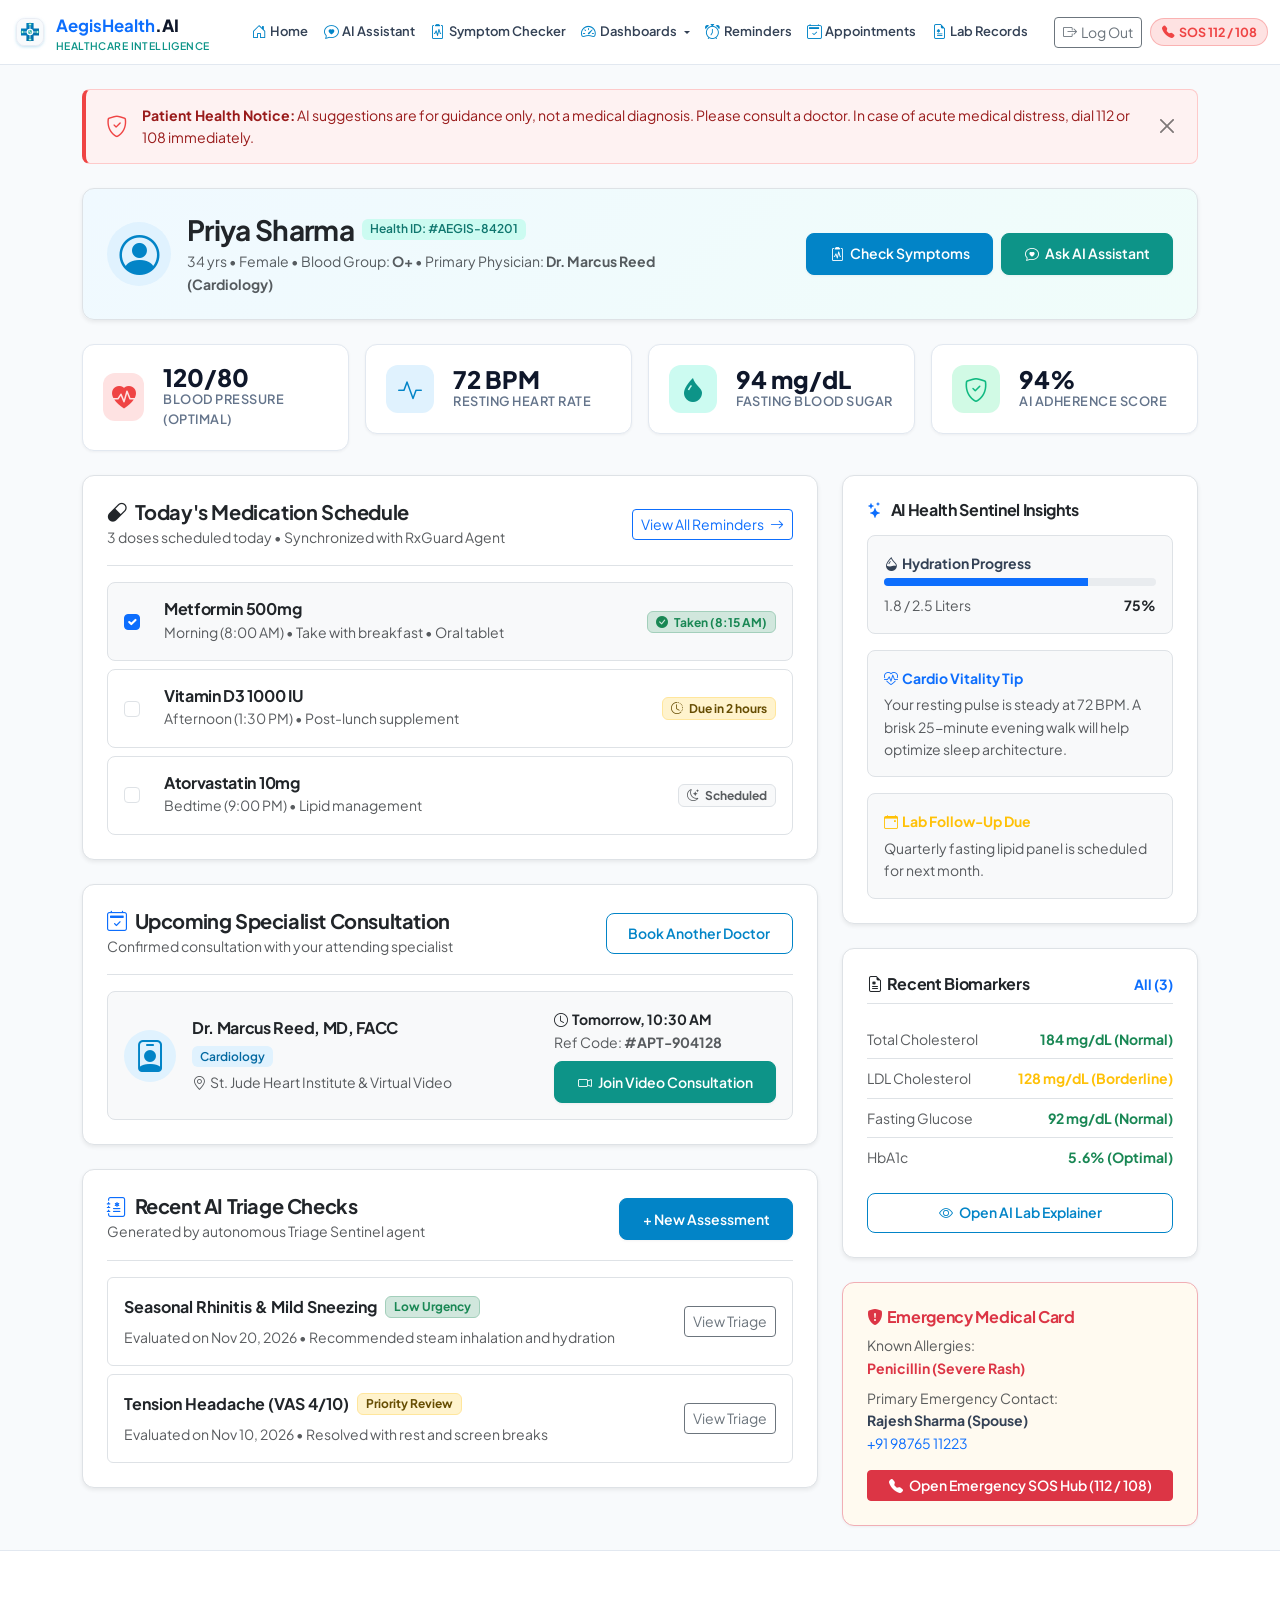
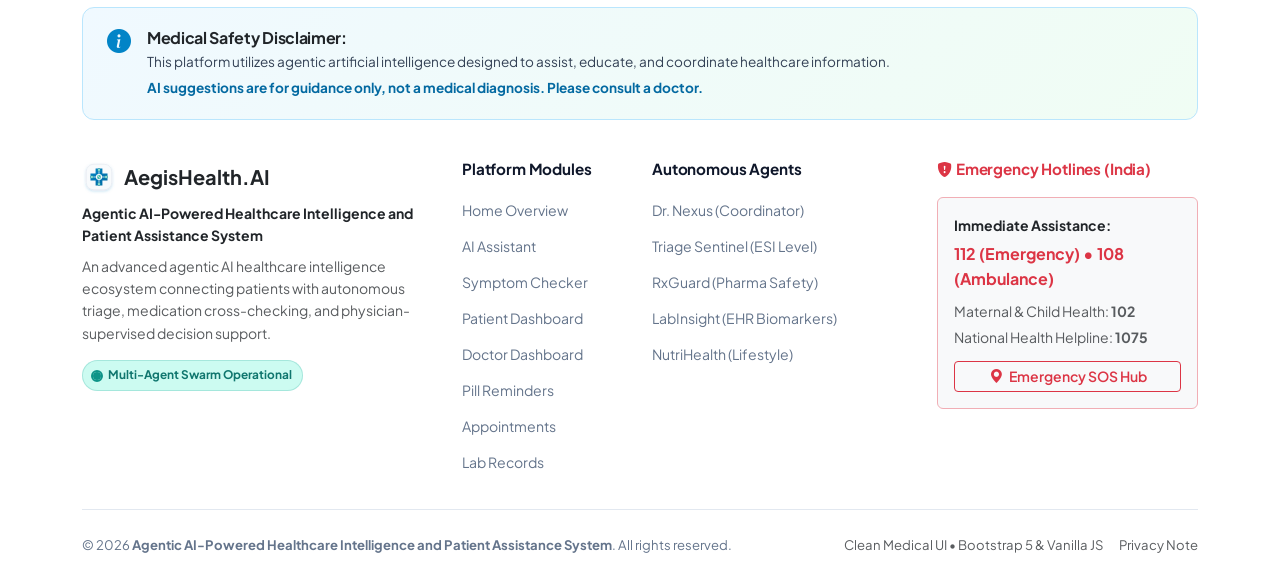
<file: pages/patient-dashboard.html>
<!DOCTYPE html>
<html lang="en">
<head>
  <meta charset="UTF-8">
  <meta name="viewport" content="width=device-width, initial-scale=1.0">
  <title>Patient Dashboard - AegisHealth AI</title>
  
  <!-- Google Fonts: Plus Jakarta Sans -->
  <link rel="preconnect" href="https://fonts.googleapis.com">
  <link rel="preconnect" href="https://fonts.gstatic.com" crossorigin>
  <link href="https://fonts.googleapis.com/css2?family=Plus+Jakarta+Sans:wght@400;500;600;700;800&display=swap" rel="stylesheet">
  
  <!-- Bootstrap 5 CSS -->
  <link href="https://cdn.jsdelivr.net/npm/bootstrap@5.3.3/dist/css/bootstrap.min.css" rel="stylesheet">
  
  <!-- Bootstrap Icons -->
  <link rel="stylesheet" href="https://cdn.jsdelivr.net/npm/bootstrap-icons@1.11.3/font/bootstrap-icons.min.css">
  
  <!-- Custom Medical Theme Stylesheet -->
  <link rel="stylesheet" href="../css/style.css">
</head>
<body>

  <!-- ========================================================================
       SHARED NAVBAR
       ======================================================================== -->
  <nav class="navbar navbar-expand-xl site-navbar sticky-top">
    <div class="container">
      <a class="navbar-brand" href="../index.html">
        <div class="brand-icon">
          <img src="../images/logo.svg" alt="AegisHealth AI" width="40" height="40">
        </div>
        <div>
          <span class="text-primary fw-bold">AegisHealth</span><span class="text-teal">.AI</span>
          <span class="brand-text-sub">Healthcare Intelligence</span>
        </div>
      </a>

      <!-- Mobile Toggler -->
      <button class="navbar-toggler border-0 shadow-none" type="button" data-bs-toggle="collapse" data-bs-target="#mainNavbar" aria-controls="mainNavbar" aria-expanded="false" aria-label="Toggle navigation">
        <i class="bi bi-list fs-2 text-primary"></i>
      </button>

      <!-- Navigation Menu -->
      <div class="collapse navbar-collapse" id="mainNavbar">
        <ul class="navbar-nav mx-auto mb-2 mb-xl-0">
          <li class="nav-item">
            <a class="nav-link" href="../index.html">
              <i class="bi bi-house-door"></i> Home
            </a>
          </li>
          <li class="nav-item">
            <a class="nav-link" href="patient-assistant.html">
              <i class="bi bi-chat-heart"></i> AI Assistant
            </a>
          </li>
          <li class="nav-item">
            <a class="nav-link" href="symptom-checker.html">
              <i class="bi bi-clipboard2-pulse"></i> Symptom Checker
            </a>
          </li>
          
          <!-- Dashboards Dropdown -->
          <li class="nav-item dropdown">
            <a class="nav-link dropdown-toggle active" href="#" id="dashboardsDropdown" role="button" data-bs-toggle="dropdown" aria-expanded="false">
              <i class="bi bi-speedometer2"></i> Dashboards
            </a>
            <ul class="dropdown-menu border-0 shadow-sm" aria-labelledby="dashboardsDropdown">
              <li>
                <a class="dropdown-item py-2 active" href="patient-dashboard.html">
                  <i class="bi bi-person-badge text-teal me-2"></i> Patient Dashboard
                </a>
              </li>
              <li>
                <a class="dropdown-item py-2" href="doctor-dashboard.html">
                  <i class="bi bi-hospital text-primary me-2"></i> Doctor Dashboard
                </a>
              </li>
            </ul>
          </li>

          <li class="nav-item">
            <a class="nav-link" href="reminders.html">
              <i class="bi bi-alarm"></i> Reminders
            </a>
          </li>
          <li class="nav-item">
            <a class="nav-link" href="appointments.html">
              <i class="bi bi-calendar2-check"></i> Appointments
            </a>
          </li>
          <li class="nav-item">
            <a class="nav-link" href="health-records.html">
              <i class="bi bi-file-earmark-medical"></i> Lab Records
            </a>
          </li>
        </ul>

        <!-- Right Action Items -->
        <div class="d-flex align-items-center gap-2 mt-2 mt-xl-0">
          <a href="login.html" class="btn btn-sm btn-outline-secondary d-inline-flex align-items-center gap-1">
            <i class="bi bi-box-arrow-right"></i>
            <span>Log Out</span>
          </a>

          <a href="emergency.html" class="btn-emergency-nav text-decoration-none" title="112 (Emergency) & 108 (Ambulance)">
            <i class="bi bi-telephone-fill"></i>
            <span>SOS 112 / 108</span>
          </a>
        </div>
      </div>
    </div>
  </nav>

  <main class="py-4">
    <div class="container">
      
      <!-- Top Safety Banner -->
      <div class="safety-disclaimer-banner">
        <i class="bi bi-shield-check"></i>
        <div class="flex-grow-1">
          <strong>Patient Health Notice:</strong> AI suggestions are for guidance only, not a medical diagnosis. Please consult a doctor. In case of acute medical distress, dial 112 or 108 immediately.
        </div>
        <button type="button" class="btn-close emergency-banner-close" aria-label="Close"></button>
      </div>

      <!-- Patient Welcome Profile Banner -->
      <div class="med-card-static border shadow-sm p-4 mb-4" style="background: linear-gradient(135deg, #f0f9ff 0%, #f0fdfa 100%);">
        <div class="row align-items-center gy-3">
          <div class="col-md-7 d-flex align-items-center gap-3">
            <div class="rounded-circle d-flex align-items-center justify-content-center flex-shrink-0" style="width: 64px; height: 64px; background-color: var(--med-primary-light); color: var(--med-primary);">
              <i class="bi bi-person-circle fs-1"></i>
            </div>
            <div>
              <div class="d-flex align-items-center gap-2 mb-1">
                <h3 class="fw-bold text-dark mb-0">Priya Sharma</h3>
                <span class="badge badge-soft-teal">Health ID: #AEGIS-84201</span>
              </div>
              <div class="small text-muted">
                34 yrs • Female • Blood Group: <strong>O+</strong> • Primary Physician: <strong>Dr. Marcus Reed (Cardiology)</strong>
              </div>
            </div>
          </div>

          <div class="col-md-5 text-md-end">
            <div class="d-flex flex-wrap gap-2 justify-content-md-end">
              <a href="symptom-checker.html" class="btn btn-sm btn-med-primary">
                <i class="bi bi-clipboard2-pulse me-1"></i> Check Symptoms
              </a>
              <a href="patient-assistant.html" class="btn btn-sm btn-med-teal">
                <i class="bi bi-chat-heart me-1"></i> Ask AI Assistant
              </a>
            </div>
          </div>
        </div>
      </div>

      <!-- Quick Metrics Strip -->
      <div class="row g-3 mb-4">
        <div class="col-sm-6 col-lg-3">
          <div class="stat-widget">
            <div class="stat-widget-icon" style="background-color: var(--med-danger-light); color: var(--med-danger);">
              <i class="bi bi-heart-pulse-fill"></i>
            </div>
            <div>
              <div class="stat-number fs-4">120/80</div>
              <div class="stat-label">Blood Pressure (Optimal)</div>
            </div>
          </div>
        </div>

        <div class="col-sm-6 col-lg-3">
          <div class="stat-widget">
            <div class="stat-widget-icon icon-box-blue">
              <i class="bi bi-activity"></i>
            </div>
            <div>
              <div class="stat-number fs-4">72 BPM</div>
              <div class="stat-label">Resting Heart Rate</div>
            </div>
          </div>
        </div>

        <div class="col-sm-6 col-lg-3">
          <div class="stat-widget">
            <div class="stat-widget-icon icon-box-teal">
              <i class="bi bi-droplet-fill"></i>
            </div>
            <div>
              <div class="stat-number fs-4">94 mg/dL</div>
              <div class="stat-label">Fasting Blood Sugar</div>
            </div>
          </div>
        </div>

        <div class="col-sm-6 col-lg-3">
          <div class="stat-widget">
            <div class="stat-widget-icon" style="background-color: var(--med-success-light); color: var(--med-success);">
              <i class="bi bi-shield-check"></i>
            </div>
            <div>
              <div class="stat-number fs-4">94%</div>
              <div class="stat-label">AI Adherence Score</div>
            </div>
          </div>
        </div>
      </div>

      <!-- Main Dashboard Grid -->
      <div class="row g-4">
        
        <!-- Left Column: Medication, Schedule & Assessments -->
        <div class="col-lg-8">
          
          <!-- Card 1: Today's Active Medication Reminders -->
          <div class="med-card-static border shadow-sm p-4 mb-4">
            <div class="d-flex align-items-center justify-content-between pb-3 border-bottom mb-3">
              <div>
                <h5 class="fw-bold text-dark mb-0"><i class="bi bi-capsule text-teal me-2"></i>Today's Medication Schedule</h5>
                <small class="text-muted">3 doses scheduled today • Synchronized with RxGuard Agent</small>
              </div>
              <a href="reminders.html" class="btn btn-sm btn-outline-primary">
                View All Reminders <i class="bi bi-arrow-right ms-1"></i>
              </a>
            </div>

            <!-- Pill Schedule Items -->
            <div class="d-flex flex-column gap-2" id="dashboard-med-list">
              
              <!-- Dose 1 -->
              <div class="p-3 border rounded-3 bg-light d-flex align-items-center justify-content-between">
                <div class="d-flex align-items-center gap-3">
                  <div class="form-check m-0">
                    <input class="form-check-input med-check" type="checkbox" id="dash-med-1" checked>
                  </div>
                  <div>
                    <h6 class="fw-bold text-dark mb-0">Metformin 500mg</h6>
                    <small class="text-muted">Morning (8:00 AM) • Take with breakfast • Oral tablet</small>
                  </div>
                </div>
                <span class="badge bg-success-subtle text-success border border-success-subtle px-2 py-1">
                  <i class="bi bi-check-circle-fill me-1"></i> Taken (8:15 AM)
                </span>
              </div>

              <!-- Dose 2 -->
              <div class="p-3 border rounded-3 bg-white d-flex align-items-center justify-content-between">
                <div class="d-flex align-items-center gap-3">
                  <div class="form-check m-0">
                    <input class="form-check-input med-check" type="checkbox" id="dash-med-2">
                  </div>
                  <div>
                    <h6 class="fw-bold text-dark mb-0">Vitamin D3 1000 IU</h6>
                    <small class="text-muted">Afternoon (1:30 PM) • Post-lunch supplement</small>
                  </div>
                </div>
                <span class="badge bg-warning-subtle text-warning-emphasis border border-warning-subtle px-2 py-1">
                  <i class="bi bi-clock-history me-1"></i> Due in 2 hours
                </span>
              </div>

              <!-- Dose 3 -->
              <div class="p-3 border rounded-3 bg-white d-flex align-items-center justify-content-between">
                <div class="d-flex align-items-center gap-3">
                  <div class="form-check m-0">
                    <input class="form-check-input med-check" type="checkbox" id="dash-med-3">
                  </div>
                  <div>
                    <h6 class="fw-bold text-dark mb-0">Atorvastatin 10mg</h6>
                    <small class="text-muted">Bedtime (9:00 PM) • Lipid management</small>
                  </div>
                </div>
                <span class="badge bg-light text-muted border px-2 py-1">
                  <i class="bi bi-moon-stars me-1"></i> Scheduled
                </span>
              </div>

            </div>
          </div>

          <!-- Card 2: Upcoming Doctor Appointment -->
          <div class="med-card-static border shadow-sm p-4 mb-4">
            <div class="d-flex align-items-center justify-content-between pb-3 border-bottom mb-3">
              <div>
                <h5 class="fw-bold text-dark mb-0"><i class="bi bi-calendar2-check text-primary me-2"></i>Upcoming Specialist Consultation</h5>
                <small class="text-muted">Confirmed consultation with your attending specialist</small>
              </div>
              <a href="appointments.html" class="btn btn-sm btn-med-outline">
                Book Another Doctor
              </a>
            </div>

            <div class="p-3 bg-light rounded-3 border d-flex flex-wrap align-items-center justify-content-between gap-3">
              <div class="d-flex align-items-center gap-3">
                <div class="rounded-circle d-flex align-items-center justify-content-center" style="width: 52px; height: 52px; background-color: var(--med-primary-light); color: var(--med-primary);">
                  <i class="bi bi-person-badge fs-2"></i>
                </div>
                <div>
                  <h6 class="fw-bold text-dark mb-1">Dr. Marcus Reed, MD, FACC</h6>
                  <span class="badge badge-soft-blue mb-1">Cardiology</span>
                  <div class="small text-muted"><i class="bi bi-geo-alt me-1"></i>St. Jude Heart Institute & Virtual Video</div>
                </div>
              </div>

              <div>
                <div class="fw-bold text-dark small"><i class="bi bi-clock me-1 text-teal"></i>Tomorrow, 10:30 AM</div>
                <div class="small text-muted mb-2">Ref Code: <strong>#APT-904128</strong></div>
                <button class="btn btn-sm btn-med-teal" onclick="alert('Launching encrypted telehealth video consultation simulation with Dr. Marcus Reed.');">
                  <i class="bi bi-camera-video me-1"></i> Join Video Consultation
                </button>
              </div>
            </div>
          </div>

          <!-- Card 3: Recent AI Triage Assessments History -->
          <div class="med-card-static border shadow-sm p-4">
            <div class="d-flex align-items-center justify-content-between pb-3 border-bottom mb-3">
              <div>
                <h5 class="fw-bold text-dark mb-0"><i class="bi bi-journal-medical text-primary me-2"></i>Recent AI Triage Checks</h5>
                <small class="text-muted">Generated by autonomous Triage Sentinel agent</small>
              </div>
              <a href="symptom-checker.html" class="btn btn-sm btn-med-primary">
                + New Assessment
              </a>
            </div>

            <div class="d-flex flex-column gap-2">
              <div class="p-3 border rounded d-flex align-items-center justify-content-between bg-white">
                <div>
                  <div class="d-flex align-items-center gap-2 mb-1">
                    <strong class="text-dark">Seasonal Rhinitis & Mild Sneezing</strong>
                    <span class="badge bg-success-subtle text-success border border-success-subtle">Low Urgency</span>
                  </div>
                  <small class="text-muted">Evaluated on Nov 20, 2026 • Recommended steam inhalation and hydration</small>
                </div>
                <a href="symptom-checker.html" class="btn btn-sm btn-outline-secondary">View Triage</a>
              </div>

              <div class="p-3 border rounded d-flex align-items-center justify-content-between bg-white">
                <div>
                  <div class="d-flex align-items-center gap-2 mb-1">
                    <strong class="text-dark">Tension Headache (VAS 4/10)</strong>
                    <span class="badge bg-warning-subtle text-warning-emphasis border border-warning-subtle">Priority Review</span>
                  </div>
                  <small class="text-muted">Evaluated on Nov 10, 2026 • Resolved with rest and screen breaks</small>
                </div>
                <a href="symptom-checker.html" class="btn btn-sm btn-outline-secondary">View Triage</a>
              </div>
            </div>
          </div>

        </div>

        <!-- Right Column: AI Health Sentinel, Lab Preview, Emergency Card -->
        <div class="col-lg-4">
          
          <!-- AI Health Sentinel Recommendations -->
          <div class="med-card-static border shadow-sm p-4 mb-4">
            <h6 class="fw-bold text-dark mb-3 d-flex align-items-center gap-2">
              <i class="bi bi-stars text-primary"></i> AI Health Sentinel Insights
            </h6>

            <div class="p-3 bg-light rounded-3 border mb-3">
              <div class="fw-bold text-teal small mb-1"><i class="bi bi-droplet-half me-1"></i>Hydration Progress</div>
              <div class="progress mb-2" style="height: 8px;">
                <div class="progress-bar bg-teal" role="progressbar" style="width: 75%;"></div>
              </div>
              <div class="small text-muted d-flex justify-content-between">
                <span>1.8 / 2.5 Liters</span>
                <span class="fw-bold text-dark">75%</span>
              </div>
            </div>

            <div class="p-3 bg-light rounded-3 border mb-3">
              <div class="fw-bold text-primary small mb-1"><i class="bi bi-heart-pulse me-1"></i>Cardio Vitality Tip</div>
              <p class="small text-muted mb-0">
                Your resting pulse is steady at 72 BPM. A brisk 25-minute evening walk will help optimize sleep architecture.
              </p>
            </div>

            <div class="p-3 bg-light rounded-3 border">
              <div class="fw-bold text-warning small mb-1"><i class="bi bi-calendar-event me-1"></i>Lab Follow-Up Due</div>
              <p class="small text-muted mb-0">
                Quarterly fasting lipid panel is scheduled for next month.
              </p>
            </div>
          </div>

          <!-- Quick Lab Results Widget -->
          <div class="med-card-static border shadow-sm p-4 mb-4">
            <div class="d-flex align-items-center justify-content-between pb-2 border-bottom mb-3">
              <h6 class="fw-bold text-dark mb-0"><i class="bi bi-file-earmark-medical text-teal me-1"></i>Recent Biomarkers</h6>
              <a href="health-records.html" class="small fw-bold text-primary">All (3)</a>
            </div>

            <div class="d-flex justify-content-between align-items-center py-2 border-bottom small">
              <span class="text-muted">Total Cholesterol</span>
              <strong class="text-success">184 mg/dL (Normal)</strong>
            </div>
            <div class="d-flex justify-content-between align-items-center py-2 border-bottom small">
              <span class="text-muted">LDL Cholesterol</span>
              <strong class="text-warning">128 mg/dL (Borderline)</strong>
            </div>
            <div class="d-flex justify-content-between align-items-center py-2 border-bottom small">
              <span class="text-muted">Fasting Glucose</span>
              <strong class="text-success">92 mg/dL (Normal)</strong>
            </div>
            <div class="d-flex justify-content-between align-items-center py-2 small">
              <span class="text-muted">HbA1c</span>
              <strong class="text-success">5.6% (Optimal)</strong>
            </div>

            <a href="health-records.html" class="btn btn-sm btn-med-outline w-100 mt-3">
              <i class="bi bi-eye me-1"></i> Open AI Lab Explainer
            </a>
          </div>

          <!-- Emergency Medical Info Card -->
          <div class="med-card-static border border-danger-subtle p-4" style="background-color: #fffaf0;">
            <h6 class="fw-bold text-danger mb-2 d-flex align-items-center gap-1">
              <i class="bi bi-shield-fill-exclamation"></i> Emergency Medical Card
            </h6>
            <div class="small mb-2">
              <span class="text-muted">Known Allergies:</span><br>
              <strong class="text-danger">Penicillin (Severe Rash)</strong>
            </div>
            <div class="small mb-3">
              <span class="text-muted">Primary Emergency Contact:</span><br>
              <strong>Rajesh Sharma (Spouse)</strong><br>
              <a href="tel:9876511223" class="text-primary">+91 98765 11223</a>
            </div>
            <a href="emergency.html" class="btn btn-sm btn-danger w-100 fw-semibold">
              <i class="bi bi-telephone-fill me-1"></i> Open Emergency SOS Hub (112 / 108)
            </a>
          </div>

        </div>

      </div>

    </div>
  </main>

  <!-- ========================================================================
       SHARED FOOTER
       ======================================================================== -->
  <footer class="site-footer">
    <div class="container">
      
      <!-- Prominent Medical Disclaimer Box -->
      <div class="footer-disclaimer-box">
        <i class="bi bi-info-circle-fill disclaimer-icon"></i>
        <div>
          <h6 class="fw-bold mb-1 text-dark">Medical Safety Disclaimer:</h6>
          <p class="footer-disclaimer-text">
            This platform utilizes agentic artificial intelligence designed to assist, educate, and coordinate healthcare information. 
            <span class="mandatory-note">AI suggestions are for guidance only, not a medical diagnosis. Please consult a doctor.</span>
          </p>
        </div>
      </div>

      <div class="row g-4 mb-4">
        <!-- Col 1: Brand -->
        <div class="col-lg-4 col-md-6">
          <div class="d-flex align-items-center gap-2 mb-2">
            <img src="../images/logo.svg" alt="AegisHealth AI" width="34" height="34">
            <span class="fw-bold fs-5 text-dark">AegisHealth<span class="text-teal">.AI</span></span>
          </div>
          <div class="fw-bold text-dark small mb-2">Agentic AI-Powered Healthcare Intelligence and Patient Assistance System</div>
          <p class="text-muted small mb-3">
            An advanced agentic AI healthcare intelligence ecosystem connecting patients with autonomous triage, medication cross-checking, and physician-supervised decision support.
          </p>
          <div class="agent-status-badge">
            <span class="pulse-dot"></span>
            <span>Multi-Agent Swarm Operational</span>
          </div>
        </div>

        <!-- Col 2: Navigation -->
        <div class="col-lg-2 col-md-6 col-6">
          <h6 class="footer-heading">Platform Modules</h6>
          <ul class="footer-links">
            <li><a href="../index.html">Home Overview</a></li>
            <li><a href="patient-assistant.html">AI Assistant</a></li>
            <li><a href="symptom-checker.html">Symptom Checker</a></li>
            <li><a href="patient-dashboard.html">Patient Dashboard</a></li>
            <li><a href="doctor-dashboard.html">Doctor Dashboard</a></li>
            <li><a href="reminders.html">Pill Reminders</a></li>
            <li><a href="appointments.html">Appointments</a></li>
            <li><a href="health-records.html">Lab Records</a></li>
          </ul>
        </div>

        <!-- Col 3: Agents -->
        <div class="col-lg-3 col-md-6 col-6">
          <h6 class="footer-heading">Autonomous Agents</h6>
          <ul class="footer-links">
            <li><a href="patient-assistant.html">Dr. Nexus (Coordinator)</a></li>
            <li><a href="symptom-checker.html">Triage Sentinel (ESI Level)</a></li>
            <li><a href="patient-assistant.html">RxGuard (Pharma Safety)</a></li>
            <li><a href="health-records.html">LabInsight (EHR Biomarkers)</a></li>
            <li><a href="patient-assistant.html">NutriHealth (Lifestyle)</a></li>
          </ul>
        </div>

        <!-- Col 4: Urgent Emergency -->
        <div class="col-lg-3 col-md-6">
          <h6 class="footer-heading text-danger"><i class="bi bi-shield-fill-exclamation me-1"></i>Emergency Hotlines (India)</h6>
          <div class="p-3 bg-light rounded border border-danger-subtle">
            <div class="fw-bold text-dark small mb-1">Immediate Assistance:</div>
            <div class="fs-6 fw-bold text-danger mb-2">112 (Emergency) • 108 (Ambulance)</div>
            <div class="small text-muted mb-1">Maternal & Child Health: <strong>102</strong></div>
            <div class="small text-muted mb-2">National Health Helpline: <strong>1075</strong></div>
            <a href="emergency.html" class="btn btn-sm btn-outline-danger w-100 mt-1 fw-semibold">
              <i class="bi bi-geo-alt-fill me-1"></i> Emergency SOS Hub
            </a>
          </div>
        </div>
      </div>

      <!-- Footer Bottom -->
      <div class="footer-bottom d-flex flex-wrap justify-content-between align-items-center gap-2">
        <div>
          &copy; 2026 <strong>Agentic AI-Powered Healthcare Intelligence and Patient Assistance System</strong>. All rights reserved.
        </div>
        <div class="d-flex gap-3">
          <span class="text-muted">Clean Medical UI • Bootstrap 5 & Vanilla JS</span>
          <a href="#" class="text-muted" onclick="alert('All user medical prompts and vitals are kept local in this frontend simulation.'); return false;">Privacy Note</a>
        </div>
      </div>
    </div>
  </footer>

  <!-- Bootstrap 5 Bundle JS -->
  <script src="https://cdn.jsdelivr.net/npm/bootstrap@5.3.3/dist/js/bootstrap.bundle.min.js"></script>
  
  <!-- Global Shared JS -->
  <script src="../js/main.js"></script>

  <!-- Patient Dashboard Interactive Script -->
  <script>
    document.addEventListener('DOMContentLoaded', () => {
      const medCheckboxes = document.querySelectorAll('.med-check');
      medCheckboxes.forEach(cb => {
        cb.addEventListener('change', () => {
          if (cb.checked) {
            showToast('Dose Logged', 'Medication marked as taken. Adherence score updated!', 'success');
          }
        });
      });
    });
  </script>
</body>
</html>
</file>
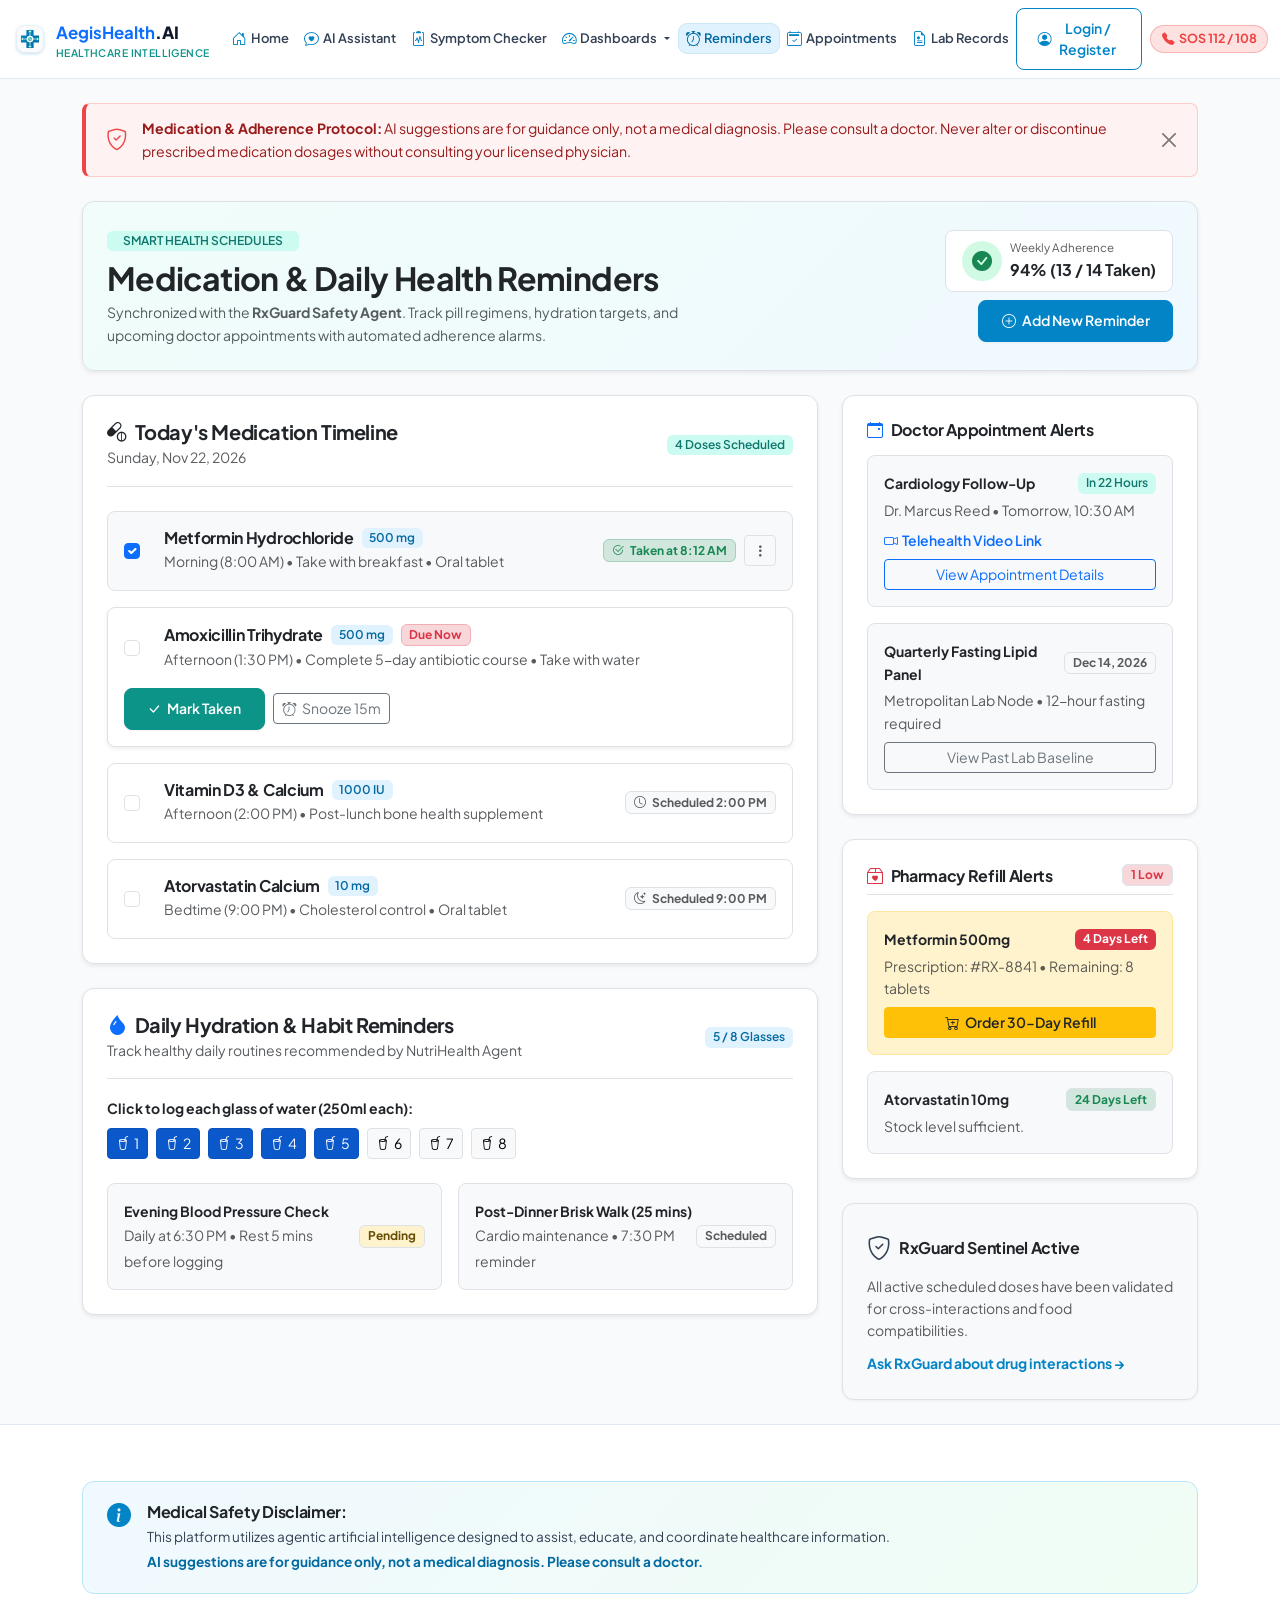
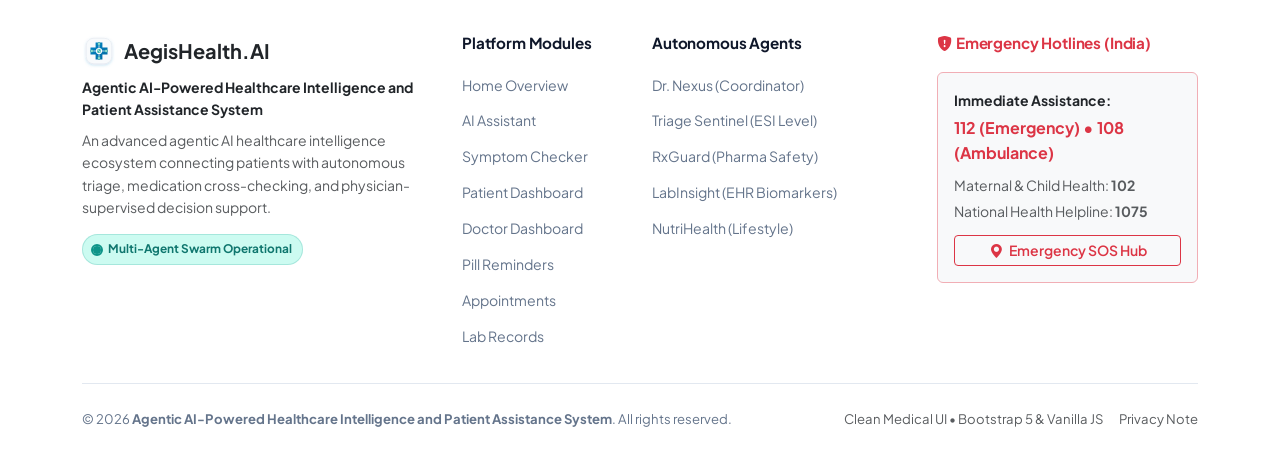
<file: pages/reminders.html>
<!DOCTYPE html>
<html lang="en">
<head>
  <meta charset="UTF-8">
  <meta name="viewport" content="width=device-width, initial-scale=1.0">
  <title>Medication & Health Reminders - AegisHealth AI</title>
  
  <!-- Google Fonts: Plus Jakarta Sans -->
  <link rel="preconnect" href="https://fonts.googleapis.com">
  <link rel="preconnect" href="https://fonts.gstatic.com" crossorigin>
  <link href="https://fonts.googleapis.com/css2?family=Plus+Jakarta+Sans:wght@400;500;600;700;800&display=swap" rel="stylesheet">
  
  <!-- Bootstrap 5 CSS -->
  <link href="https://cdn.jsdelivr.net/npm/bootstrap@5.3.3/dist/css/bootstrap.min.css" rel="stylesheet">
  
  <!-- Bootstrap Icons -->
  <link rel="stylesheet" href="https://cdn.jsdelivr.net/npm/bootstrap-icons@1.11.3/font/bootstrap-icons.min.css">
  
  <!-- Custom Medical Theme Stylesheet -->
  <link rel="stylesheet" href="../css/style.css">
</head>
<body>

  <!-- ========================================================================
       SHARED NAVBAR
       ======================================================================== -->
  <nav class="navbar navbar-expand-xl site-navbar sticky-top">
    <div class="container">
      <a class="navbar-brand" href="../index.html">
        <div class="brand-icon">
          <img src="../images/logo.svg" alt="AegisHealth AI" width="40" height="40">
        </div>
        <div>
          <span class="text-primary fw-bold">AegisHealth</span><span class="text-teal">.AI</span>
          <span class="brand-text-sub">Healthcare Intelligence</span>
        </div>
      </a>

      <!-- Mobile Toggler -->
      <button class="navbar-toggler border-0 shadow-none" type="button" data-bs-toggle="collapse" data-bs-target="#mainNavbar" aria-controls="mainNavbar" aria-expanded="false" aria-label="Toggle navigation">
        <i class="bi bi-list fs-2 text-primary"></i>
      </button>

      <!-- Navigation Menu -->
      <div class="collapse navbar-collapse" id="mainNavbar">
        <ul class="navbar-nav mx-auto mb-2 mb-xl-0">
          <li class="nav-item">
            <a class="nav-link" href="../index.html">
              <i class="bi bi-house-door"></i> Home
            </a>
          </li>
          <li class="nav-item">
            <a class="nav-link" href="patient-assistant.html">
              <i class="bi bi-chat-heart"></i> AI Assistant
            </a>
          </li>
          <li class="nav-item">
            <a class="nav-link" href="symptom-checker.html">
              <i class="bi bi-clipboard2-pulse"></i> Symptom Checker
            </a>
          </li>
          
          <!-- Dashboards Dropdown -->
          <li class="nav-item dropdown">
            <a class="nav-link dropdown-toggle" href="#" id="dashboardsDropdown" role="button" data-bs-toggle="dropdown" aria-expanded="false">
              <i class="bi bi-speedometer2"></i> Dashboards
            </a>
            <ul class="dropdown-menu border-0 shadow-sm" aria-labelledby="dashboardsDropdown">
              <li>
                <a class="dropdown-item py-2" href="patient-dashboard.html">
                  <i class="bi bi-person-badge text-teal me-2"></i> Patient Dashboard
                </a>
              </li>
              <li>
                <a class="dropdown-item py-2" href="doctor-dashboard.html">
                  <i class="bi bi-hospital text-primary me-2"></i> Doctor Dashboard
                </a>
              </li>
            </ul>
          </li>

          <li class="nav-item">
            <a class="nav-link active" href="reminders.html">
              <i class="bi bi-alarm"></i> Reminders
            </a>
          </li>
          <li class="nav-item">
            <a class="nav-link" href="appointments.html">
              <i class="bi bi-calendar2-check"></i> Appointments
            </a>
          </li>
          <li class="nav-item">
            <a class="nav-link" href="health-records.html">
              <i class="bi bi-file-earmark-medical"></i> Lab Records
            </a>
          </li>
        </ul>

        <!-- Right Action Items -->
        <div class="d-flex align-items-center gap-2 mt-2 mt-xl-0">
          <a href="login.html" class="btn btn-sm btn-med-outline d-inline-flex align-items-center gap-1">
            <i class="bi bi-person-circle"></i>
            <span>Login / Register</span>
          </a>

          <a href="emergency.html" class="btn-emergency-nav text-decoration-none" title="112 (Emergency) & 108 (Ambulance)">
            <i class="bi bi-telephone-fill"></i>
            <span>SOS 112 / 108</span>
          </a>
        </div>
      </div>
    </div>
  </nav>

  <main class="py-4">
    <div class="container">
      
      <!-- Top Safety Banner -->
      <div class="safety-disclaimer-banner">
        <i class="bi bi-shield-check"></i>
        <div class="flex-grow-1">
          <strong>Medication & Adherence Protocol:</strong> AI suggestions are for guidance only, not a medical diagnosis. Please consult a doctor. Never alter or discontinue prescribed medication dosages without consulting your licensed physician.
        </div>
        <button type="button" class="btn-close emergency-banner-close" aria-label="Close"></button>
      </div>

      <!-- Header & Adherence Bar -->
      <div class="med-card-static border shadow-sm p-4 mb-4" style="background: linear-gradient(135deg, #f0fdfa 0%, #f0f9ff 100%);">
        <div class="row align-items-center gy-3">
          <div class="col-lg-7">
            <span class="badge badge-soft-teal px-3 py-1 text-uppercase mb-2">Smart Health Schedules</span>
            <h2 class="fw-bold text-dark mb-1">Medication & Daily Health Reminders</h2>
            <p class="text-muted small mb-0">
              Synchronized with the <strong>RxGuard Safety Agent</strong>. Track pill regimens, hydration targets, and upcoming doctor appointments with automated adherence alarms.
            </p>
          </div>

          <div class="col-lg-5 text-lg-end">
            <div class="d-flex flex-wrap gap-2 justify-content-lg-end align-items-center">
              <div class="p-2 px-3 bg-white rounded-3 border d-inline-flex align-items-center gap-2 text-start">
                <div class="rounded-circle d-flex align-items-center justify-content-center text-success" style="width: 40px; height: 40px; background-color: var(--med-success-light);">
                  <i class="bi bi-check-circle-fill fs-5"></i>
                </div>
                <div>
                  <div class="small text-muted" style="font-size: 0.72rem;">Weekly Adherence</div>
                  <strong class="text-dark fs-6">94% (13 / 14 Taken)</strong>
                </div>
              </div>

              <button class="btn btn-med-primary btn-sm" data-bs-toggle="modal" data-bs-target="#addReminderModal">
                <i class="bi bi-plus-circle me-1"></i> Add New Reminder
              </button>
            </div>
          </div>
        </div>
      </div>

      <!-- Main Reminders Grid -->
      <div class="row g-4">
        
        <!-- Left: Today's Medication Timeline (8 cols) -->
        <div class="col-lg-8">
          <div class="med-card-static border shadow-sm p-4 mb-4">
            <div class="d-flex align-items-center justify-content-between pb-3 border-bottom mb-4">
              <div>
                <h5 class="fw-bold text-dark mb-0"><i class="bi bi-capsule-pill text-teal me-2"></i>Today's Medication Timeline</h5>
                <small class="text-muted" id="reminder-today-date">Sunday, Nov 22, 2026</small>
              </div>
              <span class="badge badge-soft-teal">4 Doses Scheduled</span>
            </div>

            <div class="d-flex flex-column gap-3" id="med-reminder-list">
              
              <!-- Dose 1: Morning (Taken) -->
              <div class="p-3 border rounded-3 bg-light d-flex flex-wrap align-items-center justify-content-between gap-3">
                <div class="d-flex align-items-center gap-3">
                  <div class="form-check m-0">
                    <input class="form-check-input reminder-checkbox" type="checkbox" id="rem-1" checked>
                  </div>
                  <div>
                    <div class="d-flex align-items-center gap-2">
                      <h6 class="fw-bold text-dark mb-0">Metformin Hydrochloride</h6>
                      <span class="badge badge-soft-blue">500 mg</span>
                    </div>
                    <small class="text-muted">Morning (8:00 AM) • Take with breakfast • Oral tablet</small>
                  </div>
                </div>
                <div class="d-flex align-items-center gap-2">
                  <span class="badge bg-success-subtle text-success border border-success-subtle px-2 py-1">
                    <i class="bi bi-check2-circle me-1"></i> Taken at 8:12 AM
                  </span>
                  <button class="btn btn-sm btn-light border text-muted" title="Snooze / Edit" onclick="showToast('Reminder Info', 'Metformin 500mg: Next morning dose at 8:00 AM.', 'info');">
                    <i class="bi bi-three-dots-vertical"></i>
                  </button>
                </div>
              </div>

              <!-- Dose 2: Lunch (Due Now) -->
              <div class="p-3 border rounded-3 bg-white d-flex flex-wrap align-items-center justify-content-between gap-3 border-teal shadow-sm">
                <div class="d-flex align-items-center gap-3">
                  <div class="form-check m-0">
                    <input class="form-check-input reminder-checkbox" type="checkbox" id="rem-2">
                  </div>
                  <div>
                    <div class="d-flex align-items-center gap-2">
                      <h6 class="fw-bold text-dark mb-0">Amoxicillin Trihydrate</h6>
                      <span class="badge badge-soft-blue">500 mg</span>
                      <span class="badge bg-danger-subtle text-danger border border-danger-subtle">Due Now</span>
                    </div>
                    <small class="text-muted">Afternoon (1:30 PM) • Complete 5-day antibiotic course • Take with water</small>
                  </div>
                </div>
                <div class="d-flex align-items-center gap-2">
                  <button class="btn btn-sm btn-med-teal btn-mark-taken" data-id="rem-2">
                    <i class="bi bi-check-lg me-1"></i> Mark Taken
                  </button>
                  <button class="btn btn-sm btn-outline-secondary" onclick="showToast('Snoozed', 'Reminder snoozed for 15 minutes.', 'warning');">
                    <i class="bi bi-alarm me-1"></i> Snooze 15m
                  </button>
                </div>
              </div>

              <!-- Dose 3: Afternoon Supplement -->
              <div class="p-3 border rounded-3 bg-white d-flex flex-wrap align-items-center justify-content-between gap-3">
                <div class="d-flex align-items-center gap-3">
                  <div class="form-check m-0">
                    <input class="form-check-input reminder-checkbox" type="checkbox" id="rem-3">
                  </div>
                  <div>
                    <div class="d-flex align-items-center gap-2">
                      <h6 class="fw-bold text-dark mb-0">Vitamin D3 & Calcium</h6>
                      <span class="badge badge-soft-blue">1000 IU</span>
                    </div>
                    <small class="text-muted">Afternoon (2:00 PM) • Post-lunch bone health supplement</small>
                  </div>
                </div>
                <div class="d-flex align-items-center gap-2">
                  <span class="badge bg-light text-muted border px-2 py-1">
                    <i class="bi bi-clock me-1"></i> Scheduled 2:00 PM
                  </span>
                </div>
              </div>

              <!-- Dose 4: Bedtime -->
              <div class="p-3 border rounded-3 bg-white d-flex flex-wrap align-items-center justify-content-between gap-3">
                <div class="d-flex align-items-center gap-3">
                  <div class="form-check m-0">
                    <input class="form-check-input reminder-checkbox" type="checkbox" id="rem-4">
                  </div>
                  <div>
                    <div class="d-flex align-items-center gap-2">
                      <h6 class="fw-bold text-dark mb-0">Atorvastatin Calcium</h6>
                      <span class="badge badge-soft-blue">10 mg</span>
                    </div>
                    <small class="text-muted">Bedtime (9:00 PM) • Cholesterol control • Oral tablet</small>
                  </div>
                </div>
                <div class="d-flex align-items-center gap-2">
                  <span class="badge bg-light text-muted border px-2 py-1">
                    <i class="bi bi-moon-stars me-1"></i> Scheduled 9:00 PM
                  </span>
                </div>
              </div>

            </div>
          </div>

          <!-- Habit & Hydration Tracker -->
          <div class="med-card-static border shadow-sm p-4">
            <div class="d-flex align-items-center justify-content-between pb-3 border-bottom mb-3">
              <div>
                <h5 class="fw-bold text-dark mb-0"><i class="bi bi-droplet-fill text-primary me-2"></i>Daily Hydration & Habit Reminders</h5>
                <small class="text-muted">Track healthy daily routines recommended by NutriHealth Agent</small>
              </div>
              <span class="badge badge-soft-blue" id="water-count-badge">5 / 8 Glasses</span>
            </div>

            <!-- Interactive Water Glasses Tracker -->
            <label class="form-label small fw-bold text-dark mb-2">Click to log each glass of water (250ml each):</label>
            <div class="d-flex flex-wrap gap-2 mb-4" id="water-glasses-row">
              <button class="btn btn-sm btn-primary water-glass-btn active" data-glass="1"><i class="bi bi-cup-straw me-1"></i>1</button>
              <button class="btn btn-sm btn-primary water-glass-btn active" data-glass="2"><i class="bi bi-cup-straw me-1"></i>2</button>
              <button class="btn btn-sm btn-primary water-glass-btn active" data-glass="3"><i class="bi bi-cup-straw me-1"></i>3</button>
              <button class="btn btn-sm btn-primary water-glass-btn active" data-glass="4"><i class="bi bi-cup-straw me-1"></i>4</button>
              <button class="btn btn-sm btn-primary water-glass-btn active" data-glass="5"><i class="bi bi-cup-straw me-1"></i>5</button>
              <button class="btn btn-sm btn-light border water-glass-btn" data-glass="6"><i class="bi bi-cup-straw me-1"></i>6</button>
              <button class="btn btn-sm btn-light border water-glass-btn" data-glass="7"><i class="bi bi-cup-straw me-1"></i>7</button>
              <button class="btn btn-sm btn-light border water-glass-btn" data-glass="8"><i class="bi bi-cup-straw me-1"></i>8</button>
            </div>

            <div class="row g-3">
              <div class="col-md-6">
                <div class="p-3 bg-light rounded-3 border d-flex align-items-center justify-content-between">
                  <div>
                    <strong class="text-dark d-block small">Evening Blood Pressure Check</strong>
                    <span class="text-muted small">Daily at 6:30 PM • Rest 5 mins before logging</span>
                  </div>
                  <span class="badge bg-warning-subtle text-warning-emphasis border">Pending</span>
                </div>
              </div>

              <div class="col-md-6">
                <div class="p-3 bg-light rounded-3 border d-flex align-items-center justify-content-between">
                  <div>
                    <strong class="text-dark d-block small">Post-Dinner Brisk Walk (25 mins)</strong>
                    <span class="text-muted small">Cardio maintenance • 7:30 PM reminder</span>
                  </div>
                  <span class="badge bg-light text-muted border">Scheduled</span>
                </div>
              </div>
            </div>
          </div>
        </div>

        <!-- Right: Refill Alerts & Upcoming Consultations (4 cols) -->
        <div class="col-lg-4">
          
          <!-- Upcoming Clinical Reminders -->
          <div class="med-card-static border shadow-sm p-4 mb-4">
            <h6 class="fw-bold text-dark mb-3 d-flex align-items-center gap-2">
              <i class="bi bi-calendar-event text-primary"></i> Doctor Appointment Alerts
            </h6>

            <div class="p-3 bg-light rounded-3 border mb-3">
              <div class="d-flex justify-content-between align-items-center mb-1">
                <strong class="text-dark small">Cardiology Follow-Up</strong>
                <span class="badge badge-soft-teal">In 22 Hours</span>
              </div>
              <div class="small text-muted mb-2">Dr. Marcus Reed • Tomorrow, 10:30 AM</div>
              <div class="small fw-semibold text-primary mb-2"><i class="bi bi-camera-video me-1"></i>Telehealth Video Link</div>
              <a href="appointments.html" class="btn btn-sm btn-outline-primary w-100">
                View Appointment Details
              </a>
            </div>

            <div class="p-3 bg-light rounded-3 border">
              <div class="d-flex justify-content-between align-items-center mb-1">
                <strong class="text-dark small">Quarterly Fasting Lipid Panel</strong>
                <span class="badge bg-light text-muted border">Dec 14, 2026</span>
              </div>
              <div class="small text-muted mb-2">Metropolitan Lab Node • 12-hour fasting required</div>
              <a href="health-records.html" class="btn btn-sm btn-outline-secondary w-100">
                View Past Lab Baseline
              </a>
            </div>
          </div>

          <!-- Medication Refill Alerts -->
          <div class="med-card-static border shadow-sm p-4 mb-4">
            <div class="d-flex align-items-center justify-content-between pb-2 border-bottom mb-3">
              <h6 class="fw-bold text-dark mb-0 d-flex align-items-center gap-2">
                <i class="bi bi-box2-heart text-danger"></i> Pharmacy Refill Alerts
              </h6>
              <span class="badge bg-danger-subtle text-danger border">1 Low</span>
            </div>

            <div class="p-3 bg-warning-subtle bg-opacity-25 border border-warning-subtle rounded-3 mb-3">
              <div class="d-flex justify-content-between align-items-center mb-1">
                <strong class="text-dark small">Metformin 500mg</strong>
                <span class="badge bg-danger text-white">4 Days Left</span>
              </div>
              <p class="small text-muted mb-2">
                Prescription: #RX-8841 • Remaining: 8 tablets
              </p>
              <button class="btn btn-sm btn-warning w-100 fw-semibold text-dark" onclick="showToast('Refill Requested', '1-Click Refill sent to Apollo / MedPlus Pharmacy.', 'success');">
                <i class="bi bi-cart-plus me-1"></i> Order 30-Day Refill
              </button>
            </div>

            <div class="p-3 bg-light rounded-3 border">
              <div class="d-flex justify-content-between align-items-center mb-1">
                <strong class="text-dark small">Atorvastatin 10mg</strong>
                <span class="badge bg-success-subtle text-success border">24 Days Left</span>
              </div>
              <p class="small text-muted mb-0">Stock level sufficient.</p>
            </div>
          </div>

          <!-- AI Interaction Check Badge -->
          <div class="med-card-static border p-4 bg-light">
            <div class="d-flex align-items-center gap-2 mb-2">
              <i class="bi bi-shield-check text-teal fs-4"></i>
              <h6 class="fw-bold text-dark mb-0">RxGuard Sentinel Active</h6>
            </div>
            <p class="small text-muted mb-2">
              All active scheduled doses have been validated for cross-interactions and food compatibilities.
            </p>
            <a href="patient-assistant.html?prompt=Check%20my%20current%20prescription%20list%20for%20interactions" class="small fw-bold text-teal">
              Ask RxGuard about drug interactions &rarr;
            </a>
          </div>

        </div>

      </div>

    </div>
  </main>

  <!-- ========================================================================
       MODAL: ADD NEW MEDICATION REMINDER
       ======================================================================== -->
  <div class="modal fade" id="addReminderModal" tabindex="-1" aria-labelledby="addReminderModalLabel" aria-hidden="true">
    <div class="modal-dialog modal-dialog-centered">
      <div class="modal-content">
        <div class="modal-header bg-light">
          <h5 class="modal-title fw-bold text-dark" id="addReminderModalLabel">
            <i class="bi bi-alarm-fill text-primary me-2"></i>Add Medication Reminder
          </h5>
          <button type="button" class="btn-close" data-bs-dismiss="modal" aria-label="Close"></button>
        </div>

        <form id="add-reminder-form">
          <div class="modal-body p-4">
            <div class="mb-3">
              <label for="new-med-name" class="form-label fw-bold small text-dark">Medication Name</label>
              <input type="text" class="form-control" id="new-med-name" required placeholder="e.g. Lisinopril or Paracetamol">
            </div>

            <div class="row g-2 mb-3">
              <div class="col-6">
                <label for="new-med-dosage" class="form-label fw-bold small text-dark">Dosage / Strength</label>
                <input type="text" class="form-control" id="new-med-dosage" required placeholder="e.g. 10 mg or 500 mg">
              </div>
              <div class="col-6">
                <label for="new-med-form" class="form-label fw-bold small text-dark">Form</label>
                <select class="form-select" id="new-med-form">
                  <option value="Tablet">Oral Tablet</option>
                  <option value="Capsule">Capsule</option>
                  <option value="Syrup">Oral Liquid / Syrup</option>
                  <option value="Inhaler">Inhaler / Puff</option>
                  <option value="Drops">Eye/Ear Drops</option>
                </select>
              </div>
            </div>

            <div class="row g-2 mb-3">
              <div class="col-6">
                <label for="new-med-time" class="form-label fw-bold small text-dark">Scheduled Time</label>
                <input type="time" class="form-control" id="new-med-time" value="08:00" required>
              </div>
              <div class="col-6">
                <label for="new-med-freq" class="form-label fw-bold small text-dark">Frequency</label>
                <select class="form-select" id="new-med-freq">
                  <option value="Once daily">Once Daily</option>
                  <option value="Twice daily">Twice Daily (12h)</option>
                  <option value="Three times daily">3 Times Daily (8h)</option>
                  <option value="As needed">As Needed (PRN)</option>
                </select>
              </div>
            </div>

            <div class="mb-3">
              <label for="new-med-instructions" class="form-label fw-bold small text-dark">Instructions & Notes</label>
              <input type="text" class="form-control" id="new-med-instructions" placeholder="e.g. Take immediately after breakfast with water">
            </div>

            <div class="form-check small text-muted">
              <input class="form-check-input" type="checkbox" id="new-med-sound" checked>
              <label class="form-check-label" for="new-med-sound">
                Play audible alarm notification on device when due
              </label>
            </div>
          </div>

          <div class="modal-footer bg-light">
            <button type="button" class="btn btn-outline-secondary" data-bs-dismiss="modal">Cancel</button>
            <button type="submit" class="btn btn-med-primary">
              <i class="bi bi-check2-circle me-1"></i> Save Reminder Schedule
            </button>
          </div>
        </form>
      </div>
    </div>
  </div>

  <!-- ========================================================================
       SHARED FOOTER
       ======================================================================== -->
  <footer class="site-footer">
    <div class="container">
      
      <!-- Prominent Medical Disclaimer Box -->
      <div class="footer-disclaimer-box">
        <i class="bi bi-info-circle-fill disclaimer-icon"></i>
        <div>
          <h6 class="fw-bold mb-1 text-dark">Medical Safety Disclaimer:</h6>
          <p class="footer-disclaimer-text">
            This platform utilizes agentic artificial intelligence designed to assist, educate, and coordinate healthcare information. 
            <span class="mandatory-note">AI suggestions are for guidance only, not a medical diagnosis. Please consult a doctor.</span>
          </p>
        </div>
      </div>

      <div class="row g-4 mb-4">
        <!-- Col 1: Brand -->
        <div class="col-lg-4 col-md-6">
          <div class="d-flex align-items-center gap-2 mb-2">
            <img src="../images/logo.svg" alt="AegisHealth AI" width="34" height="34">
            <span class="fw-bold fs-5 text-dark">AegisHealth<span class="text-teal">.AI</span></span>
          </div>
          <div class="fw-bold text-dark small mb-2">Agentic AI-Powered Healthcare Intelligence and Patient Assistance System</div>
          <p class="text-muted small mb-3">
            An advanced agentic AI healthcare intelligence ecosystem connecting patients with autonomous triage, medication cross-checking, and physician-supervised decision support.
          </p>
          <div class="agent-status-badge">
            <span class="pulse-dot"></span>
            <span>Multi-Agent Swarm Operational</span>
          </div>
        </div>

        <!-- Col 2: Navigation -->
        <div class="col-lg-2 col-md-6 col-6">
          <h6 class="footer-heading">Platform Modules</h6>
          <ul class="footer-links">
            <li><a href="../index.html">Home Overview</a></li>
            <li><a href="patient-assistant.html">AI Assistant</a></li>
            <li><a href="symptom-checker.html">Symptom Checker</a></li>
            <li><a href="patient-dashboard.html">Patient Dashboard</a></li>
            <li><a href="doctor-dashboard.html">Doctor Dashboard</a></li>
            <li><a href="reminders.html">Pill Reminders</a></li>
            <li><a href="appointments.html">Appointments</a></li>
            <li><a href="health-records.html">Lab Records</a></li>
          </ul>
        </div>

        <!-- Col 3: Agents -->
        <div class="col-lg-3 col-md-6 col-6">
          <h6 class="footer-heading">Autonomous Agents</h6>
          <ul class="footer-links">
            <li><a href="patient-assistant.html">Dr. Nexus (Coordinator)</a></li>
            <li><a href="symptom-checker.html">Triage Sentinel (ESI Level)</a></li>
            <li><a href="patient-assistant.html">RxGuard (Pharma Safety)</a></li>
            <li><a href="health-records.html">LabInsight (EHR Biomarkers)</a></li>
            <li><a href="patient-assistant.html">NutriHealth (Lifestyle)</a></li>
          </ul>
        </div>

        <!-- Col 4: Urgent Emergency -->
        <div class="col-lg-3 col-md-6">
          <h6 class="footer-heading text-danger"><i class="bi bi-shield-fill-exclamation me-1"></i>Emergency Hotlines (India)</h6>
          <div class="p-3 bg-light rounded border border-danger-subtle">
            <div class="fw-bold text-dark small mb-1">Immediate Assistance:</div>
            <div class="fs-6 fw-bold text-danger mb-2">112 (Emergency) • 108 (Ambulance)</div>
            <div class="small text-muted mb-1">Maternal & Child Health: <strong>102</strong></div>
            <div class="small text-muted mb-2">National Health Helpline: <strong>1075</strong></div>
            <a href="emergency.html" class="btn btn-sm btn-outline-danger w-100 mt-1 fw-semibold">
              <i class="bi bi-geo-alt-fill me-1"></i> Emergency SOS Hub
            </a>
          </div>
        </div>
      </div>

      <!-- Footer Bottom -->
      <div class="footer-bottom d-flex flex-wrap justify-content-between align-items-center gap-2">
        <div>
          &copy; 2026 <strong>Agentic AI-Powered Healthcare Intelligence and Patient Assistance System</strong>. All rights reserved.
        </div>
        <div class="d-flex gap-3">
          <span class="text-muted">Clean Medical UI • Bootstrap 5 & Vanilla JS</span>
          <a href="#" class="text-muted" onclick="alert('All user medical prompts and vitals are kept local in this frontend simulation.'); return false;">Privacy Note</a>
        </div>
      </div>
    </div>
  </footer>

  <!-- Bootstrap 5 Bundle JS -->
  <script src="https://cdn.jsdelivr.net/npm/bootstrap@5.3.3/dist/js/bootstrap.bundle.min.js"></script>
  
  <!-- Global Shared JS -->
  <script src="../js/main.js"></script>

  <!-- Reminders Interactive Logic -->
  <script>
    document.addEventListener('DOMContentLoaded', () => {
      // Mark taken buttons
      document.querySelectorAll('.btn-mark-taken').forEach(btn => {
        btn.addEventListener('click', () => {
          const targetId = btn.getAttribute('data-id');
          const cb = document.getElementById(targetId);
          if (cb) cb.checked = true;
          btn.outerHTML = '<span class="badge bg-success-subtle text-success border border-success-subtle px-2 py-1"><i class="bi bi-check2-circle me-1"></i> Taken Just Now</span>';
          showToast('Dose Recorded', 'Adherence recorded. Keep up the great health habit!', 'success');
        });
      });

      // Water glasses interactive logging
      const waterButtons = document.querySelectorAll('.water-glass-btn');
      const waterCountBadge = document.getElementById('water-count-badge');
      waterButtons.forEach(btn => {
        btn.addEventListener('click', () => {
          btn.classList.toggle('active');
          btn.classList.toggle('btn-primary');
          btn.classList.toggle('btn-light');
          btn.classList.toggle('border');
          const activeCount = document.querySelectorAll('.water-glass-btn.active').length;
          if (waterCountBadge) {
            waterCountBadge.textContent = `${activeCount} / 8 Glasses (${activeCount * 250} ml)`;
          }
          showToast('Hydration Updated', `Logged ${activeCount} of 8 glasses for today.`, 'info');
        });
      });

      // Add reminder form
      const addForm = document.getElementById('add-reminder-form');
      if (addForm) {
        addForm.addEventListener('submit', (e) => {
          e.preventDefault();
          const medName = document.getElementById('new-med-name').value;
          const dosage = document.getElementById('new-med-dosage').value;
          const time = document.getElementById('new-med-time').value;

          const modalEl = document.getElementById('addReminderModal');
          if (typeof bootstrap !== 'undefined') {
            const modalInstance = bootstrap.Modal.getInstance(modalEl);
            if (modalInstance) modalInstance.hide();
          }

          const container = document.getElementById('med-reminder-list');
          if (container) {
            const newItemHtml = `
              <div class="p-3 border rounded-3 bg-white d-flex flex-wrap align-items-center justify-content-between gap-3 shadow-sm">
                <div class="d-flex align-items-center gap-3">
                  <div class="form-check m-0">
                    <input class="form-check-input reminder-checkbox" type="checkbox">
                  </div>
                  <div>
                    <div class="d-flex align-items-center gap-2">
                      <h6 class="fw-bold text-dark mb-0">${medName}</h6>
                      <span class="badge badge-soft-blue">${dosage}</span>
                    </div>
                    <small class="text-muted">Scheduled for ${time} • New schedule</small>
                  </div>
                </div>
                <div>
                  <span class="badge bg-light text-muted border px-2 py-1">
                    <i class="bi bi-clock me-1"></i> ${time}
                  </span>
                </div>
              </div>
            `;
            container.insertAdjacentHTML('beforeend', newItemHtml);
          }

          showToast('Reminder Created', `Scheduled reminder for ${medName} ${dosage} at ${time}.`, 'success');
          addForm.reset();
        });
      }
    });
  </script>
</body>
</html>
</file>
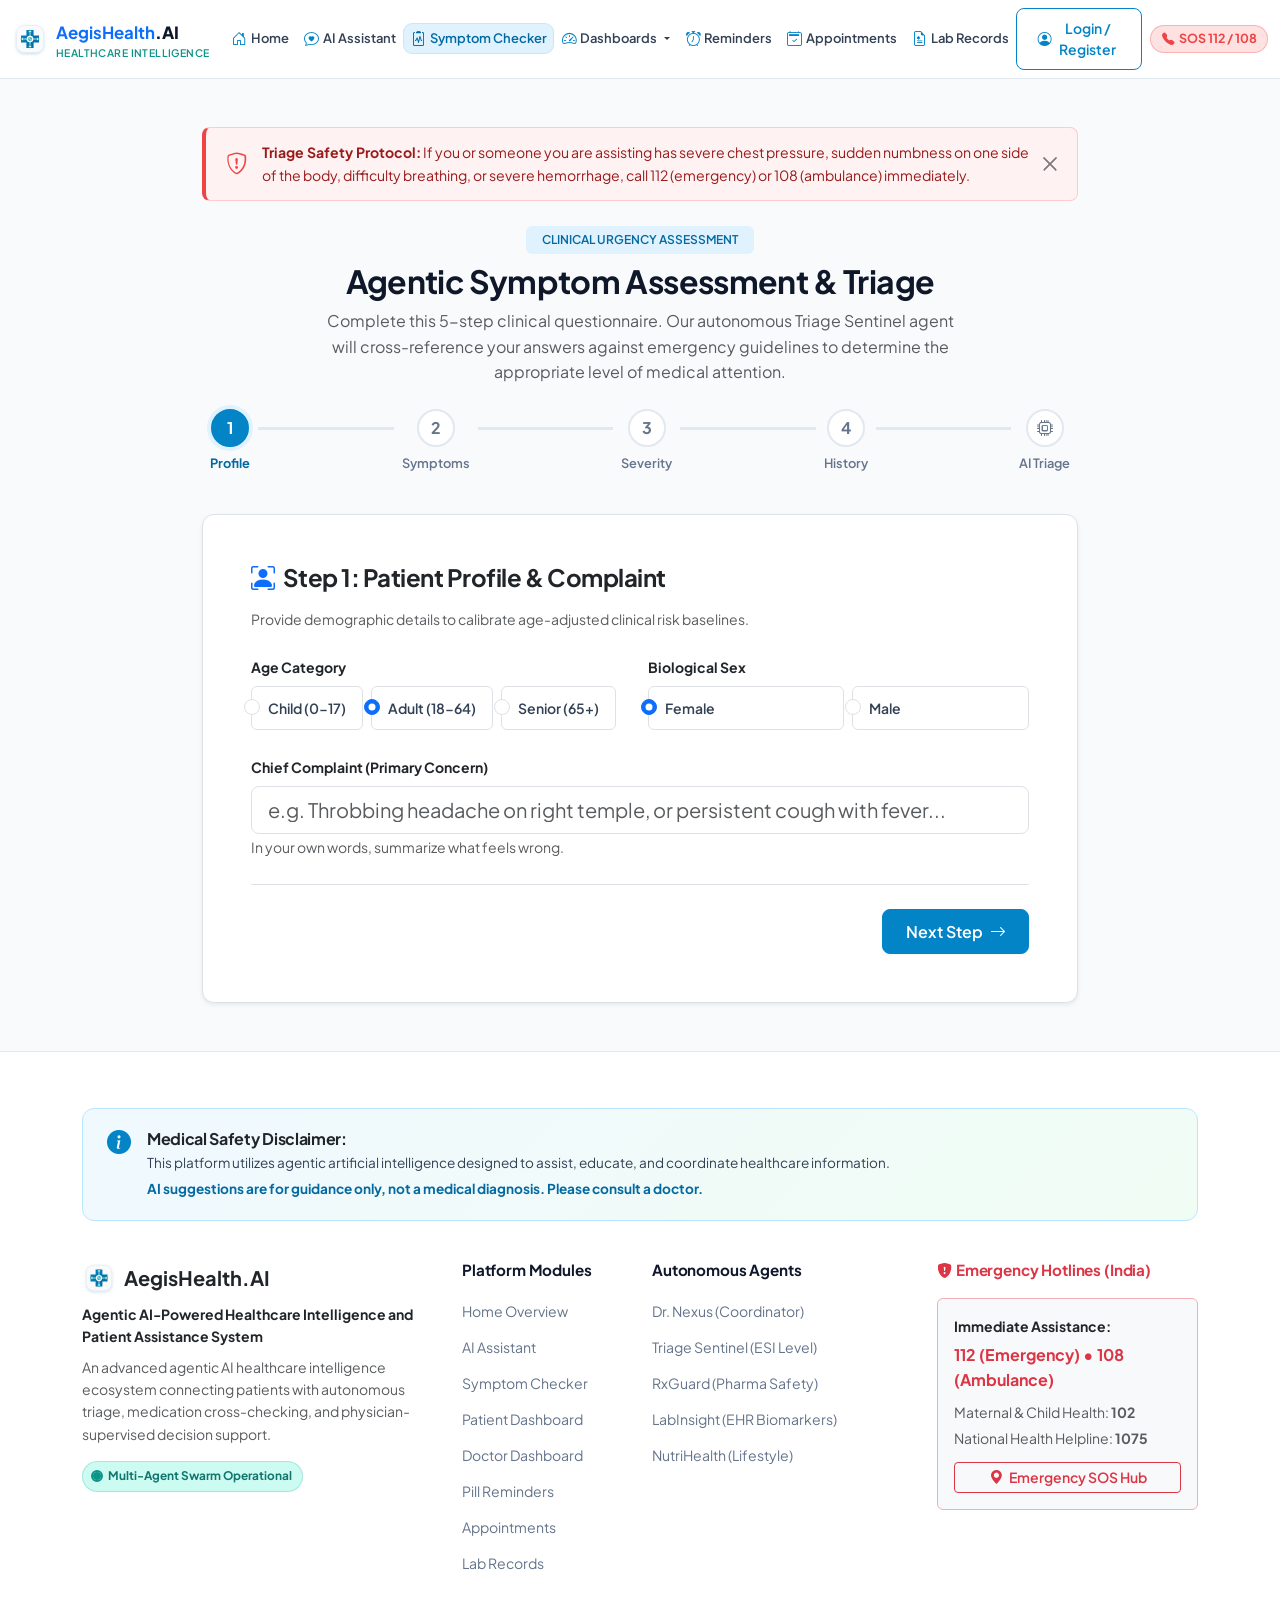
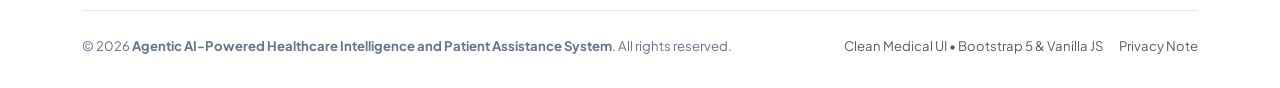
<file: pages/symptom-checker.html>
<!DOCTYPE html>
<html lang="en">
<head>
  <meta charset="UTF-8">
  <meta name="viewport" content="width=device-width, initial-scale=1.0">
  <title>Symptom Checker & AI Triage - AegisHealth AI</title>
  
  <!-- Google Fonts: Plus Jakarta Sans -->
  <link rel="preconnect" href="https://fonts.googleapis.com">
  <link rel="preconnect" href="https://fonts.gstatic.com" crossorigin>
  <link href="https://fonts.googleapis.com/css2?family=Plus+Jakarta+Sans:wght@400;500;600;700;800&display=swap" rel="stylesheet">
  
  <!-- Bootstrap 5 CSS -->
  <link href="https://cdn.jsdelivr.net/npm/bootstrap@5.3.3/dist/css/bootstrap.min.css" rel="stylesheet">
  
  <!-- Bootstrap Icons -->
  <link rel="stylesheet" href="https://cdn.jsdelivr.net/npm/bootstrap-icons@1.11.3/font/bootstrap-icons.min.css">
  
  <!-- Custom Medical Theme Stylesheet -->
  <link rel="stylesheet" href="../css/style.css">
</head>
<body>

  <!-- ========================================================================
       SHARED NAVBAR
       ======================================================================== -->
  <nav class="navbar navbar-expand-xl site-navbar sticky-top">
    <div class="container">
      <a class="navbar-brand" href="../index.html">
        <div class="brand-icon">
          <img src="../images/logo.svg" alt="AegisHealth AI" width="40" height="40">
        </div>
        <div>
          <span class="text-primary fw-bold">AegisHealth</span><span class="text-teal">.AI</span>
          <span class="brand-text-sub">Healthcare Intelligence</span>
        </div>
      </a>

      <!-- Mobile Toggler -->
      <button class="navbar-toggler border-0 shadow-none" type="button" data-bs-toggle="collapse" data-bs-target="#mainNavbar" aria-controls="mainNavbar" aria-expanded="false" aria-label="Toggle navigation">
        <i class="bi bi-list fs-2 text-primary"></i>
      </button>

      <!-- Navigation Menu -->
      <div class="collapse navbar-collapse" id="mainNavbar">
        <ul class="navbar-nav mx-auto mb-2 mb-xl-0">
          <li class="nav-item">
            <a class="nav-link" href="../index.html">
              <i class="bi bi-house-door"></i> Home
            </a>
          </li>
          <li class="nav-item">
            <a class="nav-link" href="patient-assistant.html">
              <i class="bi bi-chat-heart"></i> AI Assistant
            </a>
          </li>
          <li class="nav-item">
            <a class="nav-link active" href="symptom-checker.html">
              <i class="bi bi-clipboard2-pulse"></i> Symptom Checker
            </a>
          </li>
          
          <!-- Dashboards Dropdown -->
          <li class="nav-item dropdown">
            <a class="nav-link dropdown-toggle" href="#" id="dashboardsDropdown" role="button" data-bs-toggle="dropdown" aria-expanded="false">
              <i class="bi bi-speedometer2"></i> Dashboards
            </a>
            <ul class="dropdown-menu border-0 shadow-sm" aria-labelledby="dashboardsDropdown">
              <li>
                <a class="dropdown-item py-2" href="patient-dashboard.html">
                  <i class="bi bi-person-badge text-teal me-2"></i> Patient Dashboard
                </a>
              </li>
              <li>
                <a class="dropdown-item py-2" href="doctor-dashboard.html">
                  <i class="bi bi-hospital text-primary me-2"></i> Doctor Dashboard
                </a>
              </li>
            </ul>
          </li>

          <li class="nav-item">
            <a class="nav-link" href="reminders.html">
              <i class="bi bi-alarm"></i> Reminders
            </a>
          </li>
          <li class="nav-item">
            <a class="nav-link" href="appointments.html">
              <i class="bi bi-calendar2-check"></i> Appointments
            </a>
          </li>
          <li class="nav-item">
            <a class="nav-link" href="health-records.html">
              <i class="bi bi-file-earmark-medical"></i> Lab Records
            </a>
          </li>
        </ul>

        <!-- Right Action Items -->
        <div class="d-flex align-items-center gap-2 mt-2 mt-xl-0">
          <a href="login.html" class="btn btn-sm btn-med-outline d-inline-flex align-items-center gap-1">
            <i class="bi bi-person-circle"></i>
            <span>Login / Register</span>
          </a>

          <a href="emergency.html" class="btn-emergency-nav text-decoration-none" title="112 (Emergency) & 108 (Ambulance)">
            <i class="bi bi-telephone-fill"></i>
            <span>SOS 112 / 108</span>
          </a>
        </div>
      </div>
    </div>
  </nav>

  <main class="py-5">
    <div class="container" style="max-width: 900px;">
      
      <!-- Top Disclaimer Alert -->
      <div class="safety-disclaimer-banner">
        <i class="bi bi-shield-exclamation"></i>
        <div class="flex-grow-1">
          <strong>Triage Safety Protocol:</strong> If you or someone you are assisting has severe chest pressure, sudden numbness on one side of the body, difficulty breathing, or severe hemorrhage, call 112 (emergency) or 108 (ambulance) immediately.
        </div>
        <button type="button" class="btn-close emergency-banner-close" aria-label="Close"></button>
      </div>

      <!-- Header Title -->
      <div class="text-center mb-4">
        <span class="badge badge-soft-blue px-3 py-2 text-uppercase mb-2">Clinical Urgency Assessment</span>
        <h2 class="fw-bold">Agentic Symptom Assessment & Triage</h2>
        <p class="text-muted mx-auto" style="max-width: 650px;">
          Complete this 5-step clinical questionnaire. Our autonomous Triage Sentinel agent will cross-reference your answers against emergency guidelines to determine the appropriate level of medical attention.
        </p>
      </div>

      <!-- 5-Step Stepper Progress Bar -->
      <div class="stepper-nav">
        <div class="step-item active" data-step="1">
          <div class="step-circle">1</div>
          <div class="step-title">Profile</div>
        </div>
        <div class="step-item" data-step="2">
          <div class="step-circle">2</div>
          <div class="step-title">Symptoms</div>
        </div>
        <div class="step-item" data-step="3">
          <div class="step-circle">3</div>
          <div class="step-title">Severity</div>
        </div>
        <div class="step-item" data-step="4">
          <div class="step-circle">4</div>
          <div class="step-title">History</div>
        </div>
        <div class="step-item" data-step="5">
          <div class="step-circle"><i class="bi bi-cpu"></i></div>
          <div class="step-title">AI Triage</div>
        </div>
      </div>

      <!-- Wizard Card Container -->
      <div class="med-card-static border shadow-sm p-4 p-md-5">

        <!-- STEP 1: PATIENT PROFILE & CHIEF COMPLAINT -->
        <div class="step-panel active" data-step="1">
          <h4 class="fw-bold text-dark mb-3"><i class="bi bi-person-bounding-box text-primary me-2"></i>Step 1: Patient Profile & Complaint</h4>
          <p class="text-muted small mb-4">Provide demographic details to calibrate age-adjusted clinical risk baselines.</p>

          <div class="row g-3 mb-4">
            <div class="col-md-6">
              <label class="form-label fw-bold small text-dark">Age Category</label>
              <div class="d-flex flex-wrap gap-2">
                <div class="form-check form-check-inline border rounded p-2 px-3 m-0">
                  <input class="form-check-input" type="radio" name="ageGroup" id="age-pediatric" value="child">
                  <label class="form-check-label small fw-semibold" for="age-pediatric">Child (0-17)</label>
                </div>
                <div class="form-check form-check-inline border rounded p-2 px-3 m-0">
                  <input class="form-check-input" type="radio" name="ageGroup" id="age-adult" value="adult" checked>
                  <label class="form-check-label small fw-semibold" for="age-adult">Adult (18-64)</label>
                </div>
                <div class="form-check form-check-inline border rounded p-2 px-3 m-0">
                  <input class="form-check-input" type="radio" name="ageGroup" id="age-senior" value="senior">
                  <label class="form-check-label small fw-semibold" for="age-senior">Senior (65+)</label>
                </div>
              </div>
            </div>

            <div class="col-md-6">
              <label class="form-label fw-bold small text-dark">Biological Sex</label>
              <div class="d-flex gap-2">
                <div class="form-check form-check-inline border rounded p-2 px-3 m-0 flex-grow-1">
                  <input class="form-check-input" type="radio" name="gender" id="gender-f" value="female" checked>
                  <label class="form-check-label small fw-semibold" for="gender-f">Female</label>
                </div>
                <div class="form-check form-check-inline border rounded p-2 px-3 m-0 flex-grow-1">
                  <input class="form-check-input" type="radio" name="gender" id="gender-m" value="male">
                  <label class="form-check-label small fw-semibold" for="gender-m">Male</label>
                </div>
              </div>
            </div>
          </div>

          <div class="mb-4">
            <label for="chief-complaint" class="form-label fw-bold small text-dark">Chief Complaint (Primary Concern)</label>
            <input type="text" class="form-control form-control-lg" id="chief-complaint" placeholder="e.g. Throbbing headache on right temple, or persistent cough with fever...">
            <small class="text-muted">In your own words, summarize what feels wrong.</small>
          </div>
        </div>

        <!-- STEP 2: SYMPTOM SELECTION -->
        <div class="step-panel" data-step="2" style="display: none;">
          <h4 class="fw-bold text-dark mb-3"><i class="bi bi-tags-fill text-teal me-2"></i>Step 2: Select All Relevant Symptoms</h4>
          <p class="text-muted small mb-4">Click to select all symptoms currently experienced. Our AI evaluates combinations for potential clinical patterns.</p>

          <div class="mb-4">
            <h6 class="fw-bold text-primary small text-uppercase mb-2"><i class="bi bi-activity me-1"></i>Head, Eyes, Neurological</h6>
            <div class="d-flex flex-wrap gap-2 mb-3">
              <button type="button" class="symptom-tag-btn" data-symptom="Severe Headache">Severe Headache</button>
              <button type="button" class="symptom-tag-btn" data-symptom="Dizziness / Vertigo">Dizziness / Vertigo</button>
              <button type="button" class="symptom-tag-btn" data-symptom="Confusion / Disorientation">Confusion / Disorientation</button>
              <button type="button" class="symptom-tag-btn" data-symptom="Visual Disturbances / Aura">Visual Disturbances / Aura</button>
              <button type="button" class="symptom-tag-btn" data-symptom="Stiff Neck">Stiff Neck</button>
            </div>

            <h6 class="fw-bold text-danger small text-uppercase mb-2"><i class="bi bi-heart-pulse me-1"></i>Chest & Respiratory (High Vigilance)</h6>
            <div class="d-flex flex-wrap gap-2 mb-3">
              <button type="button" class="symptom-tag-btn border-danger-subtle" data-symptom="Chest Tightness">Chest Tightness</button>
              <button type="button" class="symptom-tag-btn border-danger-subtle" data-symptom="Shortness of Breath">Shortness of Breath</button>
              <button type="button" class="symptom-tag-btn" data-symptom="Rapid Heartbeat / Palpitations">Rapid Heartbeat / Palpitations</button>
              <button type="button" class="symptom-tag-btn" data-symptom="Persistent Cough">Persistent Cough</button>
              <button type="button" class="symptom-tag-btn" data-symptom="Wheezing">Wheezing</button>
            </div>

            <h6 class="fw-bold text-warning small text-uppercase mb-2"><i class="bi bi-shield-shaded me-1"></i>Abdominal & Gastrointestinal</h6>
            <div class="d-flex flex-wrap gap-2 mb-3">
              <button type="button" class="symptom-tag-btn" data-symptom="Acute Abdominal Pain">Acute Abdominal Pain</button>
              <button type="button" class="symptom-tag-btn" data-symptom="Nausea / Vomiting">Nausea / Vomiting</button>
              <button type="button" class="symptom-tag-btn" data-symptom="Diarrhea">Diarrhea</button>
              <button type="button" class="symptom-tag-btn" data-symptom="Acid Reflux / Heartburn">Acid Reflux / Heartburn</button>
            </div>

            <h6 class="fw-bold text-success small text-uppercase mb-2"><i class="bi bi-thermometer-half me-1"></i>Systemic & General</h6>
            <div class="d-flex flex-wrap gap-2">
              <button type="button" class="symptom-tag-btn" data-symptom="Fever (>100.4°F)">Fever (>100.4°F)</button>
              <button type="button" class="symptom-tag-btn" data-symptom="Extreme Fatigue">Extreme Fatigue</button>
              <button type="button" class="symptom-tag-btn" data-symptom="Muscle / Joint Aches">Muscle / Joint Aches</button>
              <button type="button" class="symptom-tag-btn" data-symptom="Skin Rash / Itching">Skin Rash / Itching</button>
              <button type="button" class="symptom-tag-btn" data-symptom="Chills / Sweats">Chills / Sweats</button>
            </div>
          </div>
        </div>

        <!-- STEP 3: SEVERITY & TIMELINE -->
        <div class="step-panel" data-step="3" style="display: none;">
          <h4 class="fw-bold text-dark mb-3"><i class="bi bi-speedometer2 text-primary me-2"></i>Step 3: Severity Scale & Duration</h4>
          <p class="text-muted small mb-4">Rate how intense your discomfort is right now and how long symptoms have persisted.</p>

          <!-- Severity Slider -->
          <div class="mb-5 p-4 bg-light rounded-3 border">
            <div class="d-flex justify-content-between align-items-center mb-2">
              <label for="severity-range" class="form-label fw-bold text-dark mb-0">Symptom Discomfort (Visual Analog Scale 1-10)</label>
              <span id="severity-value-display"><span class="text-warning fw-bold">4 / 10 (Moderate)</span></span>
            </div>
            <input type="range" class="form-range" min="1" max="10" step="1" id="severity-range" value="4">
            <div class="d-flex justify-content-between small text-muted mt-1">
              <span>1 - Barely noticeable</span>
              <span>5 - Disrupts daily tasks</span>
              <span>10 - Unbearable / Emergency</span>
            </div>
          </div>

          <!-- Duration -->
          <div class="mb-4">
            <label class="form-label fw-bold small text-dark">How long have you had these symptoms?</label>
            <div class="row g-2">
              <div class="col-sm-6 col-md-3">
                <input type="radio" class="btn-check" name="duration" id="dur-1" value="Less than 24 hours">
                <label class="btn btn-outline-secondary w-100 py-2 small fw-semibold" for="dur-1">&lt; 24 Hours</label>
              </div>
              <div class="col-sm-6 col-md-3">
                <input type="radio" class="btn-check" name="duration" id="dur-2" value="1-3 days" checked>
                <label class="btn btn-outline-secondary w-100 py-2 small fw-semibold" for="dur-2">1 to 3 Days</label>
              </div>
              <div class="col-sm-6 col-md-3">
                <input type="radio" class="btn-check" name="duration" id="dur-3" value="1-2 weeks">
                <label class="btn btn-outline-secondary w-100 py-2 small fw-semibold" for="dur-3">1 to 2 Weeks</label>
              </div>
              <div class="col-sm-6 col-md-3">
                <input type="radio" class="btn-check" name="duration" id="dur-4" value="Over a month (Chronic)">
                <label class="btn btn-outline-secondary w-100 py-2 small fw-semibold" for="dur-4">Chronic (&gt; 1 Month)</label>
              </div>
            </div>
          </div>
        </div>

        <!-- STEP 4: PRE-EXISTING MEDICAL HISTORY -->
        <div class="step-panel" data-step="4" style="display: none;">
          <h4 class="fw-bold text-dark mb-3"><i class="bi bi-journal-medical text-teal me-2"></i>Step 4: Pre-Existing Conditions & Risk Factors</h4>
          <p class="text-muted small mb-4">Underlying conditions dramatically influence clinical vulnerability. Check all that apply.</p>

          <div class="row g-3 mb-4">
            <div class="col-md-6">
              <div class="form-check p-3 border rounded">
                <input class="form-check-input history-checkbox ms-1 me-2" type="checkbox" value="hypertension" id="hist-htn">
                <label class="form-check-label fw-semibold small" for="hist-htn">
                  Hypertension (High Blood Pressure)
                </label>
              </div>
            </div>
            <div class="col-md-6">
              <div class="form-check p-3 border rounded">
                <input class="form-check-input history-checkbox ms-1 me-2" type="checkbox" value="diabetes" id="hist-dm">
                <label class="form-check-label fw-semibold small" for="hist-dm">
                  Diabetes Mellitus (Type 1 or Type 2)
                </label>
              </div>
            </div>
            <div class="col-md-6">
              <div class="form-check p-3 border rounded">
                <input class="form-check-input history-checkbox ms-1 me-2" type="checkbox" value="cardiac" id="hist-cardiac">
                <label class="form-check-label fw-semibold small" for="hist-cardiac">
                  Cardiovascular History (Stent, Bypass, Angina)
                </label>
              </div>
            </div>
            <div class="col-md-6">
              <div class="form-check p-3 border rounded">
                <input class="form-check-input history-checkbox ms-1 me-2" type="checkbox" value="asthma" id="hist-pulm">
                <label class="form-check-label fw-semibold small" for="hist-pulm">
                  Asthma / COPD / Chronic Lung Disease
                </label>
              </div>
            </div>
            <div class="col-md-6">
              <div class="form-check p-3 border rounded">
                <input class="form-check-input history-checkbox ms-1 me-2" type="checkbox" value="immunocompromised" id="hist-immune">
                <label class="form-check-label fw-semibold small" for="hist-immune">
                  Immunocompromised (Chemotherapy, Biologics)
                </label>
              </div>
            </div>
            <div class="col-md-6">
              <div class="form-check p-3 border rounded">
                <input class="form-check-input history-checkbox ms-1 me-2" type="checkbox" value="pregnant" id="hist-preg">
                <label class="form-check-label fw-semibold small" for="hist-preg">
                  Currently Pregnant
                </label>
              </div>
            </div>
          </div>
        </div>

        <!-- STEP 5: AI EVALUATION REPORT -->
        <div class="step-panel" data-step="5" style="display: none;">
          
          <!-- Loading State -->
          <div id="ai-eval-loading" class="text-center py-5">
            <div class="spinner-grow text-teal mb-3" style="width: 3rem; height: 3rem;" role="status">
              <span class="visually-hidden">Loading...</span>
            </div>
            <h5 class="fw-bold text-dark">Synthesizing Autonomous Triage Decision...</h5>
            <p class="text-muted small">Cross-referencing symptom combinations with clinical emergency protocols.</p>
          </div>

          <!-- Evaluation Result State -->
          <div id="ai-eval-result" style="display: none;">
            
            <div class="d-flex align-items-center justify-content-between pb-3 border-bottom mb-4">
              <div>
                <span class="small text-muted text-uppercase fw-bold">Triage Assessment Report</span>
                <h3 class="fw-bold text-dark mb-0" id="result-title">Priority Clinical Evaluation Advised</h3>
              </div>
              <div id="result-urgency-badge">
                <span class="badge bg-warning text-dark px-3 py-2 fs-6">MODERATE URGENCY</span>
              </div>
            </div>

            <!-- Risk Gauge Meter -->
            <div class="mb-4">
              <div class="d-flex justify-content-between small fw-bold text-muted mb-1">
                <span class="text-success"><i class="bi bi-check-circle"></i> Low (Self-Care)</span>
                <span class="text-warning"><i class="bi bi-clock-history"></i> Priority (Clinic / Telehealth)</span>
                <span class="text-danger"><i class="bi bi-exclamation-triangle-fill"></i> Critical (Emergency ER)</span>
              </div>
              <div class="urgency-gauge">
                <div class="urgency-pin" id="urgency-pin" style="left: 50%;"></div>
              </div>
            </div>

            <!-- Summary & Recommendation Grid -->
            <div class="row g-4 mb-4">
              <div class="col-md-7">
                <div class="bg-light p-3 rounded-3 border h-100">
                  <h6 class="fw-bold text-primary mb-2"><i class="bi bi-file-earmark-medical me-1"></i>Clinical Reasoning:</h6>
                  <p class="small text-dark mb-3" id="result-summary-text">
                    Your symptoms warrant an evaluation by a healthcare provider within 24 to 48 hours to prevent potential complication.
                  </p>

                  <h6 class="fw-bold text-teal mb-2"><i class="bi bi-clipboard-check me-1"></i>Recommended Next Steps:</h6>
                  <p class="small text-dark mb-0" id="result-action-text">
                    Book a clinic consultation or virtual telehealth visit.
                  </p>
                </div>
              </div>

              <div class="col-md-5">
                <div class="bg-light p-3 rounded-3 border h-100 d-flex flex-column justify-content-between">
                  <div>
                    <h6 class="fw-bold text-dark mb-2"><i class="bi bi-person-badge me-1"></i>Recommended Specialist:</h6>
                    <div class="fw-bold text-primary fs-6 mb-1" id="result-specialist-text">Internal Medicine / General Physician</div>
                    <small class="text-muted d-block mb-3">Matched to your current symptom cluster.</small>

                    <h6 class="fw-bold text-dark mb-1 small">Assessed Symptoms:</h6>
                    <div id="result-symptoms-list" class="mb-2"></div>
                  </div>

                  <a href="appointments.html" class="btn btn-med-primary w-100 btn-sm">
                    <i class="bi bi-calendar-plus me-1"></i> Book With This Specialist
                  </a>
                </div>
              </div>
            </div>

            <!-- Report Meta & Print Actions -->
            <div class="p-3 bg-white border rounded d-flex flex-wrap align-items-center justify-content-between gap-2">
              <div class="small text-muted">
                Generated: <strong id="result-timestamp">Now</strong> • Triage Sentinel v2.4
              </div>
              <div class="d-flex gap-2">
                <button type="button" class="btn btn-sm btn-outline-secondary" id="btn-print-report">
                  <i class="bi bi-printer me-1"></i> Print / Save Report
                </button>
                <button type="button" class="btn btn-sm btn-outline-danger" id="btn-reset-assessment">
                  <i class="bi bi-arrow-counterclockwise me-1"></i> New Assessment
                </button>
              </div>
            </div>

          </div>
        </div>

        <!-- Wizard Navigation Controls -->
        <div class="d-flex justify-content-between align-items-center pt-4 border-top mt-4">
          <button type="button" class="btn btn-outline-secondary" id="btn-prev-step" style="display: none;">
            <i class="bi bi-arrow-left me-1"></i> Previous
          </button>
          <div></div>
          <button type="button" class="btn btn-med-primary" id="btn-next-step">
            Next Step <i class="bi bi-arrow-right ms-1"></i>
          </button>
        </div>

      </div>

    </div>
  </main>

  <!-- ========================================================================
       SHARED FOOTER
       ======================================================================== -->
  <footer class="site-footer">
    <div class="container">
      
      <!-- Prominent Medical Disclaimer Box -->
      <div class="footer-disclaimer-box">
        <i class="bi bi-info-circle-fill disclaimer-icon"></i>
        <div>
          <h6 class="fw-bold mb-1 text-dark">Medical Safety Disclaimer:</h6>
          <p class="footer-disclaimer-text">
            This platform utilizes agentic artificial intelligence designed to assist, educate, and coordinate healthcare information. 
            <span class="mandatory-note">AI suggestions are for guidance only, not a medical diagnosis. Please consult a doctor.</span>
          </p>
        </div>
      </div>

      <div class="row g-4 mb-4">
        <!-- Col 1: Brand -->
        <div class="col-lg-4 col-md-6">
          <div class="d-flex align-items-center gap-2 mb-2">
            <img src="../images/logo.svg" alt="AegisHealth AI" width="34" height="34">
            <span class="fw-bold fs-5 text-dark">AegisHealth<span class="text-teal">.AI</span></span>
          </div>
          <div class="fw-bold text-dark small mb-2">Agentic AI-Powered Healthcare Intelligence and Patient Assistance System</div>
          <p class="text-muted small mb-3">
            An advanced agentic AI healthcare intelligence ecosystem connecting patients with autonomous triage, medication cross-checking, and physician-supervised decision support.
          </p>
          <div class="agent-status-badge">
            <span class="pulse-dot"></span>
            <span>Multi-Agent Swarm Operational</span>
          </div>
        </div>

        <!-- Col 2: Navigation -->
        <div class="col-lg-2 col-md-6 col-6">
          <h6 class="footer-heading">Platform Modules</h6>
          <ul class="footer-links">
            <li><a href="../index.html">Home Overview</a></li>
            <li><a href="patient-assistant.html">AI Assistant</a></li>
            <li><a href="symptom-checker.html">Symptom Checker</a></li>
            <li><a href="patient-dashboard.html">Patient Dashboard</a></li>
            <li><a href="doctor-dashboard.html">Doctor Dashboard</a></li>
            <li><a href="reminders.html">Pill Reminders</a></li>
            <li><a href="appointments.html">Appointments</a></li>
            <li><a href="health-records.html">Lab Records</a></li>
          </ul>
        </div>

        <!-- Col 3: Agents -->
        <div class="col-lg-3 col-md-6 col-6">
          <h6 class="footer-heading">Autonomous Agents</h6>
          <ul class="footer-links">
            <li><a href="patient-assistant.html">Dr. Nexus (Coordinator)</a></li>
            <li><a href="symptom-checker.html">Triage Sentinel (ESI Level)</a></li>
            <li><a href="patient-assistant.html">RxGuard (Pharma Safety)</a></li>
            <li><a href="health-records.html">LabInsight (EHR Biomarkers)</a></li>
            <li><a href="patient-assistant.html">NutriHealth (Lifestyle)</a></li>
          </ul>
        </div>

        <!-- Col 4: Urgent Emergency -->
        <div class="col-lg-3 col-md-6">
          <h6 class="footer-heading text-danger"><i class="bi bi-shield-fill-exclamation me-1"></i>Emergency Hotlines (India)</h6>
          <div class="p-3 bg-light rounded border border-danger-subtle">
            <div class="fw-bold text-dark small mb-1">Immediate Assistance:</div>
            <div class="fs-6 fw-bold text-danger mb-2">112 (Emergency) • 108 (Ambulance)</div>
            <div class="small text-muted mb-1">Maternal & Child Health: <strong>102</strong></div>
            <div class="small text-muted mb-2">National Health Helpline: <strong>1075</strong></div>
            <a href="emergency.html" class="btn btn-sm btn-outline-danger w-100 mt-1 fw-semibold">
              <i class="bi bi-geo-alt-fill me-1"></i> Emergency SOS Hub
            </a>
          </div>
        </div>
      </div>

      <!-- Footer Bottom -->
      <div class="footer-bottom d-flex flex-wrap justify-content-between align-items-center gap-2">
        <div>
          &copy; 2026 <strong>Agentic AI-Powered Healthcare Intelligence and Patient Assistance System</strong>. All rights reserved.
        </div>
        <div class="d-flex gap-3">
          <span class="text-muted">Clean Medical UI • Bootstrap 5 & Vanilla JS</span>
          <a href="#" class="text-muted" onclick="alert('All user medical prompts and vitals are kept local in this frontend simulation.'); return false;">Privacy Note</a>
        </div>
      </div>
    </div>
  </footer>

  <!-- Bootstrap 5 Bundle JS -->
  <script src="https://cdn.jsdelivr.net/npm/bootstrap@5.3.3/dist/js/bootstrap.bundle.min.js"></script>
  
  <!-- Global Shared JS -->
  <script src="../js/main.js"></script>

  <!-- Symptom Checker Logic -->
  <script src="../js/symptom-checker.js"></script>
</body>
</html>
</file>
<file: css/style.css>
/* ==========================================================================
   Agentic AI-Powered Healthcare Intelligence and Patient Assistance System
   Core Stylesheet - Medical Theme (White, Soft Blue, Teal Green)
   ========================================================================== */

:root {
  /* Medical Theme Palette */
  --med-primary: #0284c7;        /* Clinical Sky Blue */
  --med-primary-dark: #0369a1;   /* Deep Blue */
  --med-primary-light: #e0f2fe;  /* Soft Blue Tint */
  --med-primary-rgb: 2, 132, 199;

  --med-teal: #0d9488;           /* Medical Teal Green */
  --med-teal-dark: #0f766e;      /* Deep Forest Teal */
  --med-teal-light: #ccfbf1;     /* Soft Mint / Teal Tint */
  --med-teal-rgb: 13, 148, 136;

  --med-white: #ffffff;
  --med-bg: #f8fafc;             /* Clean Hospital Gray-White */
  --med-bg-subtle: #f1f5f9;
  --med-card-bg: #ffffff;
  
  --med-text-heading: #0f172a;   /* Slate 900 */
  --med-text-body: #334155;      /* Slate 700 */
  --med-text-muted: #64748b;     /* Slate 500 */
  --med-border: #e2e8f0;         /* Slate 200 */
  --med-border-focus: #7dd3fc;

  /* Clinical Status Colors */
  --med-danger: #ef4444;         /* High Risk / Emergency */
  --med-danger-light: #fee2e2;
  --med-warning: #f59e0b;        /* Moderate Risk / Review Needed */
  --med-warning-light: #fef3c7;
  --med-success: #10b981;        /* Low Risk / Stable */
  --med-success-light: #d1fae5;

  /* Elevation Shadows */
  --shadow-sm: 0 1px 3px rgba(15, 23, 42, 0.05);
  --shadow-md: 0 4px 12px -2px rgba(15, 23, 42, 0.08);
  --shadow-lg: 0 10px 25px -5px rgba(2, 132, 199, 0.12);
  --shadow-hover: 0 14px 30px -4px rgba(13, 148, 136, 0.15);

  --radius-sm: 8px;
  --radius-md: 12px;
  --radius-lg: 18px;
  --radius-xl: 24px;
}

/* Base & Typography */
* {
  box-sizing: border-box;
}

html, body {
  overflow-x: hidden;
  width: 100%;
  max-width: 100%;
  position: relative;
}

img {
  max-width: 100%;
  height: auto;
}

body {
  font-family: 'Plus Jakarta Sans', -apple-system, BlinkMacSystemFont, 'Segoe UI', Roboto, Helvetica, Arial, sans-serif;
  background-color: var(--med-bg);
  color: var(--med-text-body);
  line-height: 1.6;
  min-height: 100vh;
  display: flex;
  flex-direction: column;
  -webkit-font-smoothing: antialiased;
}

main {
  flex: 1 0 auto;
}

h1, h2, h3, h4, h5, h6 {
  color: var(--med-text-heading);
  font-weight: 700;
  letter-spacing: -0.02em;
}

p {
  color: var(--med-text-body);
}

a {
  color: var(--med-primary);
  text-decoration: none;
  transition: all 0.2s ease;
}

a:hover {
  color: var(--med-primary-dark);
}

/* ==========================================================================
   Shared Navbar Styles
   ========================================================================== */
.site-navbar {
  background-color: rgba(255, 255, 255, 0.96);
  backdrop-filter: blur(12px);
  border-bottom: 1px solid var(--med-border);
  padding: 0.5rem 0;
  transition: all 0.3s ease;
  z-index: 1030;
}

.site-navbar.scrolled {
  box-shadow: var(--shadow-md);
  padding: 0.4rem 0;
}

.site-navbar .container {
  max-width: 1380px;
  width: 100%;
}

.navbar-brand {
  display: flex;
  align-items: center;
  gap: 0.5rem;
  font-weight: 800;
  font-size: 1.05rem;
  color: var(--med-text-heading) !important;
  white-space: nowrap;
}

.brand-icon {
  width: 36px;
  height: 36px;
  display: flex;
  align-items: center;
  justify-content: center;
}

.brand-text-sub {
  display: block;
  font-size: 0.65rem;
  font-weight: 600;
  color: var(--med-teal);
  letter-spacing: 0.04em;
  text-transform: uppercase;
  line-height: 1.1;
}

.navbar-nav {
  gap: 0.12rem;
}

.nav-link {
  font-weight: 600;
  font-size: 0.81rem !important;
  color: var(--med-text-body) !important;
  padding: 0.35rem 0.42rem !important;
  border-radius: var(--radius-sm);
  transition: all 0.2s ease;
  display: inline-flex;
  align-items: center;
  gap: 0.22rem;
  white-space: nowrap !important;
  line-height: 1.2;
}

.nav-link i {
  font-size: 0.92rem;
  color: var(--med-primary);
}

.nav-link:hover {
  color: var(--med-primary-dark) !important;
  background-color: var(--med-primary-light);
}

.nav-link.active {
  color: var(--med-primary-dark) !important;
  background-color: var(--med-primary-light);
  box-shadow: 0 0 0 1px rgba(var(--med-primary-rgb), 0.2);
}

.nav-link.active i {
  color: var(--med-primary-dark);
}

/* Agentic Live Status Pill in Navbar */
.agent-status-badge {
  display: inline-flex;
  align-items: center;
  gap: 0.4rem;
  background-color: var(--med-teal-light);
  color: var(--med-teal-dark);
  padding: 0.3rem 0.65rem;
  border-radius: 9999px;
  font-size: 0.74rem;
  font-weight: 700;
  border: 1px solid rgba(13, 148, 136, 0.2);
  white-space: nowrap;
}

.pulse-dot {
  width: 8px;
  height: 8px;
  border-radius: 50%;
  background-color: var(--med-teal);
  position: relative;
}

.pulse-dot::after {
  content: '';
  position: absolute;
  top: -2px;
  left: -2px;
  right: -2px;
  bottom: -2px;
  border-radius: 50%;
  border: 2px solid var(--med-teal);
  animation: pulse-ring 1.8s infinite cubic-bezier(0.215, 0.61, 0.355, 1);
}

@keyframes pulse-ring {
  0% { transform: scale(0.9); opacity: 0.9; }
  70% { transform: scale(2.2); opacity: 0; }
  100% { transform: scale(2.4); opacity: 0; }
}

/* Emergency SOS Top Button */
.btn-emergency-nav {
  background-color: var(--med-danger-light);
  color: var(--med-danger);
  border: 1px solid rgba(239, 68, 68, 0.3);
  font-weight: 700;
  font-size: 0.78rem !important;
  padding: 0.35rem 0.65rem !important;
  border-radius: 9999px;
  display: inline-flex;
  align-items: center;
  gap: 0.3rem;
  white-space: nowrap !important;
  flex-shrink: 0 !important;
  line-height: 1.2;
  transition: all 0.2s ease;
}

/* Enforce High Contrast on Dark and Colored Backgrounds */
.emergency-hero-banner h1,
.emergency-hero-banner h2,
.emergency-hero-banner h3,
.emergency-hero-banner h4,
.emergency-hero-banner p,
.emergency-hero-banner .text-white,
.emergency-hero-banner p strong {
  color: #ffffff !important;
}

/* Red Emergency Badge on White background inside banner */
.emergency-hero-banner .badge,
.emergency-hero-banner .badge i,
.emergency-hero-banner .badge span {
  color: #dc2626 !important;
  background-color: #ffffff !important;
}

.text-white-forced,
.text-white-forced h1,
.text-white-forced h2,
.text-white-forced h3,
.text-white-forced h4,
.text-white-forced p,
.text-white-forced span,
.text-white-forced strong {
  color: #ffffff !important;
}

@media (max-width: 1199.98px) {
  .site-navbar .navbar-collapse {
    background: #ffffff;
    border-radius: var(--radius-md);
    padding: 1rem 1.25rem;
    margin-top: 0.75rem;
    box-shadow: var(--shadow-md);
    border: 1px solid var(--med-border);
  }

  .site-navbar .nav-link {
    font-size: 0.9rem !important;
    padding: 0.55rem 0.75rem !important;
    justify-content: flex-start;
  }

  .site-navbar .navbar-nav {
    margin-bottom: 0.75rem;
    gap: 0.25rem;
  }

  .site-navbar .dropdown-menu {
    border: 1px solid var(--med-border) !important;
    background-color: var(--med-bg-subtle);
    margin-left: 0.5rem;
    box-shadow: none;
  }
}

.btn-emergency-nav:hover {
  background-color: var(--med-danger);
  color: #fff;
  border-color: var(--med-danger);
  box-shadow: 0 4px 10px rgba(239, 68, 68, 0.25);
}

/* ==========================================================================
   Buttons & Badges
   ========================================================================== */
.btn-med-primary {
  background-color: var(--med-primary);
  color: #ffffff;
  border: 1px solid var(--med-primary);
  font-weight: 600;
  border-radius: var(--radius-sm);
  padding: 0.6rem 1.4rem;
  transition: all 0.2s ease;
  box-shadow: var(--shadow-sm);
}

.btn-med-primary:hover {
  background-color: var(--med-primary-dark);
  border-color: var(--med-primary-dark);
  color: #ffffff;
  box-shadow: var(--shadow-md);
  transform: translateY(-1px);
}

.btn-med-teal {
  background-color: var(--med-teal);
  color: #ffffff;
  border: 1px solid var(--med-teal);
  font-weight: 600;
  border-radius: var(--radius-sm);
  padding: 0.6rem 1.4rem;
  transition: all 0.2s ease;
  box-shadow: var(--shadow-sm);
}

.btn-med-teal:hover {
  background-color: var(--med-teal-dark);
  border-color: var(--med-teal-dark);
  color: #ffffff;
  box-shadow: var(--shadow-md);
  transform: translateY(-1px);
}

.btn-med-outline {
  background-color: transparent;
  color: var(--med-primary);
  border: 1.5px solid var(--med-primary);
  font-weight: 600;
  border-radius: var(--radius-sm);
  padding: 0.55rem 1.35rem;
  transition: all 0.2s ease;
}

.btn-med-outline:hover {
  background-color: var(--med-primary-light);
  color: var(--med-primary-dark);
  border-color: var(--med-primary-dark);
}

.badge-soft-blue {
  background-color: var(--med-primary-light);
  color: var(--med-primary-dark);
  font-weight: 600;
}

.badge-soft-teal {
  background-color: var(--med-teal-light);
  color: var(--med-teal-dark);
  font-weight: 600;
}

.badge-soft-danger {
  background-color: var(--med-danger-light);
  color: var(--med-danger);
  font-weight: 600;
}

.badge-soft-warning {
  background-color: var(--med-warning-light);
  color: #b45309;
  font-weight: 600;
}

.badge-soft-success {
  background-color: var(--med-success-light);
  color: #065f46;
  font-weight: 600;
}

/* ==========================================================================
   Cards & Layout Components
   ========================================================================== */
.med-card {
  background: var(--med-card-bg);
  border: 1px solid var(--med-border);
  border-radius: var(--radius-md);
  padding: 1.5rem;
  transition: all 0.3s ease;
  box-shadow: var(--shadow-sm);
  position: relative;
  overflow: hidden;
}

.med-card:hover {
  border-color: rgba(var(--med-primary-rgb), 0.3);
  box-shadow: var(--shadow-lg);
  transform: translateY(-3px);
}

.med-card-static {
  background: var(--med-card-bg);
  border: 1px solid var(--med-border);
  border-radius: var(--radius-md);
  padding: 1.5rem;
  box-shadow: var(--shadow-sm);
}

.icon-box-circle {
  width: 52px;
  height: 52px;
  border-radius: 14px;
  display: flex;
  align-items: center;
  justify-content: center;
  font-size: 1.4rem;
  margin-bottom: 1.1rem;
}

.icon-box-blue {
  background-color: var(--med-primary-light);
  color: var(--med-primary);
}

.icon-box-teal {
  background-color: var(--med-teal-light);
  color: var(--med-teal);
}

/* Hero Section */
.hero-section {
  position: relative;
  padding: 5rem 0 4rem;
  background: linear-gradient(180deg, #f0f9ff 0%, #ffffff 100%);
  overflow: hidden;
  border-bottom: 1px solid var(--med-border);
}

.hero-pill-badge {
  display: inline-flex;
  align-items: center;
  gap: 0.5rem;
  background-color: #ffffff;
  border: 1px solid #bae6fd;
  color: var(--med-primary-dark);
  font-weight: 700;
  font-size: 0.82rem;
  padding: 0.4rem 1rem;
  border-radius: 9999px;
  box-shadow: 0 2px 6px rgba(2, 132, 199, 0.08);
  margin-bottom: 1.25rem;
}

.hero-title {
  font-size: clamp(2.2rem, 4vw, 3.2rem);
  line-height: 1.2;
  font-weight: 800;
  margin-bottom: 1.25rem;
}

.text-gradient-med {
  background: linear-gradient(135deg, var(--med-primary) 0%, var(--med-teal) 100%);
  -webkit-background-clip: text;
  -webkit-text-fill-color: transparent;
}

.hero-lead {
  font-size: 1.15rem;
  color: var(--med-text-muted);
  max-width: 580px;
  margin-bottom: 2rem;
}

/* Feature & Architecture Pipeline */
.agent-node-card {
  background: #ffffff;
  border: 1px solid var(--med-border);
  border-radius: var(--radius-md);
  padding: 1.4rem;
  position: relative;
  transition: all 0.3s ease;
  height: 100%;
}

.agent-node-card:hover {
  border-color: var(--med-teal);
  box-shadow: var(--shadow-lg);
  transform: translateY(-4px);
}

.agent-node-card.active-node {
  border: 2px solid var(--med-primary);
  background: linear-gradient(180deg, #f0f9ff 0%, #ffffff 100%);
}

.step-indicator {
  position: absolute;
  top: -12px;
  left: 20px;
  background-color: var(--med-primary);
  color: #fff;
  font-size: 0.72rem;
  font-weight: 800;
  padding: 0.2rem 0.65rem;
  border-radius: 9999px;
  letter-spacing: 0.05em;
  text-transform: uppercase;
}

/* Shared Disclaimer Banner */
.safety-disclaimer-banner {
  background-color: #fef2f2;
  border: 1px solid #fecaca;
  border-left: 4px solid var(--med-danger);
  border-radius: var(--radius-sm);
  padding: 0.85rem 1.25rem;
  display: flex;
  align-items: center;
  gap: 0.85rem;
  margin-bottom: 1.5rem;
  font-size: 0.88rem;
  color: #991b1b;
}

.safety-disclaimer-banner i {
  font-size: 1.35rem;
  color: var(--med-danger);
  flex-shrink: 0;
}

/* ==========================================================================
   Interactive Chat Interface (Agentic Assistant)
   ========================================================================== */
.chat-container {
  background: #ffffff;
  border: 1px solid var(--med-border);
  border-radius: var(--radius-lg);
  box-shadow: var(--shadow-md);
  display: flex;
  flex-direction: column;
  height: 720px;
  overflow: hidden;
}

.chat-sidebar {
  background-color: #f8fafc;
  border-right: 1px solid var(--med-border);
  padding: 1.25rem;
  height: 100%;
  overflow-y: auto;
}

.agent-selector-btn {
  display: flex;
  align-items: center;
  gap: 0.85rem;
  width: 100%;
  padding: 0.75rem 0.9rem;
  border: 1px solid transparent;
  border-radius: var(--radius-sm);
  background: transparent;
  text-align: left;
  transition: all 0.2s ease;
  margin-bottom: 0.5rem;
}

.agent-selector-btn:hover {
  background-color: #ffffff;
  border-color: var(--med-border);
}

.agent-selector-btn.active {
  background-color: #ffffff;
  border-color: #bae6fd;
  box-shadow: var(--shadow-sm);
}

.agent-selector-btn.active .agent-name {
  color: var(--med-primary-dark);
}

.chat-messages-area {
  flex: 1;
  overflow-y: auto;
  padding: 1.5rem;
  background-color: #f8fafc;
  display: flex;
  flex-direction: column;
  gap: 1.2rem;
}

.message-bubble {
  max-width: 80%;
  display: flex;
  gap: 0.75rem;
  animation: fadeInMsg 0.25s ease;
}

@keyframes fadeInMsg {
  from { opacity: 0; transform: translateY(6px); }
  to { opacity: 1; transform: translateY(0); }
}

.message-bubble.agent {
  align-self: flex-start;
}

.message-bubble.user {
  align-self: flex-end;
  flex-direction: row-reverse;
}

.message-avatar {
  width: 38px;
  height: 38px;
  border-radius: 50%;
  flex-shrink: 0;
  display: flex;
  align-items: center;
  justify-content: center;
  font-size: 1.1rem;
}

.message-bubble.agent .message-avatar {
  background-color: var(--med-primary-light);
  color: var(--med-primary);
  border: 1px solid #bae6fd;
}

.message-bubble.user .message-avatar {
  background-color: var(--med-teal-light);
  color: var(--med-teal-dark);
  border: 1px solid #99f6e4;
}

.message-content {
  padding: 0.9rem 1.2rem;
  border-radius: var(--radius-md);
  font-size: 0.93rem;
  line-height: 1.55;
  box-shadow: var(--shadow-sm);
}

.message-bubble.agent .message-content {
  background-color: #ffffff;
  border: 1px solid var(--med-border);
  color: var(--med-text-heading);
  border-top-left-radius: 4px;
}

.message-bubble.user .message-content {
  background-color: var(--med-primary);
  color: #ffffff;
  border-top-right-radius: 4px;
}

.message-timestamp {
  font-size: 0.72rem;
  color: var(--med-text-muted);
  margin-top: 0.35rem;
}

.typing-indicator {
  display: flex;
  align-items: center;
  gap: 4px;
  padding: 0.6rem 1rem;
  background: #ffffff;
  border: 1px solid var(--med-border);
  border-radius: var(--radius-md);
  width: fit-content;
}

.typing-dot {
  width: 7px;
  height: 7px;
  border-radius: 50%;
  background-color: var(--med-primary);
  animation: typingBounce 1.4s infinite ease-in-out both;
}

.typing-dot:nth-child(1) { animation-delay: -0.32s; }
.typing-dot:nth-child(2) { animation-delay: -0.16s; }

@keyframes typingBounce {
  0%, 80%, 100% { transform: scale(0); opacity: 0.3; }
  40% { transform: scale(1); opacity: 1; }
}

.chat-input-area {
  padding: 1rem 1.5rem;
  background-color: #ffffff;
  border-top: 1px solid var(--med-border);
}

.prompt-suggestions {
  display: flex;
  gap: 0.5rem;
  overflow-x: auto;
  padding-bottom: 0.6rem;
  margin-bottom: 0.6rem;
  scrollbar-width: thin;
}

.suggestion-chip {
  white-space: nowrap;
  font-size: 0.78rem;
  font-weight: 600;
  padding: 0.3rem 0.75rem;
  background-color: var(--med-bg-subtle);
  border: 1px solid var(--med-border);
  border-radius: 9999px;
  color: var(--med-text-body);
  cursor: pointer;
  transition: all 0.2s ease;
}

.suggestion-chip:hover {
  background-color: var(--med-primary-light);
  color: var(--med-primary-dark);
  border-color: #bae6fd;
}

/* ==========================================================================
   Symptom Checker & Risk Assessment
   ========================================================================== */
.stepper-nav {
  display: flex;
  justify-content: space-between;
  position: relative;
  margin-bottom: 2.5rem;
}

.stepper-nav::before {
  content: '';
  position: absolute;
  top: 18px;
  left: 30px;
  right: 30px;
  height: 3px;
  background-color: var(--med-border);
  z-index: 1;
}

.step-item {
  position: relative;
  z-index: 2;
  text-align: center;
  background: var(--med-bg);
  padding: 0 0.5rem;
  cursor: pointer;
}

.step-circle {
  width: 38px;
  height: 38px;
  border-radius: 50%;
  background: #ffffff;
  border: 2px solid var(--med-border);
  color: var(--med-text-muted);
  font-weight: 700;
  display: flex;
  align-items: center;
  justify-content: center;
  margin: 0 auto 0.4rem;
  transition: all 0.3s ease;
}

.step-item.active .step-circle {
  background: var(--med-primary);
  border-color: var(--med-primary);
  color: #ffffff;
  box-shadow: 0 0 0 4px var(--med-primary-light);
}

.step-item.completed .step-circle {
  background: var(--med-teal);
  border-color: var(--med-teal);
  color: #ffffff;
}

.step-title {
  font-size: 0.8rem;
  font-weight: 600;
  color: var(--med-text-muted);
}

.step-item.active .step-title {
  color: var(--med-primary-dark);
  font-weight: 700;
}

/* Symptom selector chips */
.symptom-tag-btn {
  border: 1px solid var(--med-border);
  background-color: #ffffff;
  color: var(--med-text-body);
  padding: 0.5rem 1rem;
  border-radius: var(--radius-sm);
  font-size: 0.88rem;
  font-weight: 500;
  cursor: pointer;
  transition: all 0.2s ease;
  display: inline-flex;
  align-items: center;
  gap: 0.4rem;
}

.symptom-tag-btn:hover {
  border-color: var(--med-primary);
  background-color: var(--med-primary-light);
}

.symptom-tag-btn.selected {
  background-color: var(--med-primary-light);
  border-color: var(--med-primary);
  color: var(--med-primary-dark);
  font-weight: 700;
}

/* Triage Urgency Level Card */
.urgency-gauge {
  height: 12px;
  border-radius: 6px;
  background: linear-gradient(to right, #10b981 0%, #f59e0b 50%, #ef4444 100%);
  position: relative;
  margin: 1.5rem 0;
}

.urgency-pin {
  width: 20px;
  height: 20px;
  background-color: #ffffff;
  border: 3px solid #0f172a;
  border-radius: 50%;
  position: absolute;
  top: -4px;
  transform: translateX(-50%);
  box-shadow: var(--shadow-sm);
  transition: left 0.5s ease;
}

/* ==========================================================================
   Clinical Intelligence Dashboard (Doctor Portal)
   ========================================================================== */
.stat-widget {
  background: #ffffff;
  border: 1px solid var(--med-border);
  border-radius: var(--radius-md);
  padding: 1.25rem;
  display: flex;
  align-items: center;
  gap: 1.2rem;
  box-shadow: var(--shadow-sm);
}

.stat-widget-icon {
  width: 48px;
  height: 48px;
  border-radius: 12px;
  display: flex;
  align-items: center;
  justify-content: center;
  font-size: 1.5rem;
}

.stat-number {
  font-size: 1.8rem;
  font-weight: 800;
  color: var(--med-text-heading);
  line-height: 1;
}

.stat-label {
  font-size: 0.8rem;
  color: var(--med-text-muted);
  font-weight: 600;
  text-transform: uppercase;
  letter-spacing: 0.04em;
}

.doctor-table-card {
  background: #ffffff;
  border: 1px solid var(--med-border);
  border-radius: var(--radius-md);
  overflow: hidden;
  box-shadow: var(--shadow-sm);
}

.table-custom {
  margin-bottom: 0;
}

.table-custom th {
  background-color: #f8fafc;
  font-size: 0.78rem;
  text-transform: uppercase;
  letter-spacing: 0.05em;
  color: var(--med-text-muted);
  font-weight: 700;
  padding: 1rem 1.25rem;
  border-bottom: 1px solid var(--med-border);
}

.table-custom td {
  padding: 1rem 1.25rem;
  vertical-align: middle;
  border-bottom: 1px solid #f1f5f9;
  font-size: 0.9rem;
}

.table-custom tr:hover td {
  background-color: #f8fafc;
}

/* ==========================================================================
   Health Records & Lab Report Timeline
   ========================================================================== */
.lab-metric-card {
  background: #ffffff;
  border: 1px solid var(--med-border);
  border-radius: var(--radius-md);
  padding: 1rem 1.25rem;
  display: flex;
  justify-content: space-between;
  align-items: center;
  transition: all 0.2s ease;
}

.lab-metric-card:hover {
  border-color: #cbd5e1;
  box-shadow: var(--shadow-sm);
}

.lab-metric-card.abnormal {
  border-left: 4px solid var(--med-warning);
  background-color: #fffbeb;
}

.lab-metric-card.critical {
  border-left: 4px solid var(--med-danger);
  background-color: #fef2f2;
}

.lab-metric-card.normal {
  border-left: 4px solid var(--med-success);
}

/* ==========================================================================
   Shared Footer Styles
   ========================================================================== */
.site-footer {
  background-color: #ffffff;
  border-top: 1px solid var(--med-border);
  padding-top: 3.5rem;
  padding-bottom: 2rem;
  margin-top: auto;
}

.footer-heading {
  font-size: 0.95rem;
  font-weight: 700;
  color: var(--med-text-heading);
  margin-bottom: 1.2rem;
  letter-spacing: -0.01em;
}

.footer-links {
  list-style: none;
  padding-left: 0;
  margin-bottom: 0;
}

.footer-links li {
  margin-bottom: 0.65rem;
}

.footer-links a {
  color: var(--med-text-muted);
  font-size: 0.88rem;
  transition: color 0.2s ease;
}

.footer-links a:hover {
  color: var(--med-primary-dark);
  padding-left: 4px;
}

.footer-disclaimer-box {
  background: linear-gradient(135deg, #f0f9ff 0%, #f0fdf4 100%);
  border: 1px solid #bae6fd;
  border-radius: var(--radius-md);
  padding: 1.25rem 1.5rem;
  margin-bottom: 2.5rem;
  display: flex;
  align-items: flex-start;
  gap: 1rem;
}

.footer-disclaimer-box .disclaimer-icon {
  font-size: 1.5rem;
  color: var(--med-primary);
  line-height: 1;
}

.footer-disclaimer-text {
  font-size: 0.85rem;
  color: #334155;
  margin-bottom: 0;
}

.mandatory-note {
  font-weight: 700;
  color: #0369a1;
  display: block;
  margin-top: 0.25rem;
}

.footer-bottom {
  border-top: 1px solid var(--med-border);
  padding-top: 1.5rem;
  font-size: 0.82rem;
  color: var(--med-text-muted);
}

/* ==========================================================================
   Utility Classes & Responsive Adjustments
   ========================================================================== */
.bg-soft-blue { background-color: #f0f9ff !important; }
.bg-soft-teal { background-color: #f0fdfa !important; }
.border-dashed { border-style: dashed !important; }

@media (max-width: 991.98px) {
  .chat-container {
    height: auto;
  }
  .chat-sidebar {
    height: auto;
    border-right: none;
    border-bottom: 1px solid var(--med-border);
  }
  .chat-messages-area {
    min-height: 420px;
  }
  .stepper-nav::before {
    display: none;
  }
}

@media (max-width: 575.98px) {
  .hero-section {
    padding: 3rem 0 2rem;
  }
  .message-bubble {
    max-width: 92%;
  }
}

/* Custom Scrollbars */
::-webkit-scrollbar {
  width: 7px;
  height: 7px;
}
::-webkit-scrollbar-track {
  background: #f1f5f9;
}
::-webkit-scrollbar-thumb {
  background: #cbd5e1;
  border-radius: 4px;
}
::-webkit-scrollbar-thumb:hover {
  background: #94a3b8;
}
</file>
